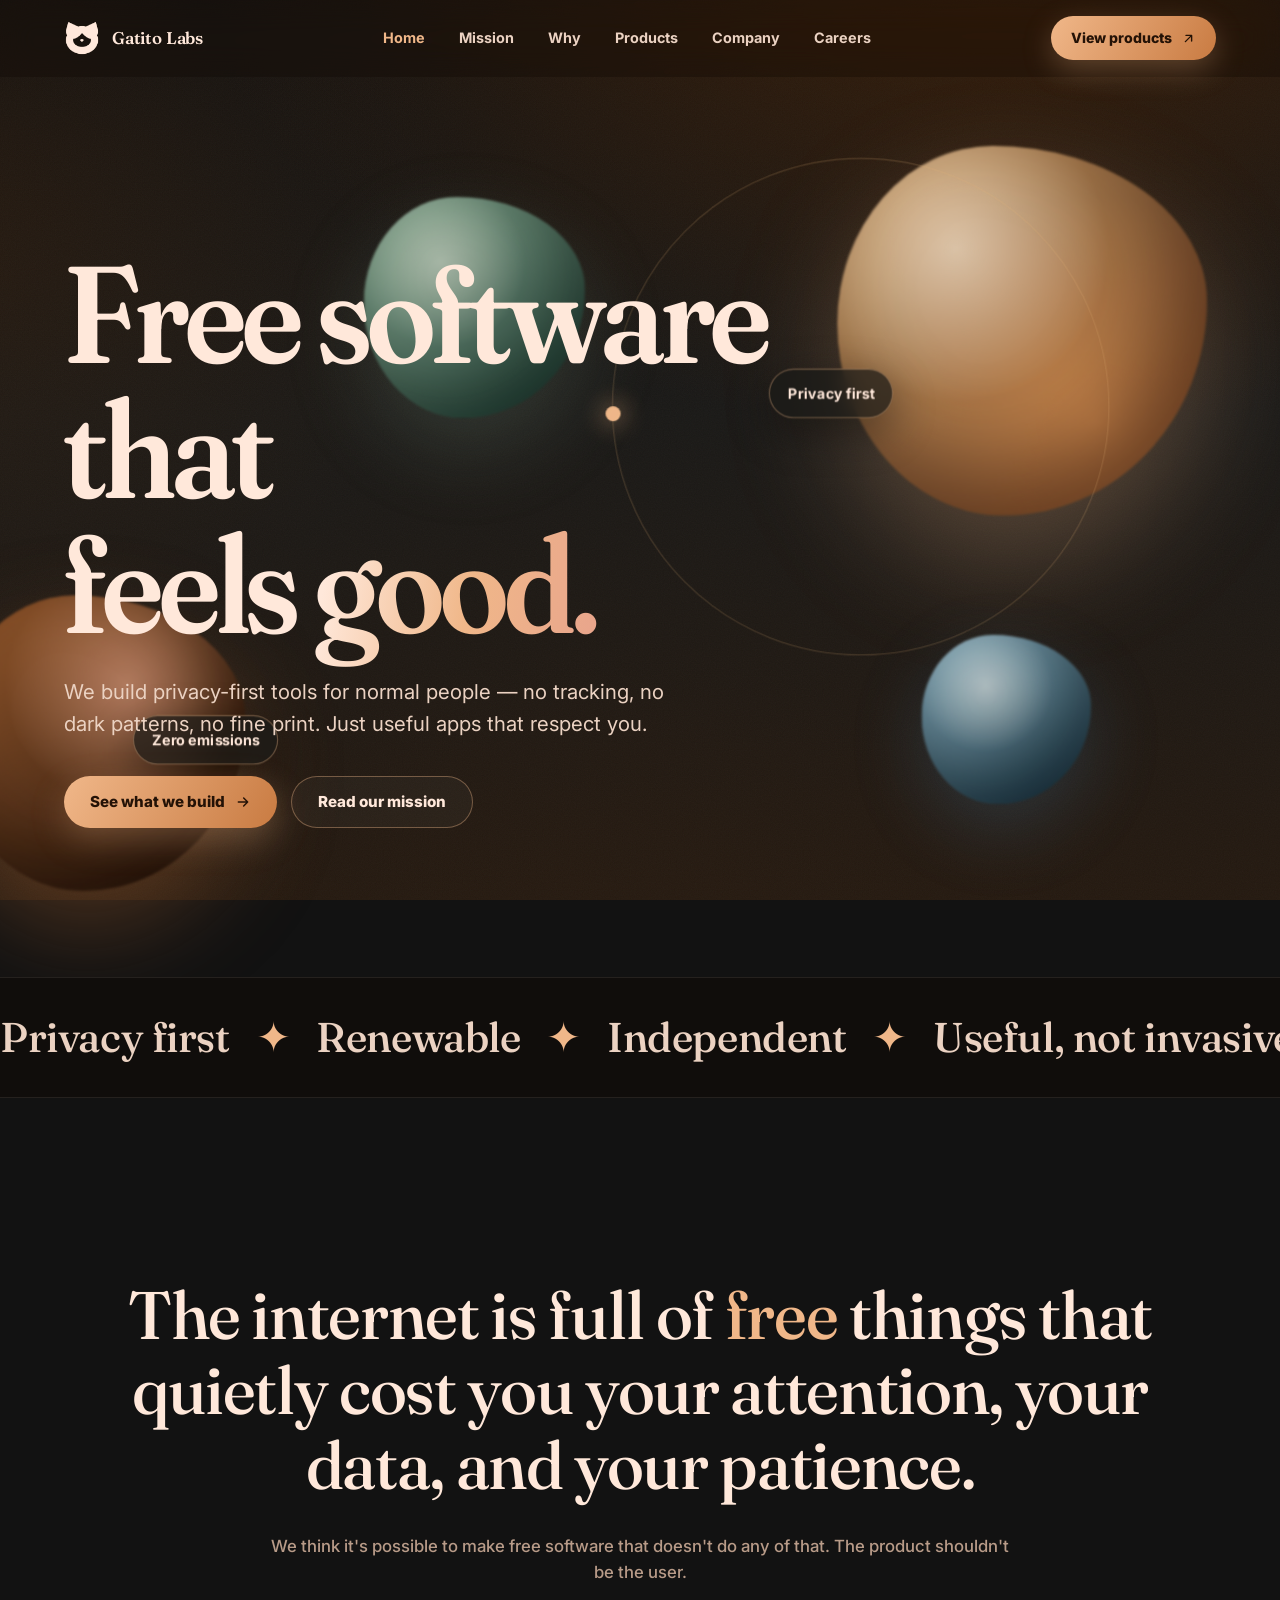
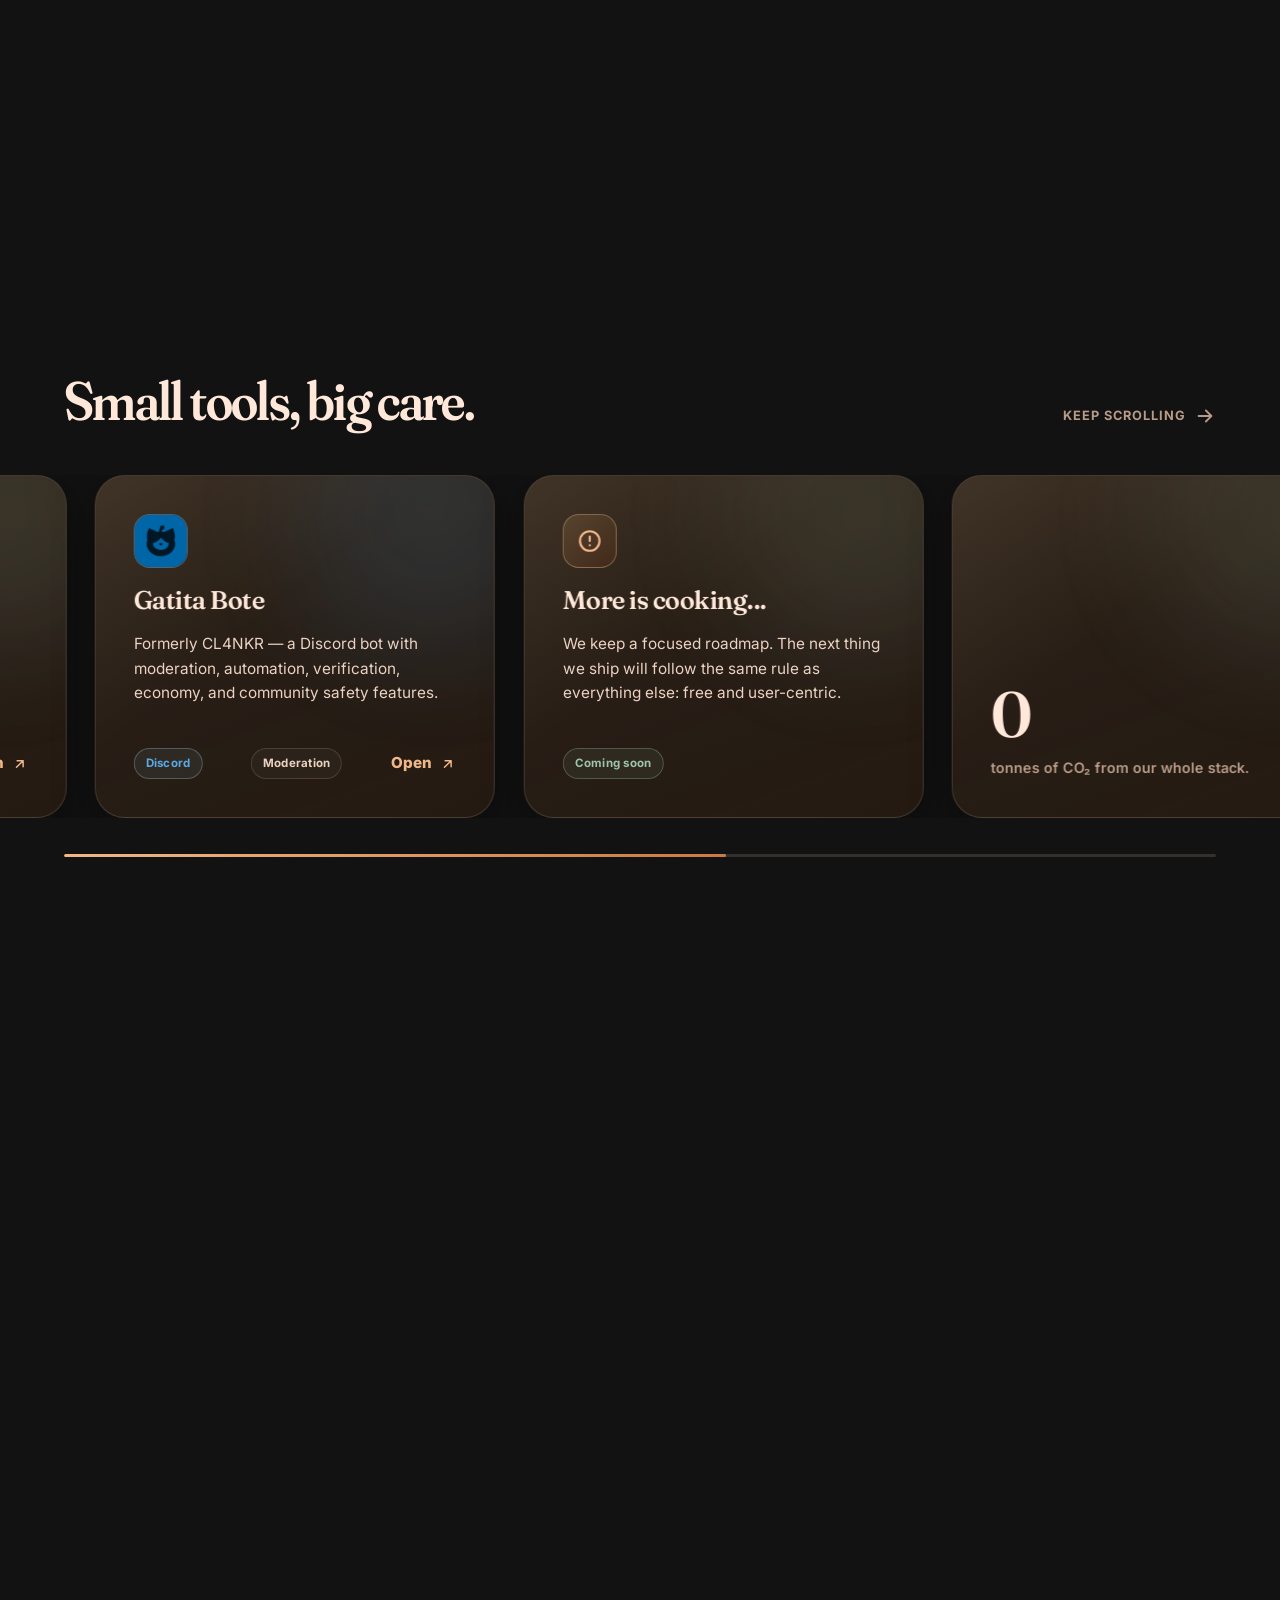
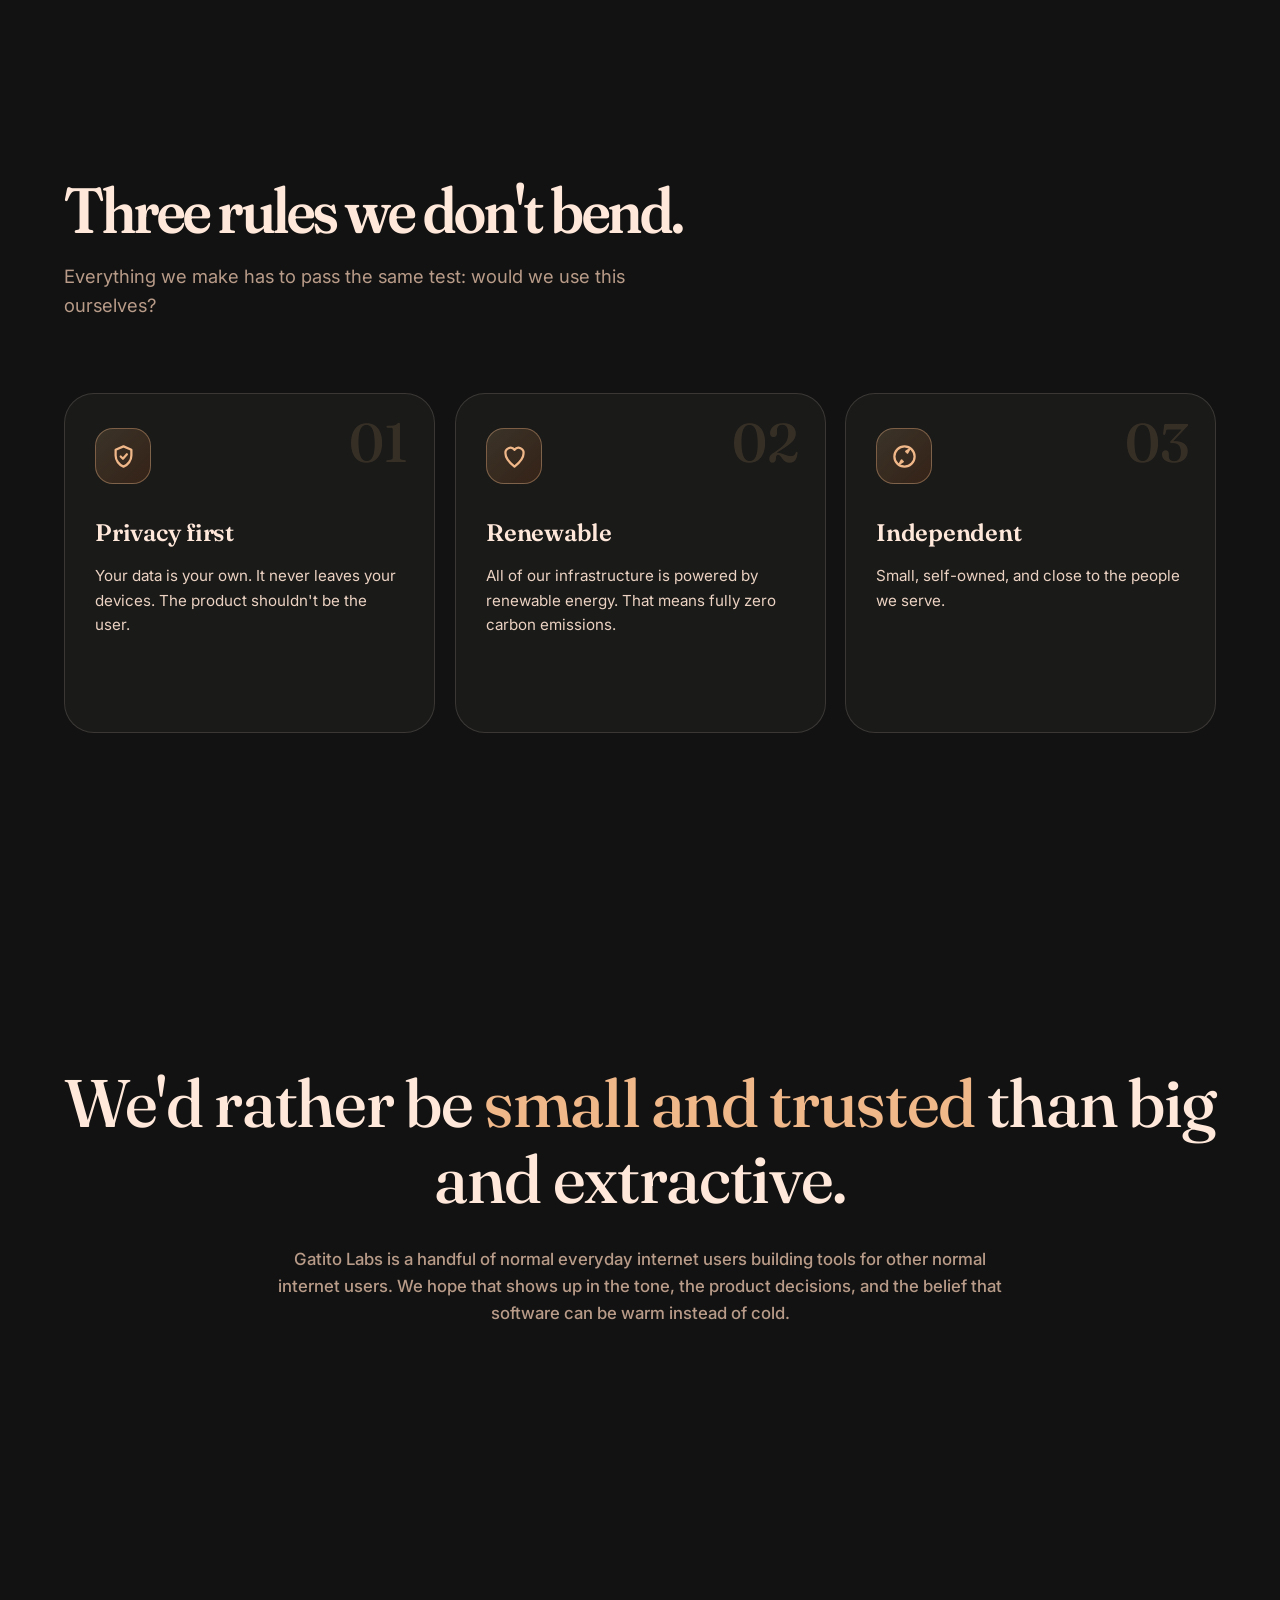
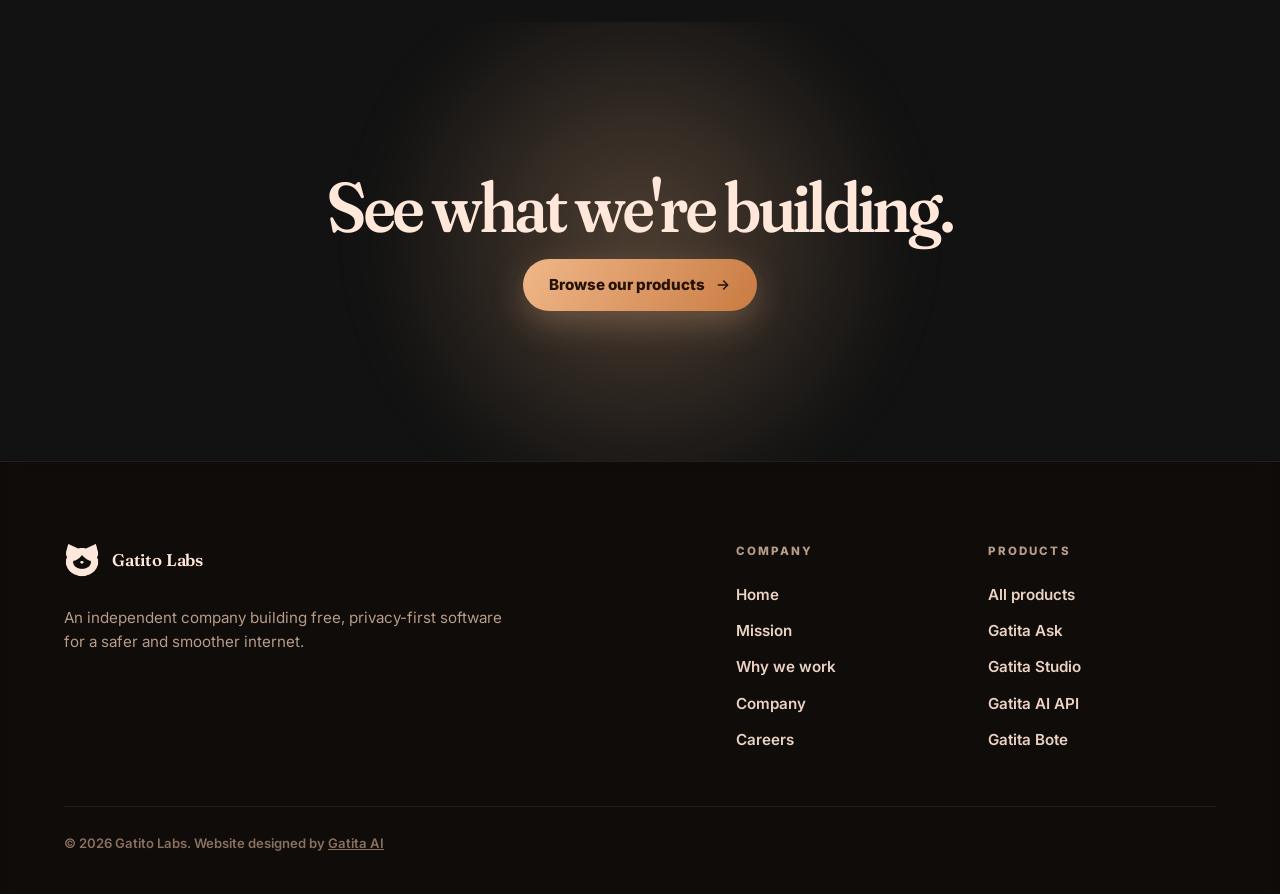
<file: index.html>
<!DOCTYPE html>
<html lang="en">
<head>
    <meta charset="UTF-8">
    <meta name="viewport" content="width=device-width, initial-scale=1.0">
    <title>Gatito Labs — Independent, privacy-first software</title>
    <meta name="description" content="Gatito Labs is the independent company behind Gatita AI, building free, privacy-first apps for a safer and smoother internet.">
    <meta name="theme-color" content="#1a1917">
    <link rel="icon" href="assets/logo.png" type="image/png">
    <link rel="preconnect" href="https://fonts.googleapis.com">
    <link rel="preconnect" href="https://fonts.gstatic.com" crossorigin>
    <link href="https://fonts.googleapis.com/css2?family=Fraunces:opsz,wght@9..144,300..700&family=Inter:wght@400;500;600;700;800&display=swap" rel="stylesheet">
    <link rel="stylesheet" href="styles.css">
</head>
<body>
    <div class="ambient" aria-hidden="true"></div>

    <a class="skip-link" href="#main">Skip to content</a>

    <header class="site-header">
        <nav class="site-nav container" aria-label="Gatito Labs navigation">
            <a class="brand" href="index.html" aria-label="Gatito Labs home">
                <span class="brand-mark"><img src="assets/logo_trans.webp" alt=""></span>
                <span class="brand-wordmark">
                    <strong>Gatito Labs</strong>
                </span>
            </a>
            <div class="nav-links" id="navMenu">
                <a class="active" href="index.html">Home</a>
                <a href="mission.html">Mission</a>
                <a href="why.html">Why</a>
                <a href="products.html">Products</a>
                <a href="company.html">Company</a>
                <a href="careers.html">Careers</a>
            </div>
            <a class="nav-cta" href="products.html">
                View products
                <svg viewBox="0 0 24 24" fill="none" stroke="currentColor" stroke-width="2.2" stroke-linecap="round" stroke-linejoin="round" aria-hidden="true"><path d="M7 17 17 7M8 7h9v9"/></svg>
            </a>
            <button class="nav-toggle" id="navToggle" aria-expanded="false" aria-controls="navMenu" aria-label="Open menu">
                <svg viewBox="0 0 24 24" fill="none" stroke="currentColor" stroke-width="2.2" stroke-linecap="round" aria-hidden="true"><path d="M4 7h16M4 12h16M4 17h16"/></svg>
            </button>
        </nav>
    </header>

    <div class="nav-scrim" id="navScrim" aria-hidden="true"></div>

    <main id="main">
        <!-- ============================ HERO ============================ -->
        <header class="labs-hero">
            <div class="hero-scene" aria-hidden="true">
                <div class="scene-depth" data-depth="back">
                    <span class="blob blob--gold"></span>
                    <span class="blob blob--ember"></span>
                </div>
                <div class="scene-depth" data-depth="mid">
                    <span class="orbit-ring"></span>
                    <span class="blob blob--sage"></span>
                </div>
                <div class="scene-depth" data-depth="front">
                    <span class="blob blob--sky"></span>
                    <span class="hero-float-chip chip-1">Privacy first</span>
                    <span class="hero-float-chip chip-2">Zero emissions</span>
                </div>
            </div>

            <div class="container hero-inner">
                <div class="hero-copy">
                    <h1 class="display">Free software that<br>feels <span class="grad-text">good.</span></h1>
                    <p class="lede">We build privacy-first tools for normal people — no tracking, no dark patterns, no fine print. Just useful apps that respect you.</p>
                    <div class="hero-actions">
                        <a class="btn btn--primary" href="products.html">
                            See what we build
                            <svg viewBox="0 0 24 24" fill="none" stroke="currentColor" stroke-width="2.2" stroke-linecap="round" stroke-linejoin="round" aria-hidden="true"><path d="M5 12h14M13 6l6 6-6 6"/></svg>
                        </a>
                        <a class="btn btn--ghost" href="mission.html">Read our mission</a>
                    </div>
                </div>
            </div>
        </header>

        <!-- ============================ MARQUEE ============================ -->
        <div class="marquee" aria-hidden="true">
            <div class="marquee-track">
                <span>Privacy first <i>✦</i></span><span>Renewable <i>✦</i></span><span>Independent <i>✦</i></span><span>Useful, not invasive <i>✦</i></span><span>Zero emissions <i>✦</i></span><span>Made by humans <i>✦</i></span><span>Quality over quantity <i>✦</i></span>
                <span>Privacy first <i>✦</i></span><span>Renewable <i>✦</i></span><span>Independent <i>✦</i></span><span>Useful, not invasive <i>✦</i></span><span>Zero emissions <i>✦</i></span><span>Made by humans <i>✦</i></span><span>Quality over quantity <i>✦</i></span>
            </div>
        </div>

        <!-- ============================ MANIFESTO ============================ -->
        <section class="statement" id="manifesto">
            <div class="container">
                <p data-reveal>The internet is full of <em>free</em> things that quietly cost you your attention, your data, and your patience.</p>
                <p class="sub" data-reveal>We think it's possible to make free software that doesn't do any of that. The product shouldn't be the user.</p>
            </div>
        </section>

        <!-- ============================ WHAT WE BUILD (horizontal) ============================ -->
        <section class="hscroll" id="build">
            <div class="hscroll-pin">
                <div class="container hscroll-head">
                    <div>
                        <h2 class="display">Small tools, big care.</h2>
                    </div>
                    <span class="hint">
                        Keep scrolling
                        <svg viewBox="0 0 24 24" fill="none" stroke="currentColor" stroke-width="2" stroke-linecap="round" stroke-linejoin="round" aria-hidden="true"><path d="M5 12h14M13 6l6 6-6 6"/></svg>
                    </span>
                </div>

                <div class="hscroll-viewport">
                    <div class="hscroll-track" data-reveal-group>
                        <article class="tilt-card" style="--glow:var(--gold-glow)">
                            <span class="card-glow"></span>
                            <span class="card-icon" aria-hidden="true">
                                <svg viewBox="0 0 24 24" fill="none" stroke="currentColor" stroke-width="2" stroke-linecap="round" stroke-linejoin="round"><path d="M12 4l1.7 4.3L18 10l-4.3 1.7L12 16l-1.7-4.3L6 10l4.3-1.7L12 4z"/><path d="M18.5 15l.8 2 2 .8-2 .8-.8 2-.8-2-2-.8 2-.8.8-2z"/></svg>
                            </span>
                            <h3>Gatita Ask</h3>
                            <p>A privacy-first AI chat experience with saved chats, temporary chats, file support, and research tools. Built for the toughest of tasks.</p>
                            <div class="card-foot">
                                <span class="tag tag--gold">AI chat</span>
                                <span class="tag">Notebook workspace</span>
                                <a class="text-link" href="https://gatita.tech" target="_blank" rel="noopener">Open <svg viewBox="0 0 24 24" fill="none" stroke="currentColor" stroke-width="2.2" stroke-linecap="round" stroke-linejoin="round" aria-hidden="true"><path d="M7 17 17 7M8 7h9v9"/></svg></a>
                            </div>
                        </article>

                        <article class="tilt-card" style="--glow:var(--gold-glow)">
                            <span class="card-glow"></span>
                            <span class="card-icon" aria-hidden="true">
                                <svg viewBox="0 0 24 24" fill="none" stroke="currentColor" stroke-width="2" stroke-linecap="round" stroke-linejoin="round"><polyline points="4 17 10 11 4 5"/><line x1="12" y1="19" x2="20" y2="19"/></svg>
                            </span>
                            <h3>Gatita Studio</h3>
                            <p>A full-screen terminal coding agent for Gatita — fast, local-first, and built to help you ship code right from your shell.</p>
                            <div class="card-foot">
                                <span class="tag tag--gold">Terminal</span>
                                <span class="tag tag--sage">Coding agent</span>
                                <a class="text-link" href="https://gatita.tech/studio" target="_blank" rel="noopener">Open <svg viewBox="0 0 24 24" fill="none" stroke="currentColor" stroke-width="2.2" stroke-linecap="round" stroke-linejoin="round" aria-hidden="true"><path d="M7 17 17 7M8 7h9v9"/></svg></a>
                            </div>
                        </article>

                        <article class="tilt-card" style="--glow:var(--sage-glow)">
                            <span class="card-glow"></span>
                            <span class="card-icon" aria-hidden="true">
                                <svg viewBox="0 0 24 24" fill="none" stroke="currentColor" stroke-width="2" stroke-linecap="round" stroke-linejoin="round"><polyline points="16 18 22 12 16 6"/><polyline points="8 6 2 12 8 18"/></svg>
                            </span>
                            <h3>Gatita AI API</h3>
                            <p>An OpenAI-compatible, privacy-first API running on our renewable, self-hosted infrastructure with zero training on your traffic.</p>
                            <div class="card-foot">
                                <span class="tag tag--gold">API</span>
                                <span class="tag tag--sage">Zero training</span>
                                <a class="text-link" href="https://gatita.tech/api.html" target="_blank" rel="noopener">Open <svg viewBox="0 0 24 24" fill="none" stroke="currentColor" stroke-width="2.2" stroke-linecap="round" stroke-linejoin="round" aria-hidden="true"><path d="M7 17 17 7M8 7h9v9"/></svg></a>
                            </div>
                        </article>

                        <article class="tilt-card" style="--glow:var(--sky-glow)">
                            <span class="card-glow"></span>
                            <span class="card-icon" style="padding:0;overflow:hidden;border-color:rgba(90,169,230,0.38)" aria-hidden="true">
                                <img src="assets/gatita-bote.png" alt="" style="width:100%;height:100%;object-fit:cover">
                            </span>
                            <h3>Gatita Bote</h3>
                            <p>Formerly CL4NKR — a Discord bot with moderation, automation, verification, economy, and community safety features.</p>
                            <div class="card-foot">
                                <span class="tag tag--sky">Discord</span>
                                <span class="tag">Moderation</span>
                                <a class="text-link" href="https://clankr.tech/" target="_blank" rel="noopener">Open <svg viewBox="0 0 24 24" fill="none" stroke="currentColor" stroke-width="2.2" stroke-linecap="round" stroke-linejoin="round" aria-hidden="true"><path d="M7 17 17 7M8 7h9v9"/></svg></a>
                            </div>
                        </article>

                        <article class="tilt-card" style="--glow:var(--sage-glow)">
                            <span class="card-glow"></span>
                            <span class="card-icon" aria-hidden="true">
                                <svg viewBox="0 0 24 24" fill="none" stroke="currentColor" stroke-width="2" stroke-linecap="round" stroke-linejoin="round"><circle cx="12" cy="12" r="9"/><path d="M12 8v4M12 16h.01"/></svg>
                            </span>
                            <h3>More is cooking...</h3>
                            <p>We keep a focused roadmap. The next thing we ship will follow the same rule as everything else: free and user-centric.</p>
                            <div class="card-foot">
                                <span class="tag tag--sage">Coming soon</span>
                            </div>
                        </article>

                        <article class="tilt-card" style="--glow:var(--sage-glow)">
                            <span class="card-glow"></span>
                            <div class="card-foot" style="flex-direction:column;align-items:flex-start;gap:10px">
                                <span class="stat-big"><span data-count="0">0</span></span>
                                <span>tonnes of CO₂ from our whole stack.</span>
                            </div>
                        </article>

                        <article class="tilt-card" style="--glow:var(--gold-glow)">
                            <span class="card-glow"></span>
                            <div class="card-foot" style="flex-direction:column;align-items:flex-start;gap:10px">
                                <span class="stat-big"><span data-count="100">0</span><sup style="font-size:0.4em;color:var(--gold)">%</sup></span>
                                <span>independent. No investors steering our goals.</span>
                            </div>
                        </article>

                        <article class="tilt-card" style="--glow:var(--sky-glow)">
                            <span class="card-glow"></span>
                            <div class="card-foot" style="flex-direction:column;align-items:flex-start;gap:10px">
                                <span class="stat-big"><span data-count="4">0</span></span>
                                <span>products shipped so far, each one free and privacy-focused.</span>
                            </div>
                        </article>
                    </div>
                </div>

                <div class="container hscroll-progress" aria-hidden="true"><i></i></div>
            </div>
        </section>

        <!-- ============================ VALUES ============================ -->
        <section class="section" id="values">
            <div class="container">
                <div class="section-head">
                    <h2 class="display">Three rules we don't bend.</h2>
                    <p>Everything we make has to pass the same test: would we use this ourselves?</p>
                </div>

                <div class="values-grid" data-reveal-group>
                    <article class="value-card" data-reveal>
                        <span class="num">01</span>
                        <span class="card-icon" aria-hidden="true">
                            <svg viewBox="0 0 24 24" fill="none" stroke="currentColor" stroke-width="2" stroke-linecap="round" stroke-linejoin="round"><path d="M12 3l7 3v5c0 4.5-3 8.5-7 10-4-1.5-7-5.5-7-10V6l7-3z"/><path d="M9.5 12l2 2 3.5-4"/></svg>
                        </span>
                        <h3>Privacy first</h3>
                        <p>Your data is your own. It never leaves your devices. The product shouldn't be the user.</p>
                    </article>

                    <article class="value-card" data-reveal>
                        <span class="num">02</span>
                        <span class="card-icon" aria-hidden="true">
                            <svg viewBox="0 0 24 24" fill="none" stroke="currentColor" stroke-width="2" stroke-linecap="round" stroke-linejoin="round"><path d="M12 21C7 17 4 13.5 4 9.5A4.5 4.5 0 0 1 12 6a4.5 4.5 0 0 1 8 3.5C20 13.5 17 17 12 21z"/></svg>
                        </span>
                        <h3>Renewable</h3>
                        <p>All of our infrastructure is powered by renewable energy. That means fully zero carbon emissions.</p>
                    </article>

                    <article class="value-card" data-reveal>
                        <span class="num">03</span>
                        <span class="card-icon" aria-hidden="true">
                            <svg viewBox="0 0 24 24" fill="none" stroke="currentColor" stroke-width="2" stroke-linecap="round" stroke-linejoin="round"><circle cx="12" cy="12" r="9"/><path d="M14.5 8.5 16 6l-2.5 1.5M9.5 15.5 8 18l2.5-1.5"/></svg>
                        </span>
                        <h3>Independent</h3>
                        <p>Small, self-owned, and close to the people we serve.</p>
                    </article>
                </div>
            </div>
        </section>

        <!-- ============================ ETHOS ============================ -->
        <section class="statement" id="ethos">
            <div class="container">
                <p data-reveal>We'd rather be <em>small and trusted</em> than big and extractive.</p>
                <p class="sub" data-reveal>Gatito Labs is a handful of normal everyday internet users building tools for other normal internet users. We hope that shows up in the tone, the product decisions, and the belief that software can be warm instead of cold.</p>
                <p style="margin-top:34px"><a class="btn btn--ghost" data-reveal href="company.html">Meet the company</a></p>
            </div>
        </section>

        <!-- ============================ CTA ============================ -->
        <section class="cta-band">
            <div class="container">
                <h2 class="display" data-reveal>See what we're building.</h2>
                <a class="btn btn--primary" data-reveal href="products.html">
                    Browse our products
                    <svg viewBox="0 0 24 24" fill="none" stroke="currentColor" stroke-width="2.2" stroke-linecap="round" stroke-linejoin="round" aria-hidden="true"><path d="M5 12h14M13 6l6 6-6 6"/></svg>
                </a>
            </div>
        </section>
    </main>

    <footer class="site-footer">
        <div class="container">
            <div class="footer-top">
                <div class="footer-brand">
                    <a class="brand" href="index.html" aria-label="Gatito Labs home">
                        <span class="brand-mark"><img src="assets/logo_trans.webp" alt=""></span>
                        <span class="brand-wordmark">
                            <strong>Gatito Labs</strong>
                        </span>
                    </a>
                    <p>An independent company building free, privacy-first software for a safer and smoother internet.</p>
                </div>
                <div class="footer-links">
                    <div class="footer-col">
                        <h4>Company</h4>
                        <a href="index.html">Home</a>
                        <a href="mission.html">Mission</a>
                        <a href="why.html">Why we work</a>
                        <a href="company.html">Company</a>
                        <a href="careers.html">Careers</a>
                    </div>
                    <div class="footer-col">
                        <h4>Products</h4>
                        <a href="products.html">All products</a>
                        <a href="https://gatita.tech" target="_blank" rel="noopener">Gatita Ask</a>
                        <a href="https://gatita.tech/studio" target="_blank" rel="noopener">Gatita Studio</a>
                        <a href="https://gatita.tech/api.html" target="_blank" rel="noopener">Gatita AI API</a>
                        <a href="https://clankr.tech/" target="_blank" rel="noopener">Gatita Bote</a>
                    </div>
                </div>
            </div>
            <div class="footer-bottom">
                <span>© 2026 Gatito Labs. Website designed by <a href="https://gatita.tech" target="_blank" rel="noopener">Gatita AI</a></span>
            </div>
        </div>
    </footer>

    <script src="script.js"></script>
</body>
</html>
</file>
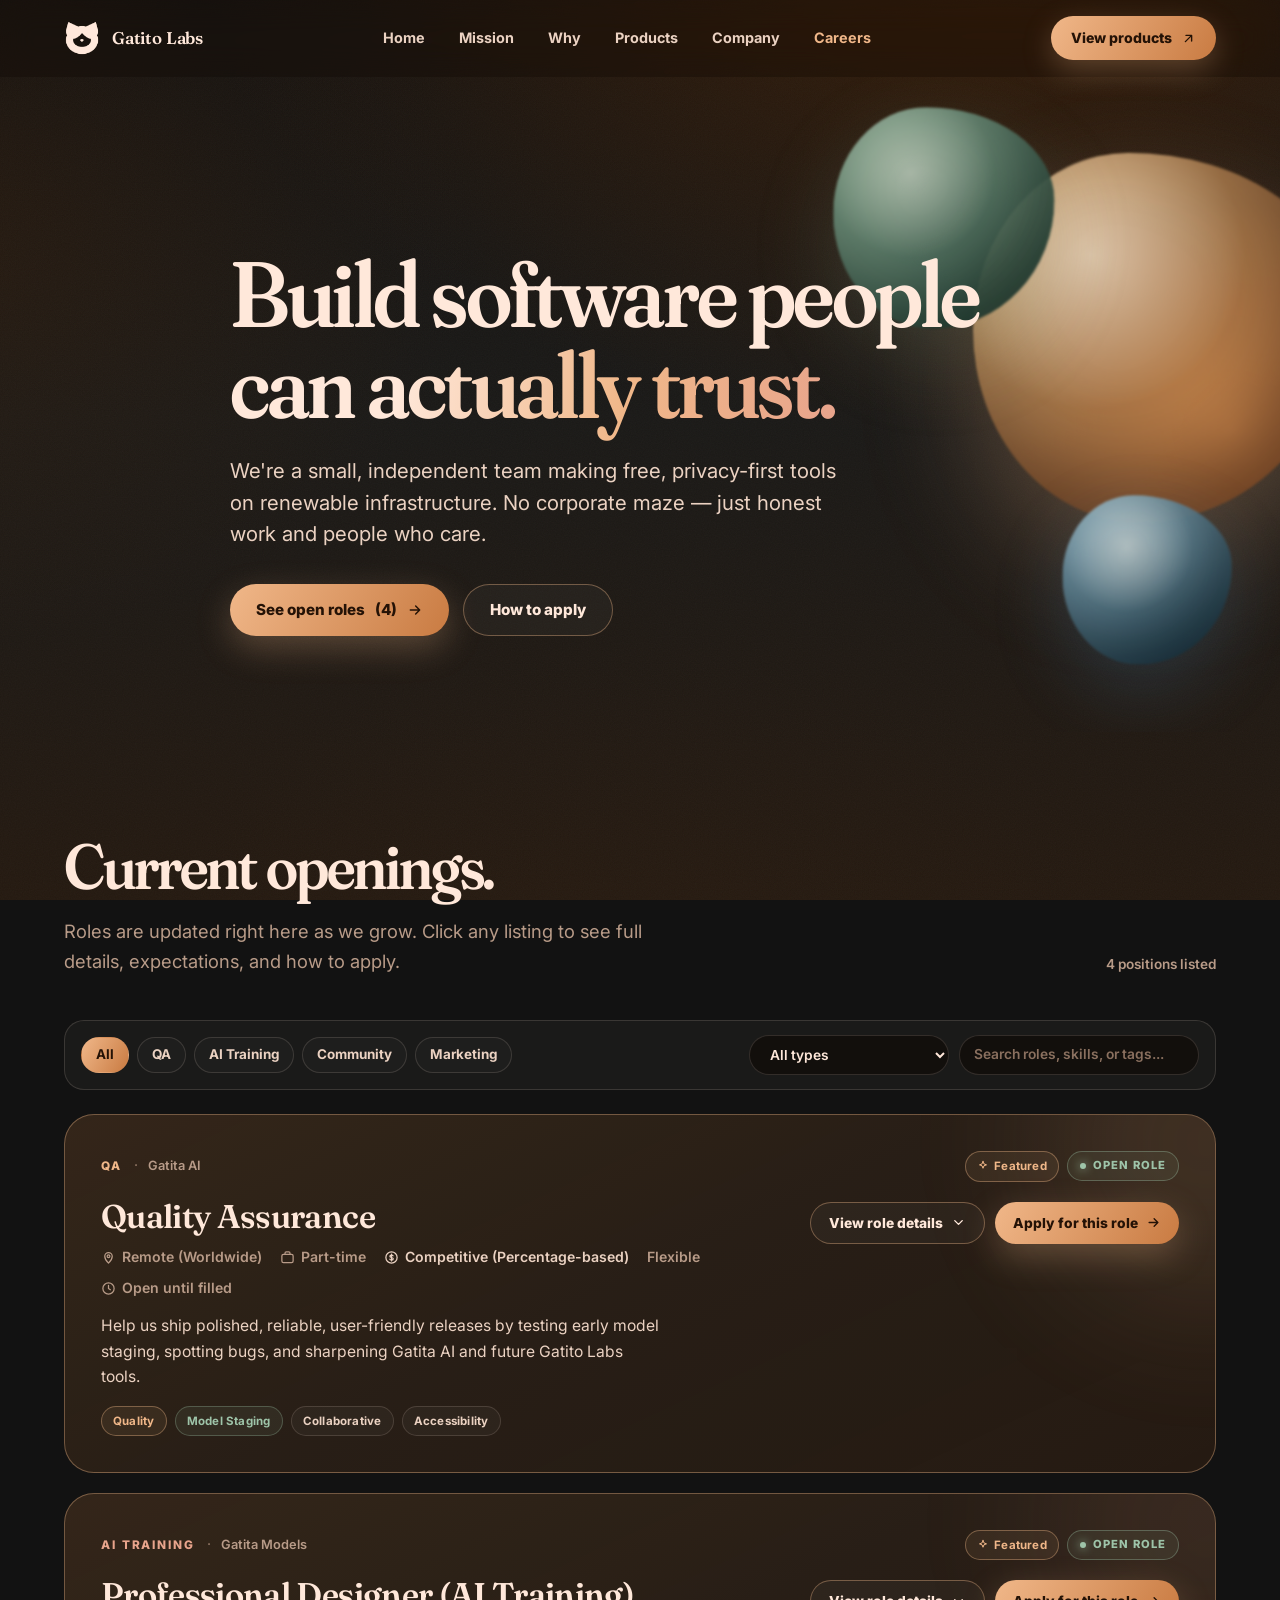
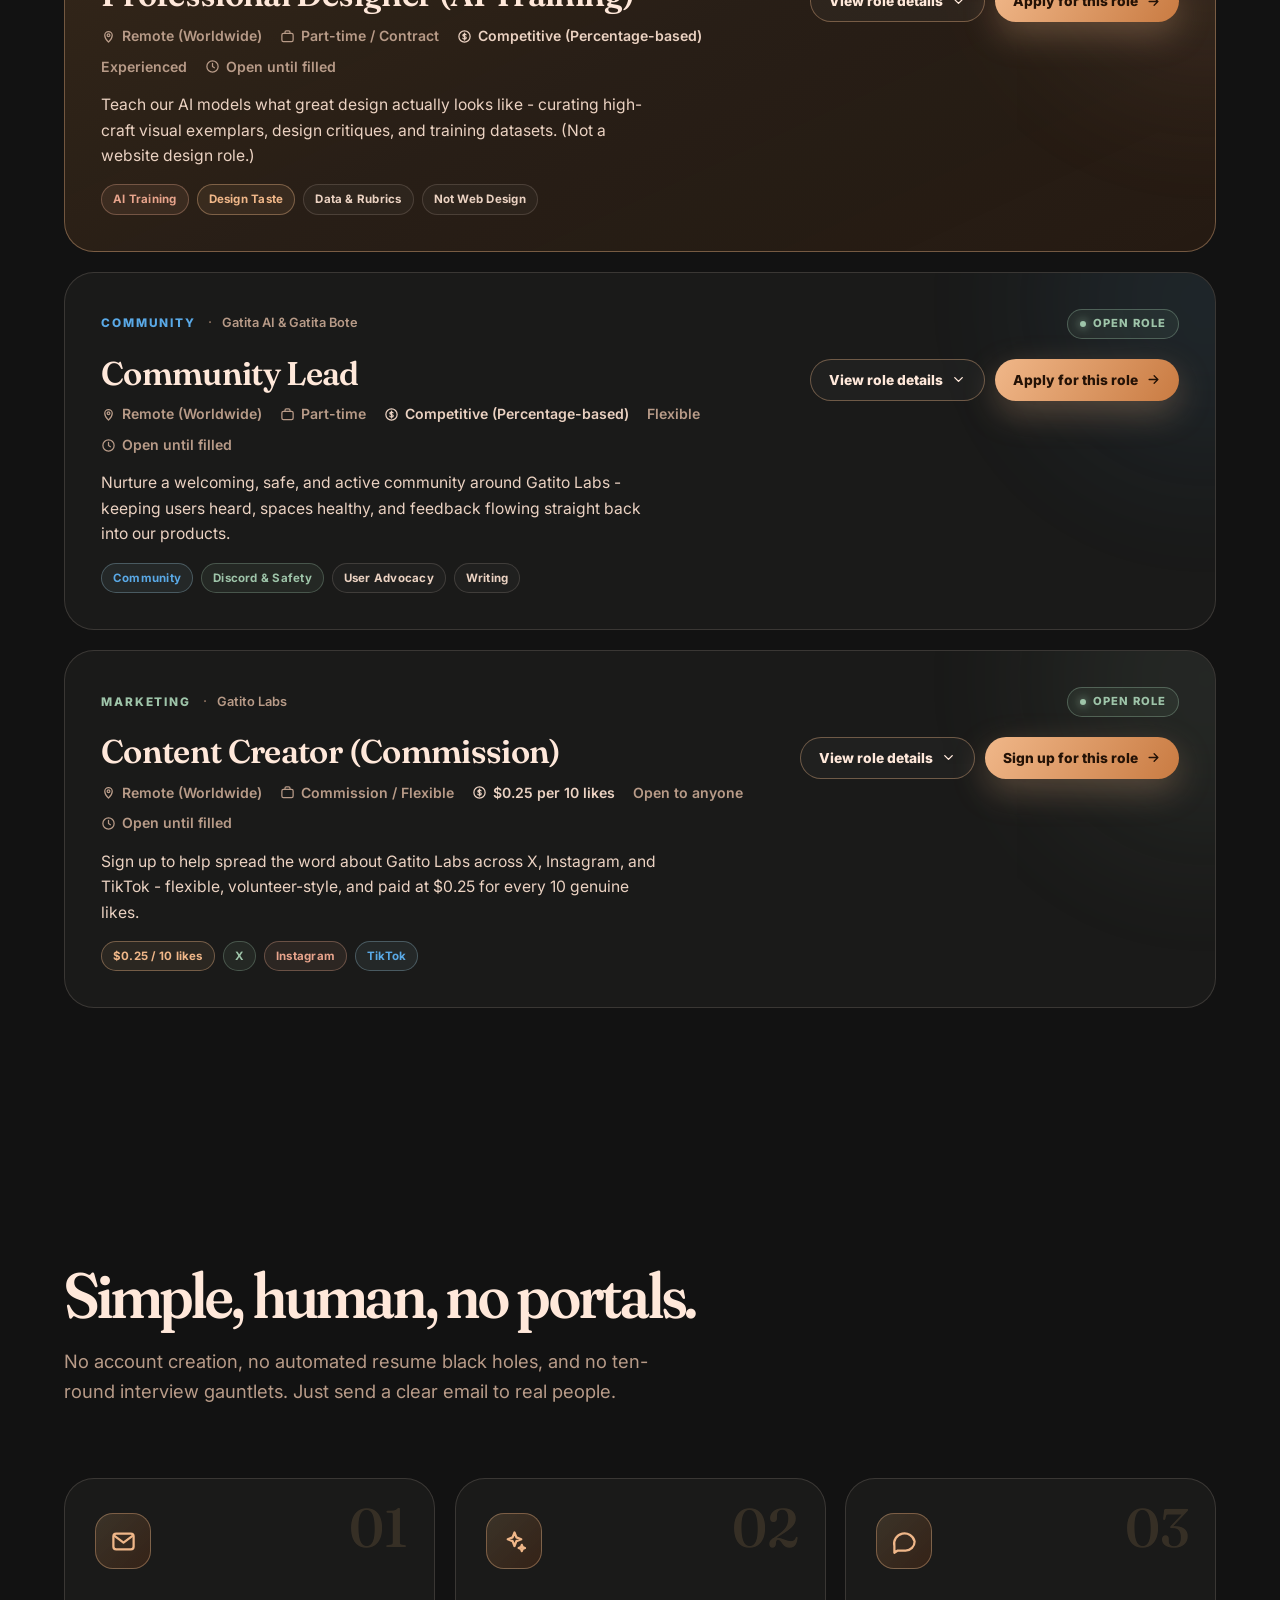
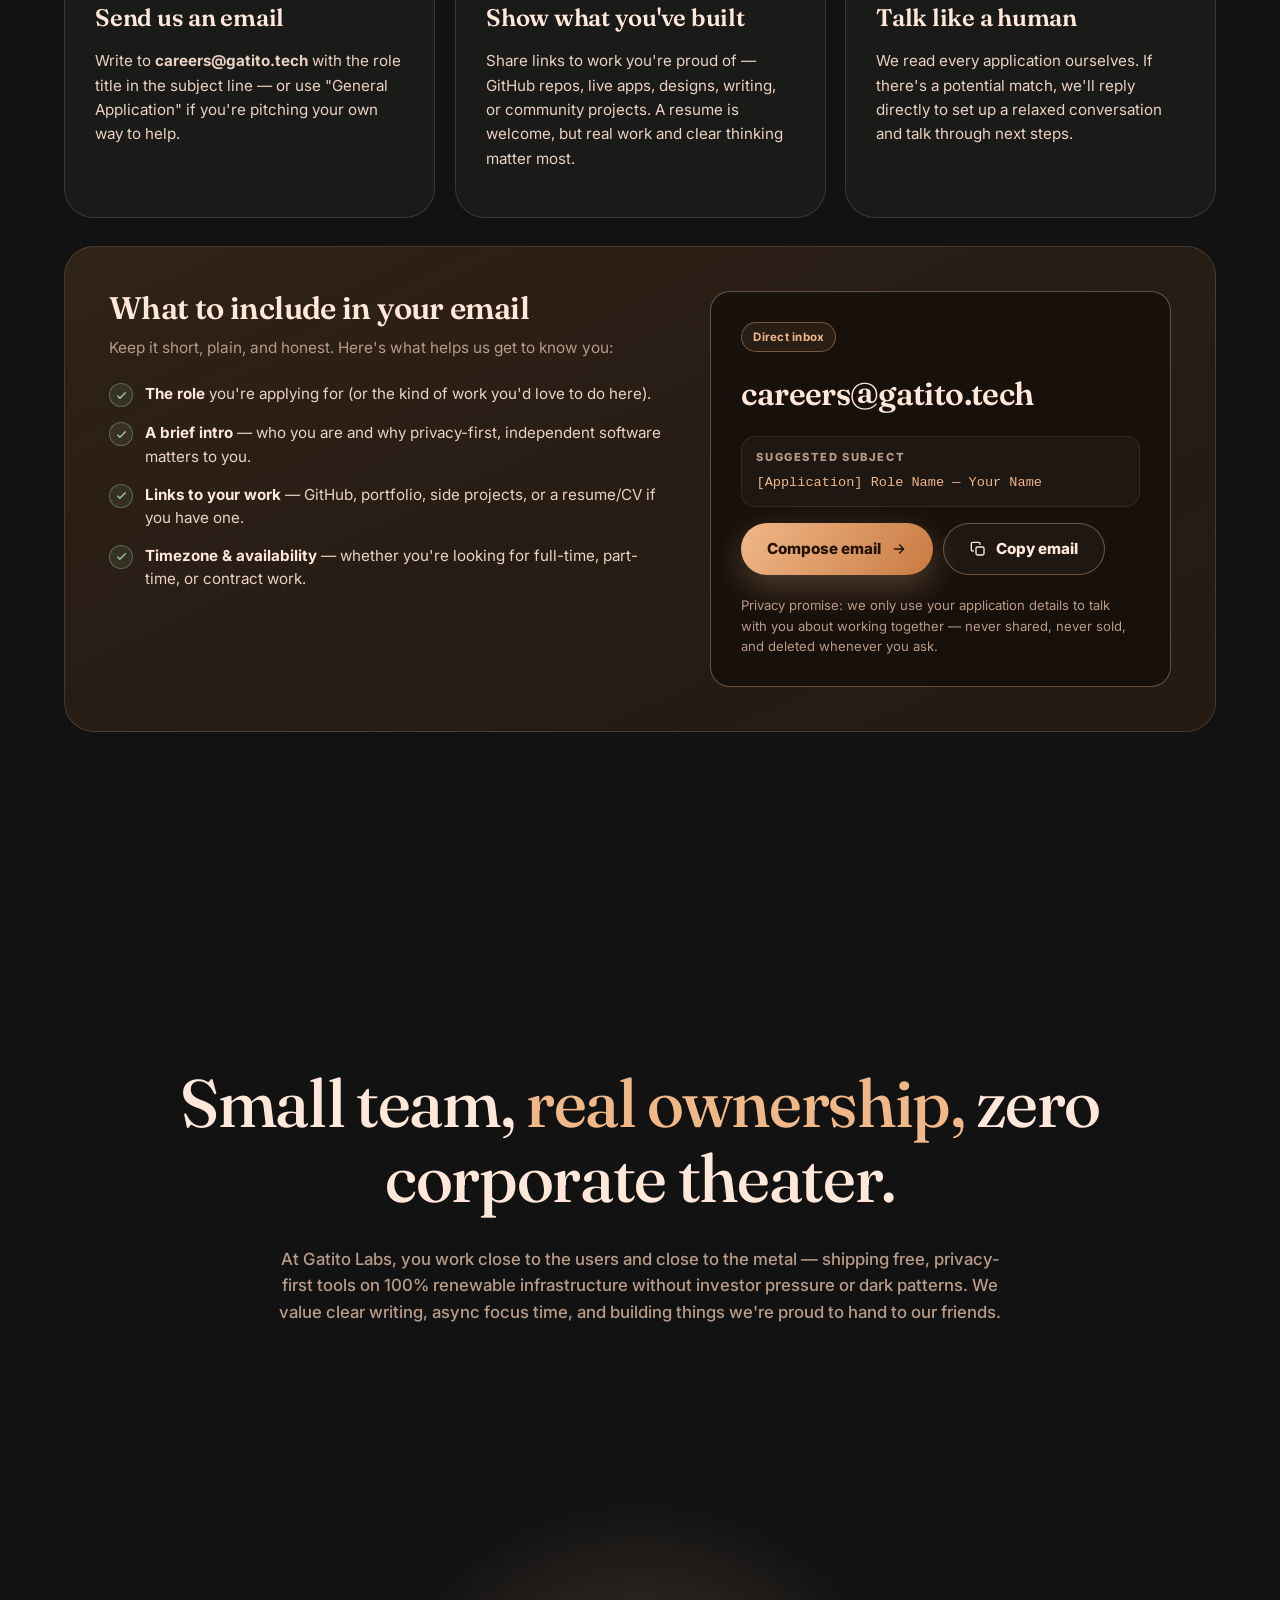
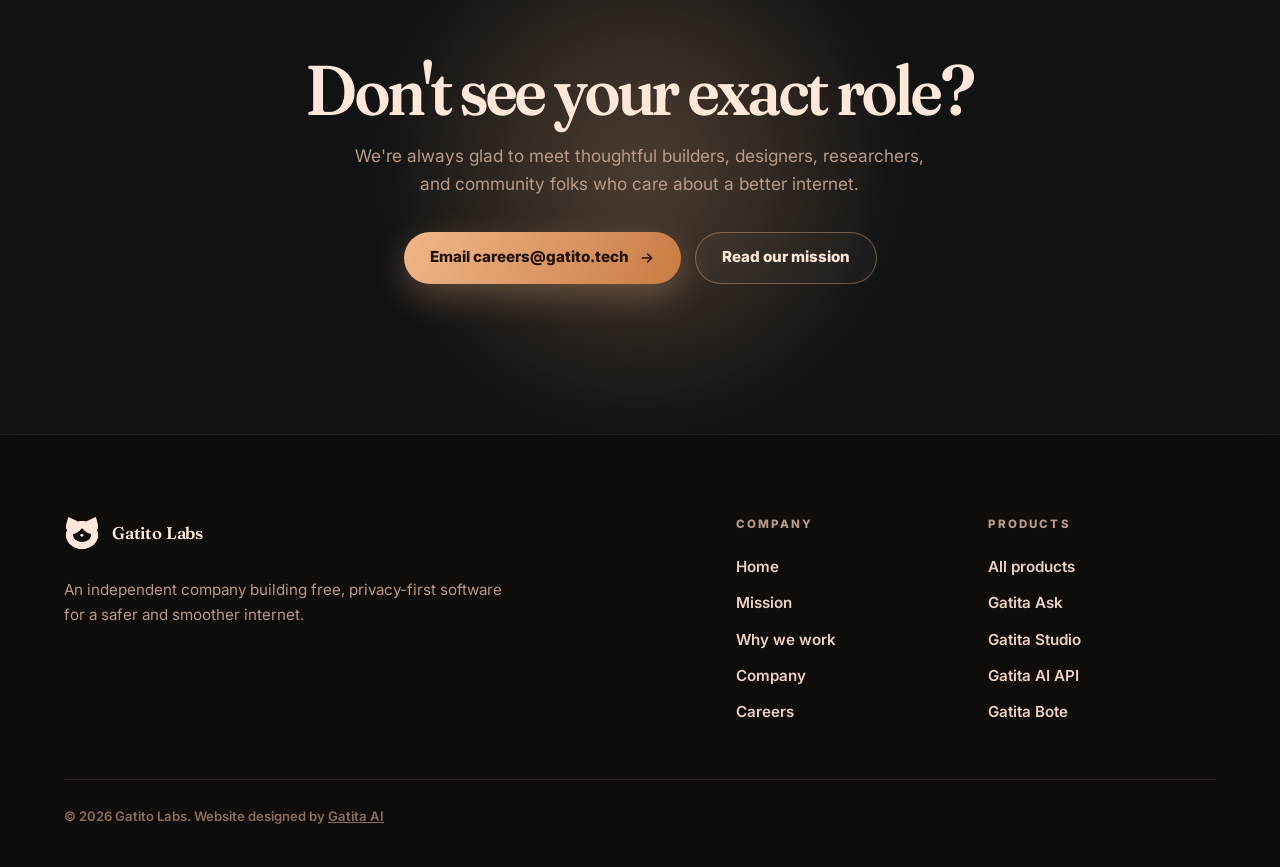
<file: careers.html>
<!DOCTYPE html>
<html lang="en">
<head>
    <meta charset="UTF-8">
    <meta name="viewport" content="width=device-width, initial-scale=1.0">
    <title>Careers | Gatito Labs</title>
    <meta name="description" content="Join Gatito Labs — an independent company building free, privacy-first software on renewable infrastructure. See open roles and learn how to apply.">
    <meta name="theme-color" content="#1a1917">
    <link rel="icon" href="assets/logo.png" type="image/png">
    <link rel="preconnect" href="https://fonts.googleapis.com">
    <link rel="preconnect" href="https://fonts.gstatic.com" crossorigin>
    <link href="https://fonts.googleapis.com/css2?family=Fraunces:opsz,wght@9..144,300..700&family=Inter:wght@400;500;600;700;800&display=swap" rel="stylesheet">
    <link rel="stylesheet" href="styles.css">
</head>
<body>
    <div class="ambient" aria-hidden="true"></div>

    <a class="skip-link" href="#main">Skip to content</a>

    <header class="site-header">
        <nav class="site-nav container" aria-label="Gatito Labs navigation">
            <a class="brand" href="index.html" aria-label="Gatito Labs home">
                <span class="brand-mark"><img src="assets/logo_trans.webp" alt=""></span>
                <span class="brand-wordmark">
                    <strong>Gatito Labs</strong>
                </span>
            </a>
            <div class="nav-links" id="navMenu">
                <a href="index.html">Home</a>
                <a href="mission.html">Mission</a>
                <a href="why.html">Why</a>
                <a href="products.html">Products</a>
                <a href="company.html">Company</a>
                <a class="active" href="careers.html">Careers</a>
            </div>
            <a class="nav-cta" href="products.html">
                View products
                <svg viewBox="0 0 24 24" fill="none" stroke="currentColor" stroke-width="2.2" stroke-linecap="round" stroke-linejoin="round" aria-hidden="true"><path d="M7 17 17 7M8 7h9v9"/></svg>
            </a>
            <button class="nav-toggle" id="navToggle" aria-expanded="false" aria-controls="navMenu" aria-label="Open menu">
                <svg viewBox="0 0 24 24" fill="none" stroke="currentColor" stroke-width="2.2" stroke-linecap="round" stroke-linejoin="round" aria-hidden="true"><path d="M4 7h16M4 12h16M4 17h16"/></svg>
            </button>
        </nav>
    </header>

    <div class="nav-scrim" id="navScrim" aria-hidden="true"></div>

    <main id="main">
        <!-- ============================ HERO ============================ -->
        <header class="page-hero">
            <div class="hero-scene" aria-hidden="true">
                <div class="scene-depth" data-depth="back">
                    <span class="blob blob--gold" style="top:10%;right:-7%"></span>
                </div>
                <div class="scene-depth" data-depth="mid">
                    <span class="blob blob--sage" style="top:8%;left:auto;right:20%"></span>
                </div>
                <div class="scene-depth" data-depth="front">
                    <span class="blob blob--sky" style="bottom:14%;right:8%"></span>
                </div>
            </div>
            <div class="container hero-inner">
                <h1 class="display" data-reveal>Build software people can <span class="grad-text">actually trust.</span></h1>
                <p class="lede" data-reveal>We're a small, independent team making free, privacy-first tools on renewable infrastructure. No corporate maze — just honest work and people who care.</p>
                <div class="hero-actions" style="margin-top:34px" data-reveal>
                    <a class="btn btn--primary" href="#open-roles">
                        See open roles<span id="heroRoleCount"></span>
                        <svg viewBox="0 0 24 24" fill="none" stroke="currentColor" stroke-width="2.2" stroke-linecap="round" stroke-linejoin="round" aria-hidden="true"><path d="M5 12h14M13 6l6 6-6 6"/></svg>
                    </a>
                    <a class="btn btn--ghost" href="#how-to-apply">How to apply</a>
                </div>
            </div>
        </header>

        <!-- ============================ OPEN ROLES ============================ -->
        <section class="section section--tight" id="open-roles">
            <div class="container">
                <div id="demoPreviewSlot"></div>

                <div class="careers-head">
                    <div class="section-head" style="margin-bottom:0">
                        <h2 class="display">Current openings.</h2>
                        <p>Roles are updated right here as we grow. Click any listing to see full details, expectations, and how to apply.</p>
                    </div>
                    <div class="careers-head-meta">
                        <span class="careers-results-count" id="jobsResultsSummary" aria-live="polite"></span>
                    </div>
                </div>

                <div id="jobsFilters" class="jobs-filters" hidden></div>

                <div id="jobsList" class="jobs-list">
                    <noscript>
                        <div class="jobs-empty">
                            <span class="status-badge">Direct applications</span>
                            <h3 class="display">Apply directly by email.</h3>
                            <p>JavaScript is disabled, so interactive listings are hidden. You can always reach our team directly at <a class="text-link" href="mailto:careers@gatito.tech">careers@gatito.tech</a>.</p>
                        </div>
                    </noscript>
                </div>
            </div>
        </section>

        <!-- ============================ HOW TO APPLY ============================ -->
        <section class="section" id="how-to-apply">
            <div class="container">
                <div class="section-head">
                    <h2 class="display" data-reveal>Simple, human, no portals.</h2>
                    <p data-reveal>No account creation, no automated resume black holes, and no ten-round interview gauntlets. Just send a clear email to real people.</p>
                </div>

                <div class="values-grid" data-reveal-group>
                    <article class="value-card" data-reveal>
                        <span class="num">01</span>
                        <span class="card-icon" aria-hidden="true">
                            <svg viewBox="0 0 24 24" fill="none" stroke="currentColor" stroke-width="2" stroke-linecap="round" stroke-linejoin="round"><rect x="3" y="5" width="18" height="14" rx="2.5"/><path d="m4 7 8 6 8-6"/></svg>
                        </span>
                        <h3>Send us an email</h3>
                        <p>Write to <strong data-careers-email-text>careers@gatito.tech</strong> with the role title in the subject line — or use "General Application" if you're pitching your own way to help.</p>
                    </article>

                    <article class="value-card" data-reveal>
                        <span class="num">02</span>
                        <span class="card-icon" aria-hidden="true">
                            <svg viewBox="0 0 24 24" fill="none" stroke="currentColor" stroke-width="2" stroke-linecap="round" stroke-linejoin="round"><path d="M12 4l1.7 4.3L18 10l-4.3 1.7L12 16l-1.7-4.3L6 10l4.3-1.7L12 4z"/><path d="M18.5 15l.8 2 2 .8-2 .8-.8 2-.8-2-2-.8 2-.8.8-2z"/></svg>
                        </span>
                        <h3>Show what you've built</h3>
                        <p>Share links to work you're proud of — GitHub repos, live apps, designs, writing, or community projects. A resume is welcome, but real work and clear thinking matter most.</p>
                    </article>

                    <article class="value-card" data-reveal>
                        <span class="num">03</span>
                        <span class="card-icon" aria-hidden="true">
                            <svg viewBox="0 0 24 24" fill="none" stroke="currentColor" stroke-width="2" stroke-linecap="round" stroke-linejoin="round"><path d="M21 12a8 8 0 0 1-8 8H6l-3 2v-6a8 8 0 1 1 18-4z"/></svg>
                        </span>
                        <h3>Talk like a human</h3>
                        <p>We read every application ourselves. If there's a potential match, we'll reply directly to set up a relaxed conversation and talk through next steps.</p>
                    </article>
                </div>

                <!-- Direct email & application checklist card -->
                <div class="apply-panel" data-reveal>
                    <div class="apply-checklist">
                        <h3>What to include in your email</h3>
                        <p class="apply-sub">Keep it short, plain, and honest. Here's what helps us get to know you:</p>
                        <ul class="careers-checklist">
                            <li>
                                <span class="check-dot" aria-hidden="true">
                                    <svg viewBox="0 0 24 24" fill="none" stroke="currentColor" stroke-width="2.5" stroke-linecap="round" stroke-linejoin="round"><path d="m5 13 4 4L19 7"/></svg>
                                </span>
                                <span><strong>The role</strong> you're applying for (or the kind of work you'd love to do here).</span>
                            </li>
                            <li>
                                <span class="check-dot" aria-hidden="true">
                                    <svg viewBox="0 0 24 24" fill="none" stroke="currentColor" stroke-width="2.5" stroke-linecap="round" stroke-linejoin="round"><path d="m5 13 4 4L19 7"/></svg>
                                </span>
                                <span><strong>A brief intro</strong> — who you are and why privacy-first, independent software matters to you.</span>
                            </li>
                            <li>
                                <span class="check-dot" aria-hidden="true">
                                    <svg viewBox="0 0 24 24" fill="none" stroke="currentColor" stroke-width="2.5" stroke-linecap="round" stroke-linejoin="round"><path d="m5 13 4 4L19 7"/></svg>
                                </span>
                                <span><strong>Links to your work</strong> — GitHub, portfolio, side projects, or a resume/CV if you have one.</span>
                            </li>
                            <li>
                                <span class="check-dot" aria-hidden="true">
                                    <svg viewBox="0 0 24 24" fill="none" stroke="currentColor" stroke-width="2.5" stroke-linecap="round" stroke-linejoin="round"><path d="m5 13 4 4L19 7"/></svg>
                                </span>
                                <span><strong>Timezone &amp; availability</strong> — whether you're looking for full-time, part-time, or contract work.</span>
                            </li>
                        </ul>
                    </div>

                    <div class="apply-inbox">
                        <span class="tag tag--gold">Direct inbox</span>
                        <a class="apply-email-address" href="mailto:careers@gatito.tech" data-careers-mailto data-careers-email-text>careers@gatito.tech</a>
                        <div class="apply-subject-hint">
                            <span>Suggested subject</span>
                            <code>[Application] Role Name — Your Name</code>
                        </div>
                        <div class="apply-inbox-actions">
                            <a class="btn btn--primary" href="mailto:careers@gatito.tech" data-careers-mailto>
                                Compose email
                                <svg viewBox="0 0 24 24" fill="none" stroke="currentColor" stroke-width="2.2" stroke-linecap="round" stroke-linejoin="round" aria-hidden="true"><path d="M5 12h14M13 6l6 6-6 6"/></svg>
                            </a>
                            <button class="btn btn--ghost" type="button" data-copy-email>
                                <svg viewBox="0 0 24 24" fill="none" stroke="currentColor" stroke-width="2" stroke-linecap="round" stroke-linejoin="round" aria-hidden="true"><rect x="9" y="9" width="12" height="12" rx="2.2"/><path d="M5 15H4a2 2 0 0 1-2-2V4a2 2 0 0 1 2-2h9a2 2 0 0 1 2 2v1"/></svg>
                                <span class="copy-label">Copy email</span>
                            </button>
                        </div>
                        <p class="apply-privacy-note">Privacy promise: we only use your application details to talk with you about working together — never shared, never sold, and deleted whenever you ask.</p>
                    </div>
                </div>
            </div>
        </section>

        <!-- ============================ HOW WE WORK ============================ -->
        <section class="statement">
            <div class="container">
                <p data-reveal>Small team, <em>real ownership,</em> zero corporate theater.</p>
                <p class="sub" data-reveal>At Gatito Labs, you work close to the users and close to the metal — shipping free, privacy-first tools on 100% renewable infrastructure without investor pressure or dark patterns. We value clear writing, async focus time, and building things we're proud to hand to our friends.</p>
            </div>
        </section>

        <!-- ============================ CTA ============================ -->
        <section class="cta-band">
            <div class="container">
                <h2 class="display" data-reveal>Don't see your exact role?</h2>
                <p data-reveal>We're always glad to meet thoughtful builders, designers, researchers, and community folks who care about a better internet.</p>
                <div class="cta-actions" data-reveal>
                    <a class="btn btn--primary" href="mailto:careers@gatito.tech" data-careers-mailto>
                        Email careers@gatito.tech
                        <svg viewBox="0 0 24 24" fill="none" stroke="currentColor" stroke-width="2.2" stroke-linecap="round" stroke-linejoin="round" aria-hidden="true"><path d="M5 12h14M13 6l6 6-6 6"/></svg>
                    </a>
                    <a class="btn btn--ghost" href="mission.html">Read our mission</a>
                </div>
            </div>
        </section>
    </main>

    <div id="careersLiveRegion" class="sr-only" aria-live="polite" aria-atomic="true"></div>

    <footer class="site-footer">
        <div class="container">
            <div class="footer-top">
                <div class="footer-brand">
                    <a class="brand" href="index.html" aria-label="Gatito Labs home">
                        <span class="brand-mark"><img src="assets/logo_trans.webp" alt=""></span>
                        <span class="brand-wordmark">
                            <strong>Gatito Labs</strong>
                        </span>
                    </a>
                    <p>An independent company building free, privacy-first software for a safer and smoother internet.</p>
                </div>
                <div class="footer-links">
                    <div class="footer-col">
                        <h4>Company</h4>
                        <a href="index.html">Home</a>
                        <a href="mission.html">Mission</a>
                        <a href="why.html">Why we work</a>
                        <a href="company.html">Company</a>
                        <a href="careers.html">Careers</a>
                    </div>
                    <div class="footer-col">
                        <h4>Products</h4>
                        <a href="products.html">All products</a>
                        <a href="https://gatita.tech" target="_blank" rel="noopener">Gatita Ask</a>
                        <a href="https://gatita.tech/studio" target="_blank" rel="noopener">Gatita Studio</a>
                        <a href="https://gatita.tech/api.html" target="_blank" rel="noopener">Gatita AI API</a>
                        <a href="https://clankr.tech/" target="_blank" rel="noopener">Gatita Bote</a>
                    </div>
                </div>
            </div>
            <div class="footer-bottom">
                <span>© 2026 Gatito Labs. Website designed by <a href="https://gatita.tech" target="_blank" rel="noopener">Gatita AI</a></span>
            </div>
        </div>
    </footer>

    <script src="script.js"></script>
    <script src="jobs.js"></script>
    <script src="careers.js"></script>
</body>
</html>
</file>
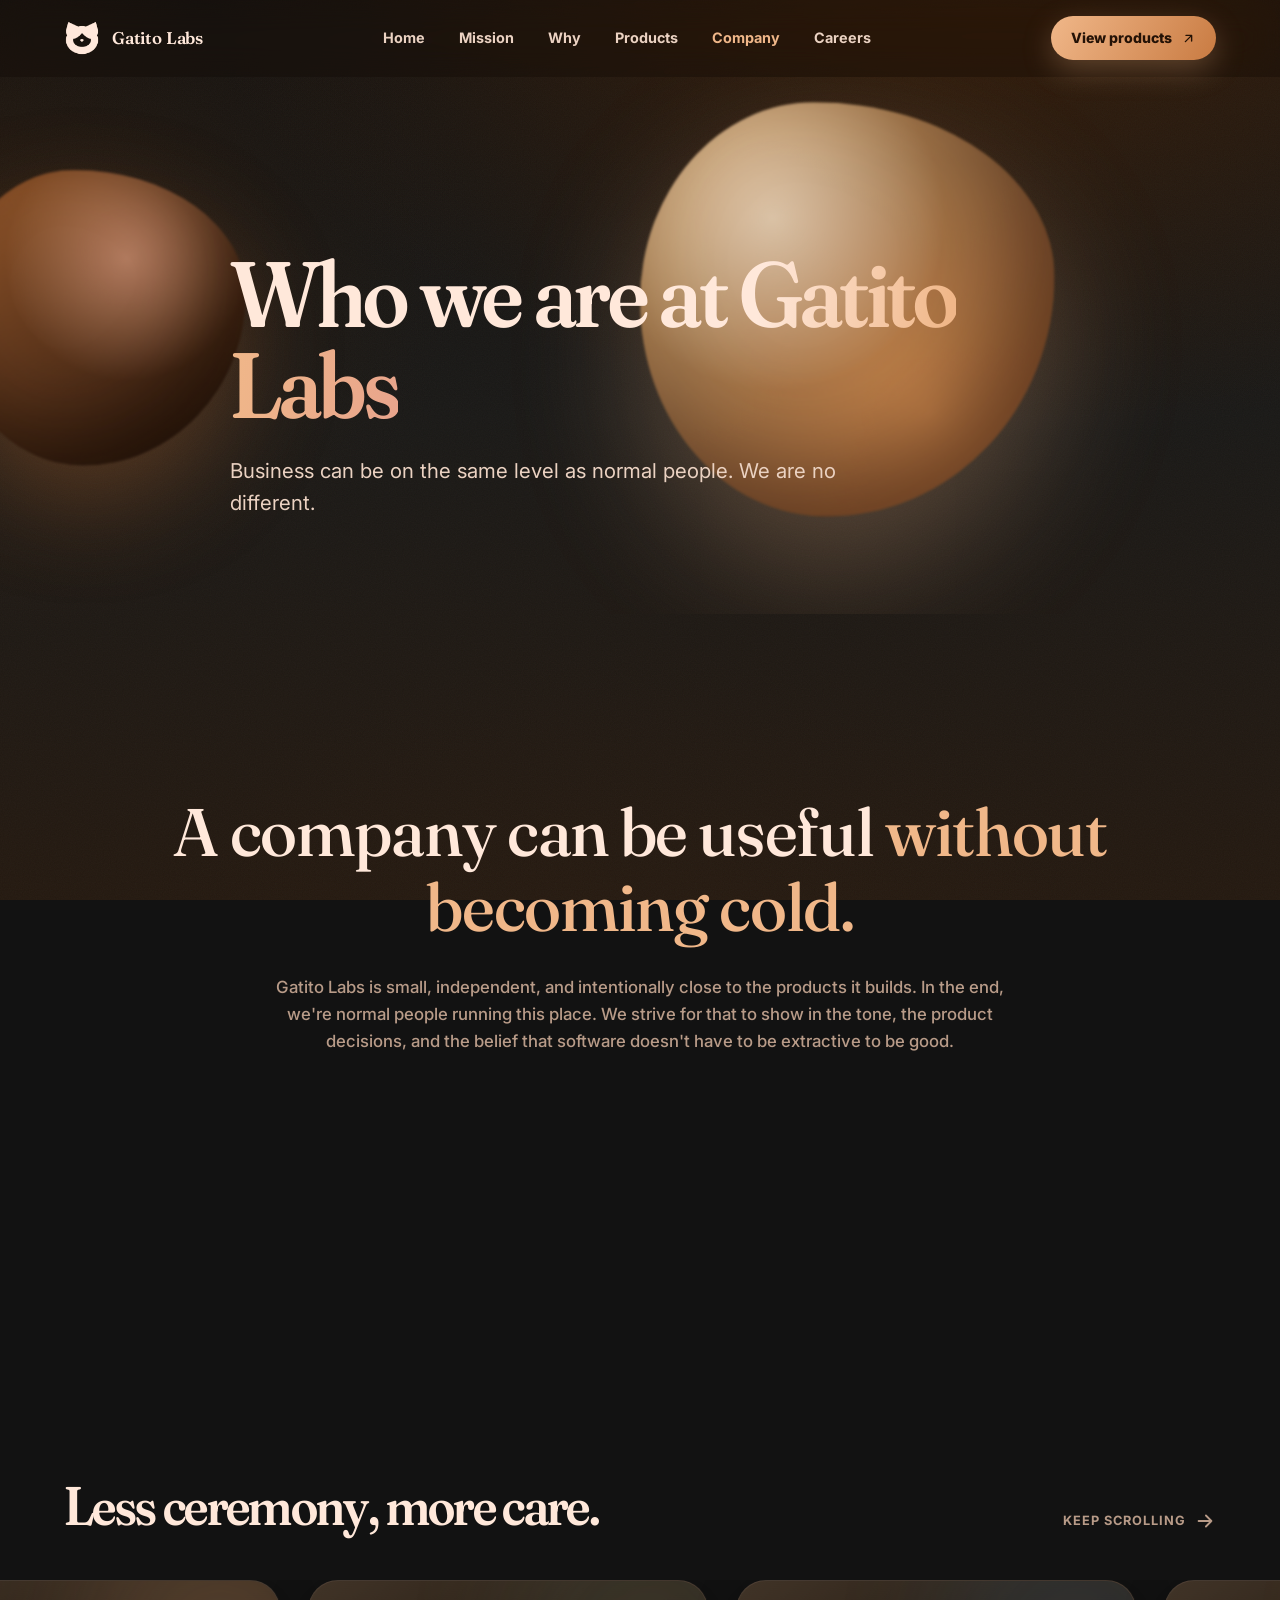
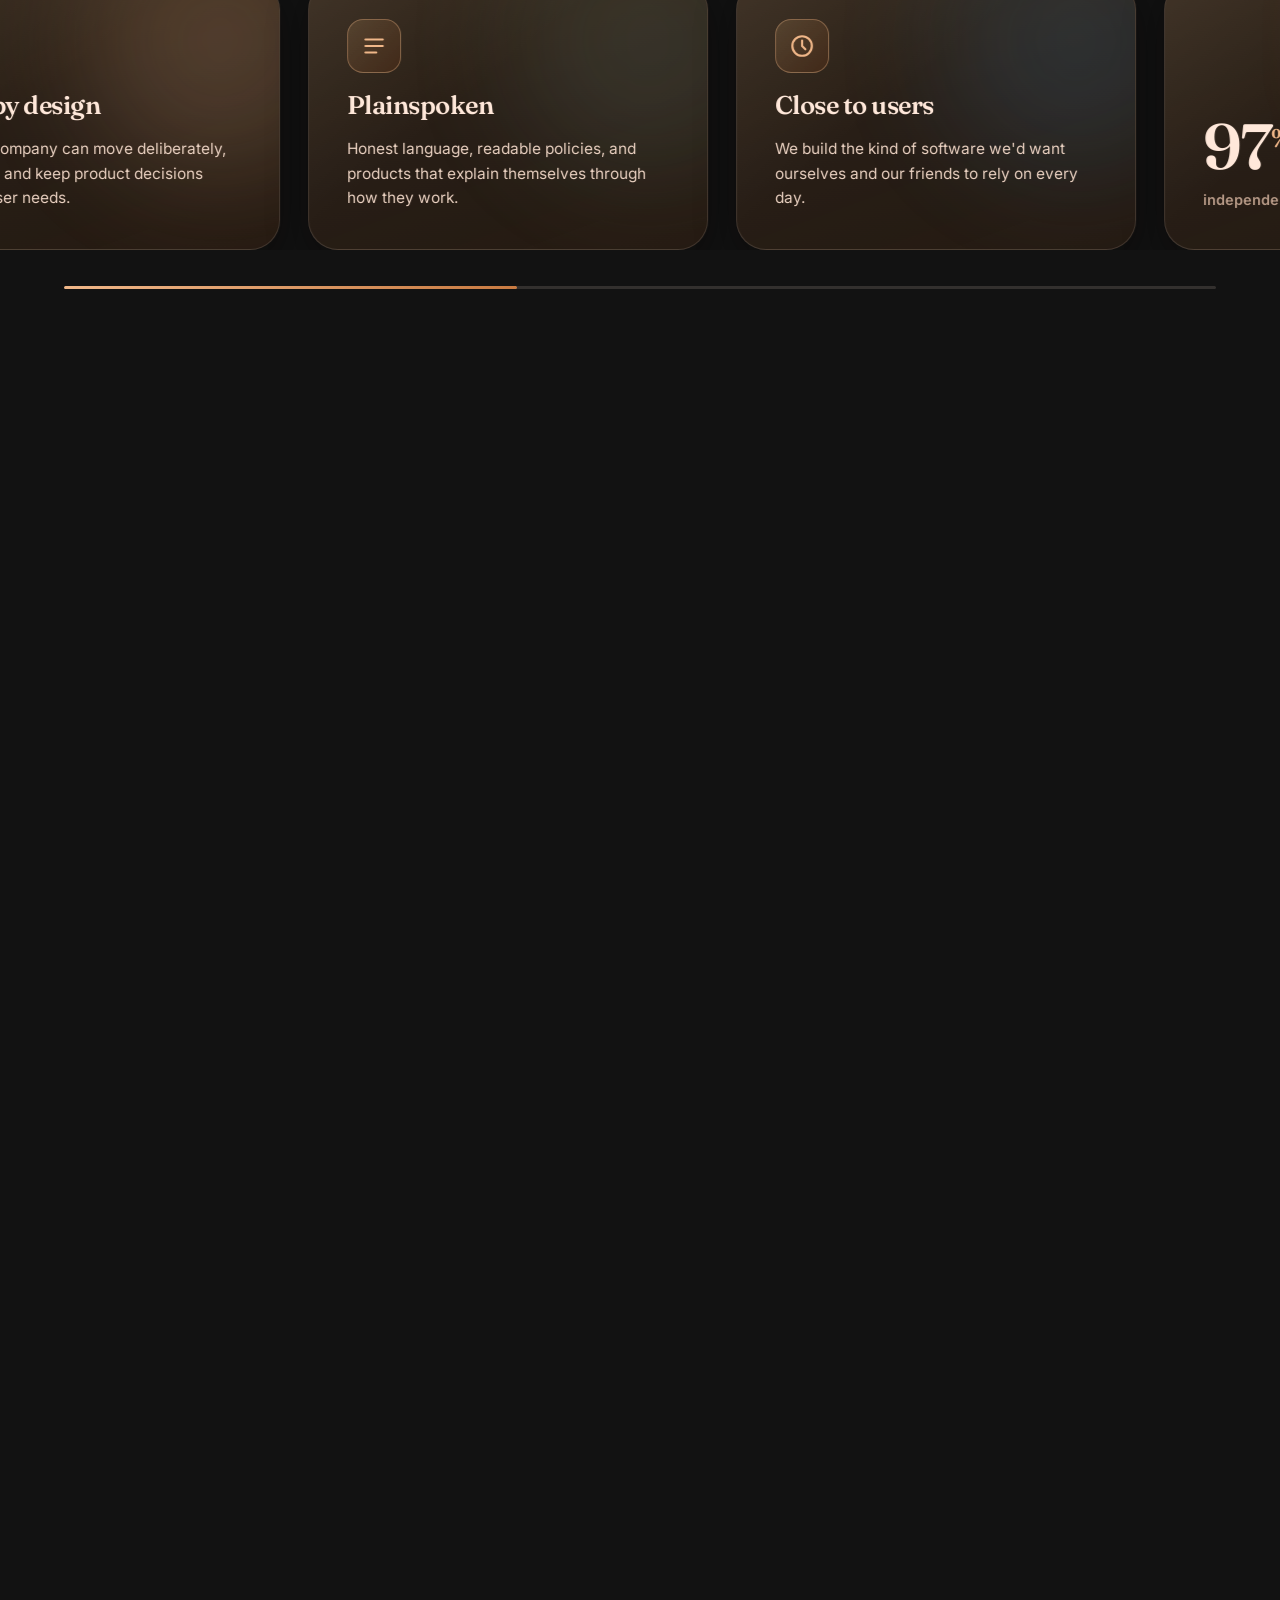
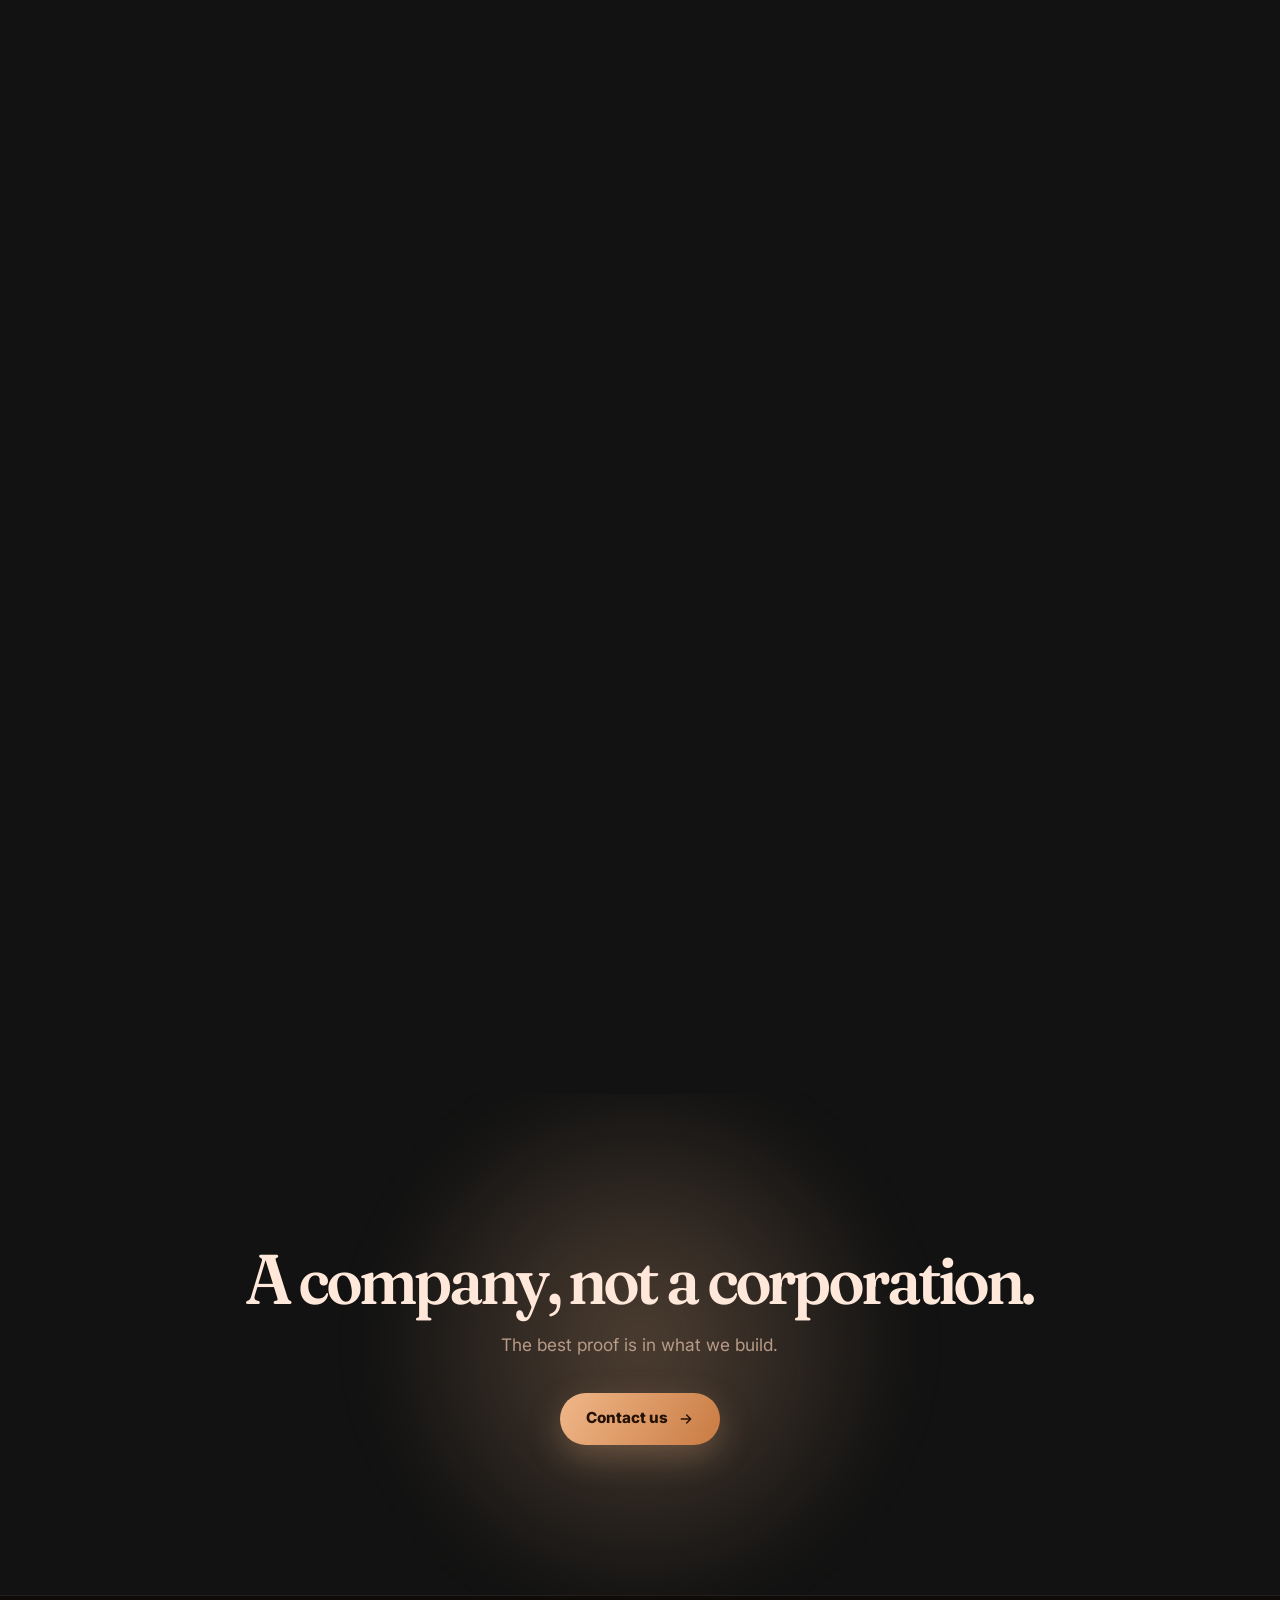
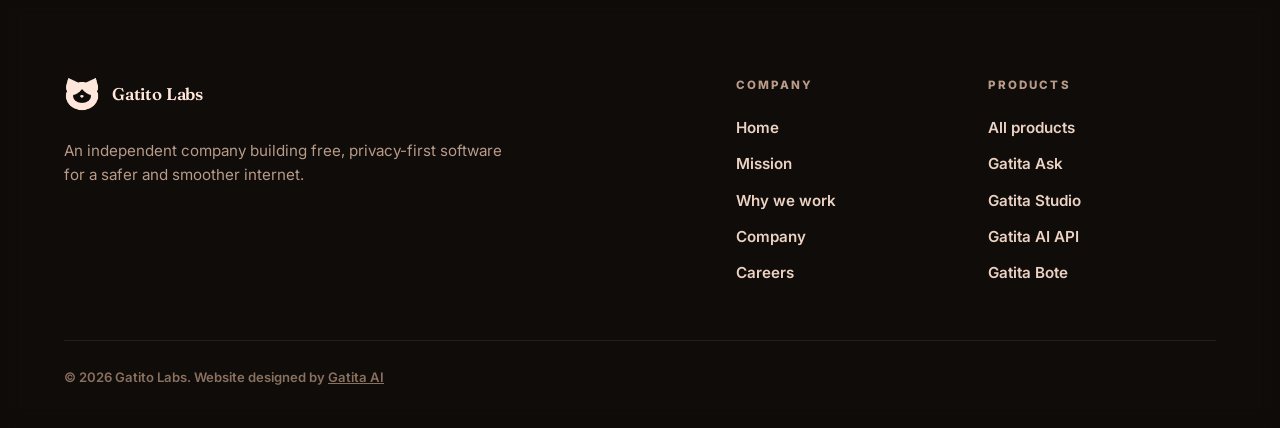
<file: company.html>
<!DOCTYPE html>
<html lang="en">
<head>
    <meta charset="UTF-8">
    <meta name="viewport" content="width=device-width, initial-scale=1.0">
    <title>Company | Gatito Labs</title>
    <meta name="description" content="Gatito Labs' company page. We are a small, independent team building free, privacy-first software for a safer and smoother internet.">
    <meta name="theme-color" content="#1a1917">
    <link rel="icon" href="assets/logo.png" type="image/png">
    <link rel="preconnect" href="https://fonts.googleapis.com">
    <link rel="preconnect" href="https://fonts.gstatic.com" crossorigin>
    <link href="https://fonts.googleapis.com/css2?family=Fraunces:opsz,wght@9..144,300..700&family=Inter:wght@400;500;600;700;800&display=swap" rel="stylesheet">
    <link rel="stylesheet" href="styles.css">
</head>
<body>
    <div class="ambient" aria-hidden="true"></div>

    <a class="skip-link" href="#main">Skip to content</a>

    <header class="site-header">
        <nav class="site-nav container" aria-label="Gatito Labs navigation">
            <a class="brand" href="index.html" aria-label="Gatito Labs home">
                <span class="brand-mark"><img src="assets/logo_trans.webp" alt=""></span>
                <span class="brand-wordmark">
                    <strong>Gatito Labs</strong>
                </span>
            </a>
            <div class="nav-links" id="navMenu">
                <a href="index.html">Home</a>
                <a href="mission.html">Mission</a>
                <a href="why.html">Why</a>
                <a href="products.html">Products</a>
                <a class="active" href="company.html">Company</a>
                <a href="careers.html">Careers</a>
            </div>
            <a class="nav-cta" href="products.html">
                View products
                <svg viewBox="0 0 24 24" fill="none" stroke="currentColor" stroke-width="2.2" stroke-linecap="round" stroke-linejoin="round" aria-hidden="true"><path d="M7 17 17 7M8 7h9v9"/></svg>
            </a>
            <button class="nav-toggle" id="navToggle" aria-expanded="false" aria-controls="navMenu" aria-label="Open menu">
                <svg viewBox="0 0 24 24" fill="none" stroke="currentColor" stroke-width="2.2" stroke-linecap="round" aria-hidden="true"><path d="M4 7h16M4 12h16M4 17h16"/></svg>
            </button>
        </nav>
    </header>

    <div class="nav-scrim" id="navScrim" aria-hidden="true"></div>

    <main id="main">
        <header class="page-hero">
            <div class="hero-scene" aria-hidden="true">
                <div class="scene-depth" data-depth="back">
                    <span class="blob blob--ember" style="top:16%;right:-8%"></span>
                </div>
                <div class="scene-depth" data-depth="mid">
                    <span class="blob blob--gold" style="top:8%;right:20%"></span>
                </div>
            </div>
            <div class="container hero-inner">
                <h1 class="display" data-reveal>Who we are at <span class="grad-text">Gatito Labs</span></h1>
                <p class="lede" data-reveal>Business can be on the same level as normal people. We are no different.</p>
            </div>
        </header>

        <section class="statement">
            <div class="container">
                <p data-reveal>A company can be useful <em>without becoming cold.</em></p>
                <p class="sub" data-reveal>Gatito Labs is small, independent, and intentionally close to the products it builds. In the end, we're normal people running this place. We strive for that to show in the tone, the product decisions, and the belief that software doesn't have to be extractive to be good.</p>
            </div>
        </section>

        <section class="hscroll" id="operating">
            <div class="hscroll-pin">
                <div class="container hscroll-head">
                    <div>
                        <h2 class="display">Less ceremony, more care.</h2>
                    </div>
                    <span class="hint">
                        Keep scrolling
                        <svg viewBox="0 0 24 24" fill="none" stroke="currentColor" stroke-width="2" stroke-linecap="round" stroke-linejoin="round" aria-hidden="true"><path d="M5 12h14M13 6l6 6-6 6"/></svg>
                    </span>
                </div>

                <div class="hscroll-viewport">
                    <div class="hscroll-track" data-reveal-group>
                        <article class="tilt-card" style="--glow:var(--gold-glow)">
                            <span class="card-glow"></span>
                            <span class="card-icon" aria-hidden="true">
                                <svg viewBox="0 0 24 24" fill="none" stroke="currentColor" stroke-width="2" stroke-linecap="round" stroke-linejoin="round"><circle cx="12" cy="12" r="3"/><circle cx="12" cy="12" r="9" stroke-dasharray="2 4"/></svg>
                            </span>
                            <h3>Small by design</h3>
                            <p>A smaller company can move deliberately, talk plainly, and keep product decisions closer to user needs.</p>
                        </article>

                        <article class="tilt-card" style="--glow:var(--sage-glow)">
                            <span class="card-glow"></span>
                            <span class="card-icon" aria-hidden="true">
                                <svg viewBox="0 0 24 24" fill="none" stroke="currentColor" stroke-width="2" stroke-linecap="round" stroke-linejoin="round"><path d="M4 6h16M4 12h16M4 18h10"/></svg>
                            </span>
                            <h3>Plainspoken</h3>
                            <p>Honest language, readable policies, and products that explain themselves through how they work.</p>
                        </article>

                        <article class="tilt-card" style="--glow:var(--sky-glow)">
                            <span class="card-glow"></span>
                            <span class="card-icon" aria-hidden="true">
                                <svg viewBox="0 0 24 24" fill="none" stroke="currentColor" stroke-width="2" stroke-linecap="round" stroke-linejoin="round"><circle cx="12" cy="12" r="9"/><path d="M12 7v5l3 3"/></svg>
                            </span>
                            <h3>Close to users</h3>
                            <p>We build the kind of software we'd want ourselves and our friends to rely on every day.</p>
                        </article>

                        <article class="tilt-card" style="--glow:var(--gold-glow)">
                            <span class="card-glow"></span>
                            <div class="card-foot" style="flex-direction:column;align-items:flex-start;gap:10px">
                                <span class="stat-big"><span data-count="100">0</span><sup style="font-size:0.4em;color:var(--gold)">%</sup></span>
                                <span>independent.</span>
                            </div>
                        </article>
                    </div>
                </div>

                <div class="container hscroll-progress" aria-hidden="true"><i></i></div>
            </div>
        </section>

        <section class="cta-band">
            <div class="container">
                <h2 class="display" data-reveal>A company, not a corporation.</h2>
                <p data-reveal>The best proof is in what we build.</p>
                <a class="btn btn--primary" data-reveal href="mailto:company@gatita.tech">
                    Contact us
                    <svg viewBox="0 0 24 24" fill="none" stroke="currentColor" stroke-width="2.2" stroke-linecap="round" stroke-linejoin="round" aria-hidden="true"><path d="M5 12h14M13 6l6 6-6 6"/></svg>
                </a>
            </div>
        </section>
    </main>

    <footer class="site-footer">
        <div class="container">
            <div class="footer-top">
                <div class="footer-brand">
                    <a class="brand" href="index.html" aria-label="Gatito Labs home">
                        <span class="brand-mark"><img src="assets/logo_trans.webp" alt=""></span>
                        <span class="brand-wordmark">
                            <strong>Gatito Labs</strong>
                        </span>
                    </a>
                    <p>An independent company building free, privacy-first software for a safer and smoother internet.</p>
                </div>
                <div class="footer-links">
                    <div class="footer-col">
                        <h4>Company</h4>
                        <a href="index.html">Home</a>
                        <a href="mission.html">Mission</a>
                        <a href="why.html">Why we work</a>
                        <a href="company.html">Company</a>
                        <a href="careers.html">Careers</a>
                    </div>
                    <div class="footer-col">
                        <h4>Products</h4>
                        <a href="products.html">All products</a>
                        <a href="https://gatita.tech" target="_blank" rel="noopener">Gatita Ask</a>
                        <a href="https://gatita.tech/studio" target="_blank" rel="noopener">Gatita Studio</a>
                        <a href="https://gatita.tech/api.html" target="_blank" rel="noopener">Gatita AI API</a>
                        <a href="https://clankr.tech/" target="_blank" rel="noopener">Gatita Bote</a>
                    </div>
                </div>
            </div>
            <div class="footer-bottom">
                <span>© 2026 Gatito Labs. Website designed by <a href="https://gatita.tech" target="_blank" rel="noopener">Gatita AI</a></span>
            </div>
        </div>
    </footer>

    <script src="script.js"></script>
</body>
</html>
</file>
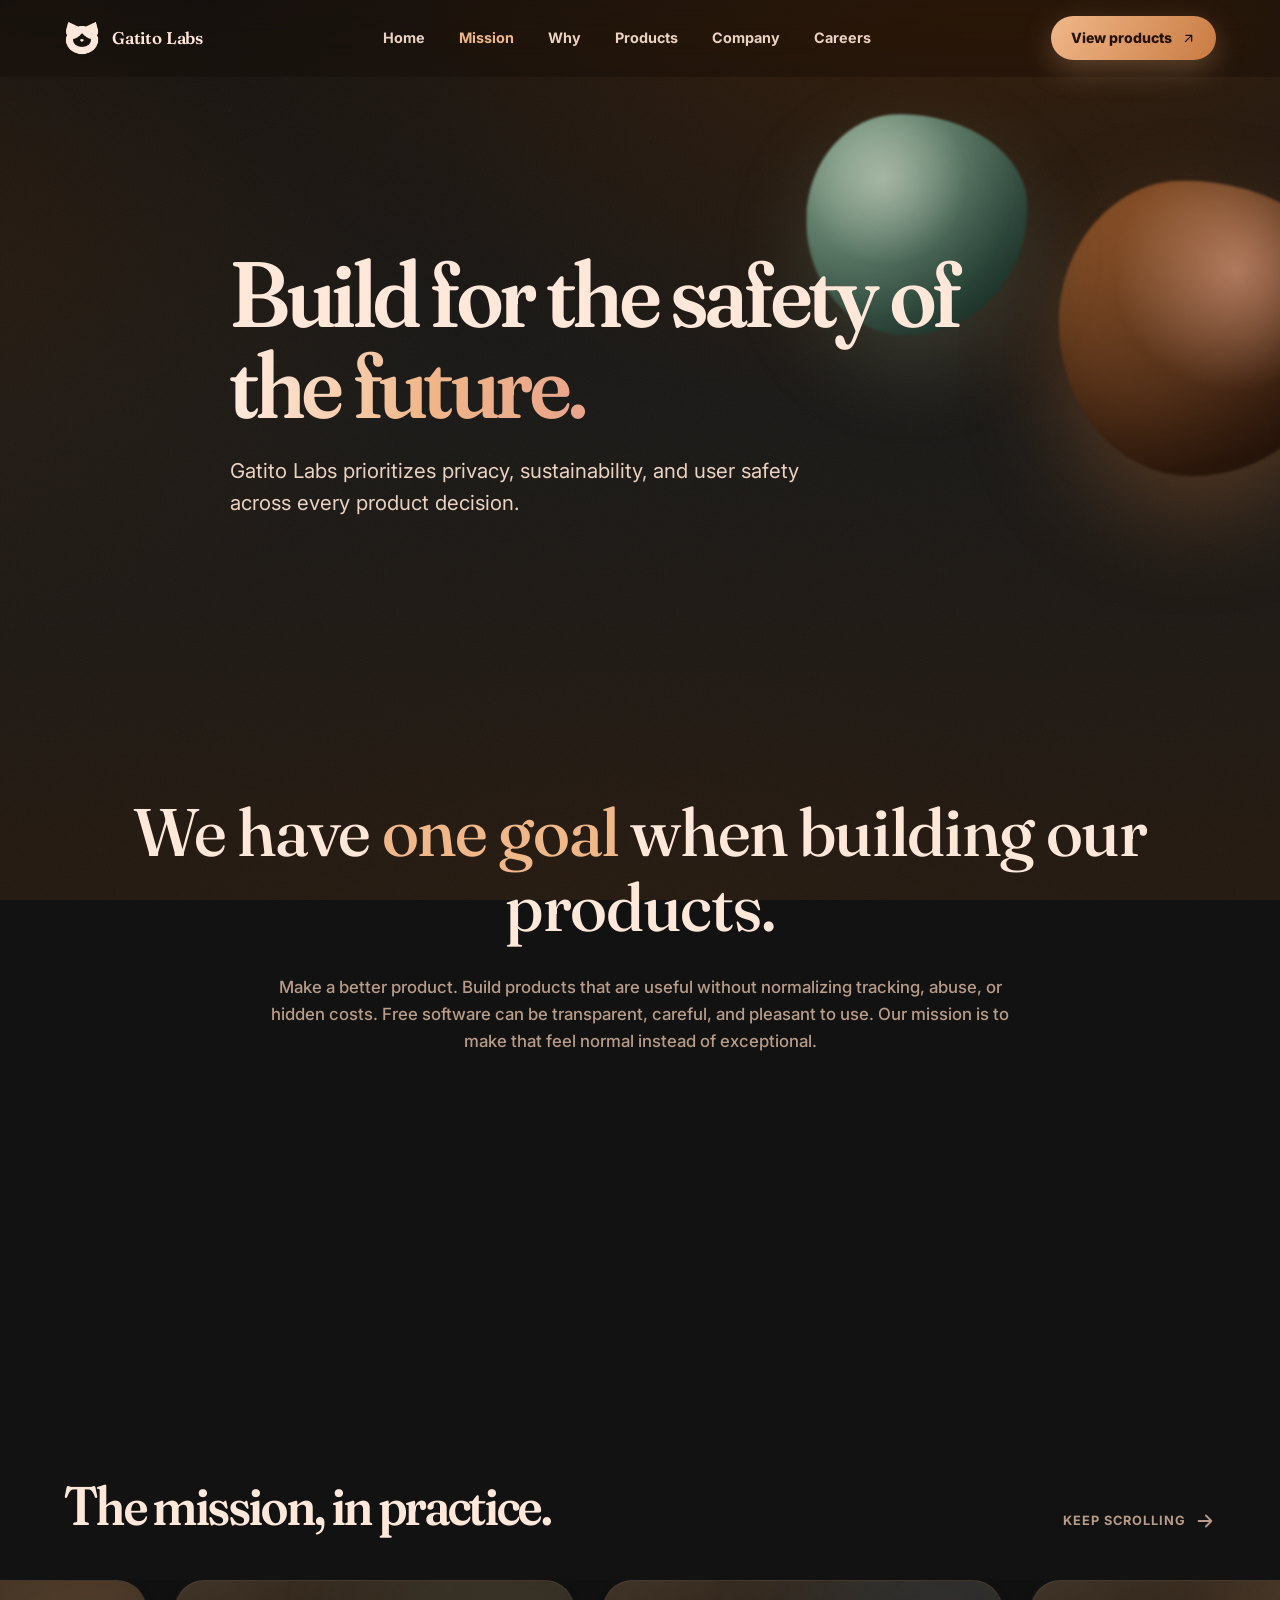
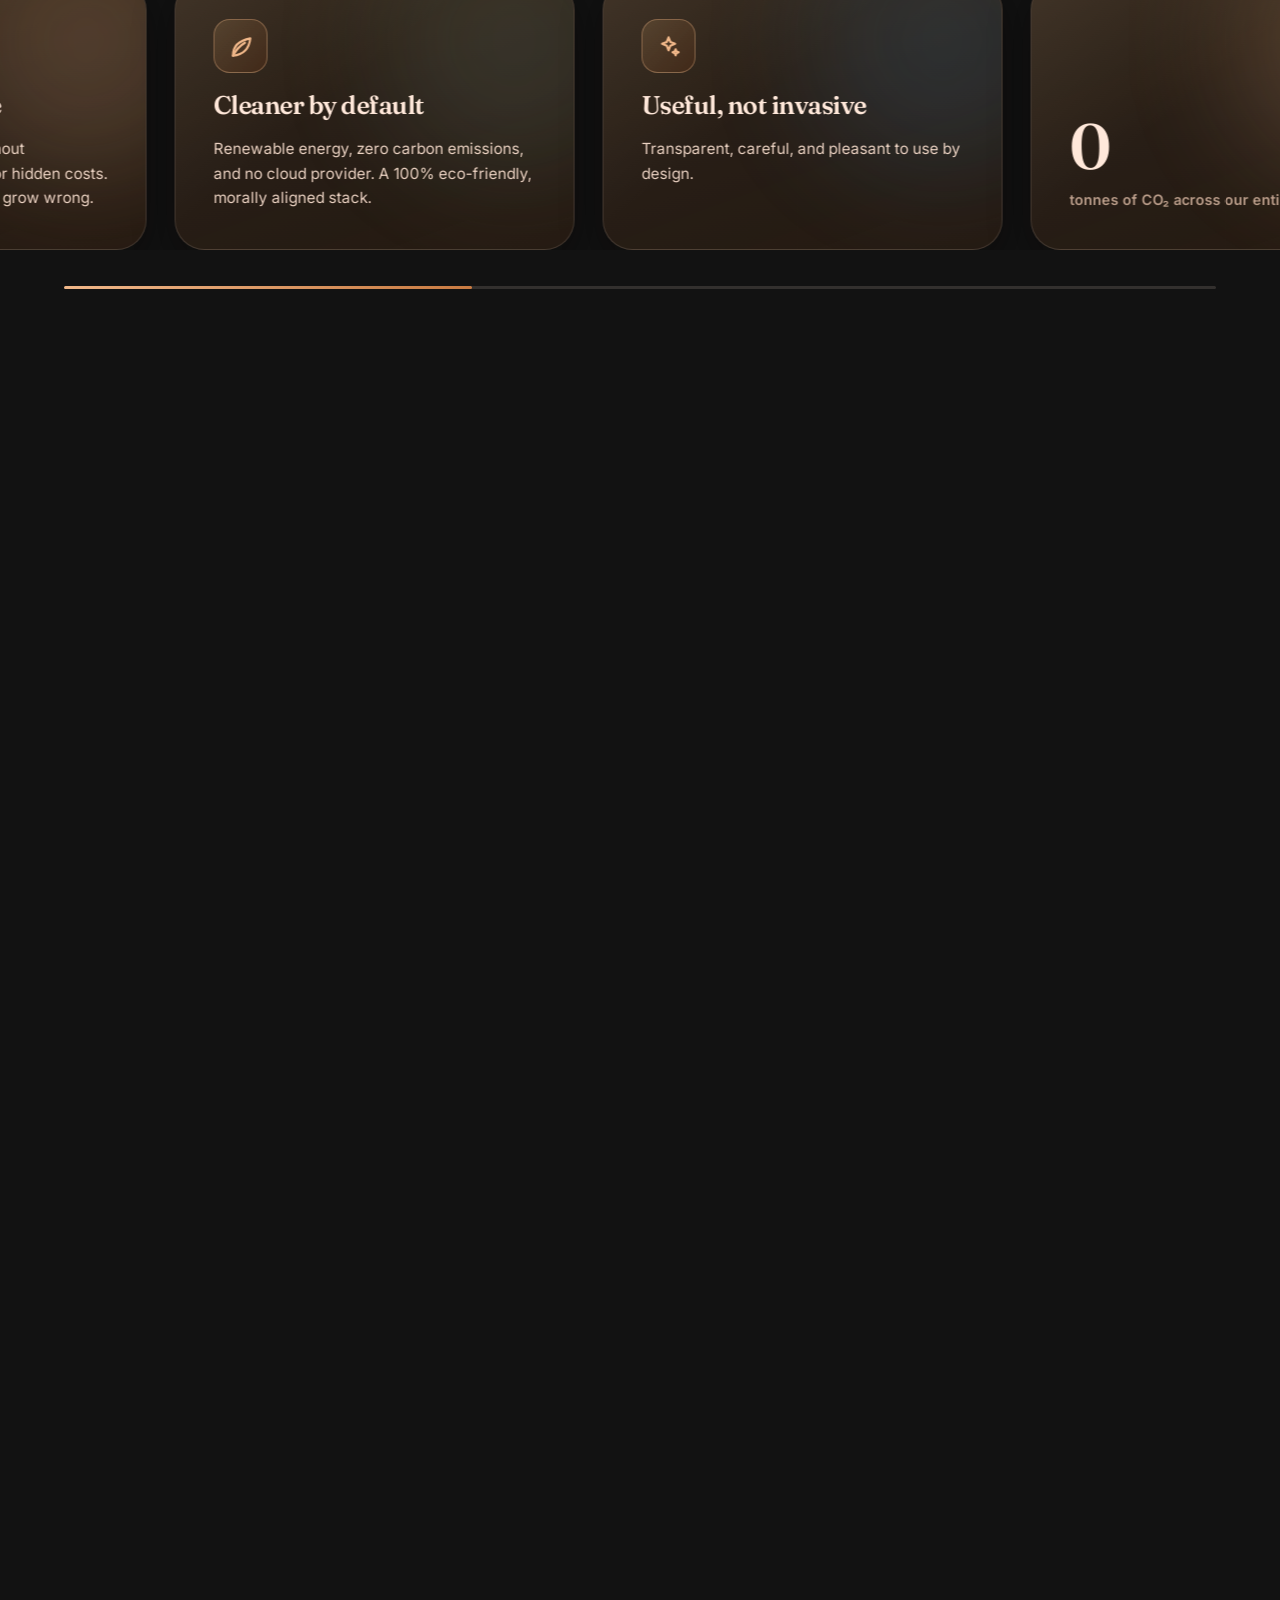
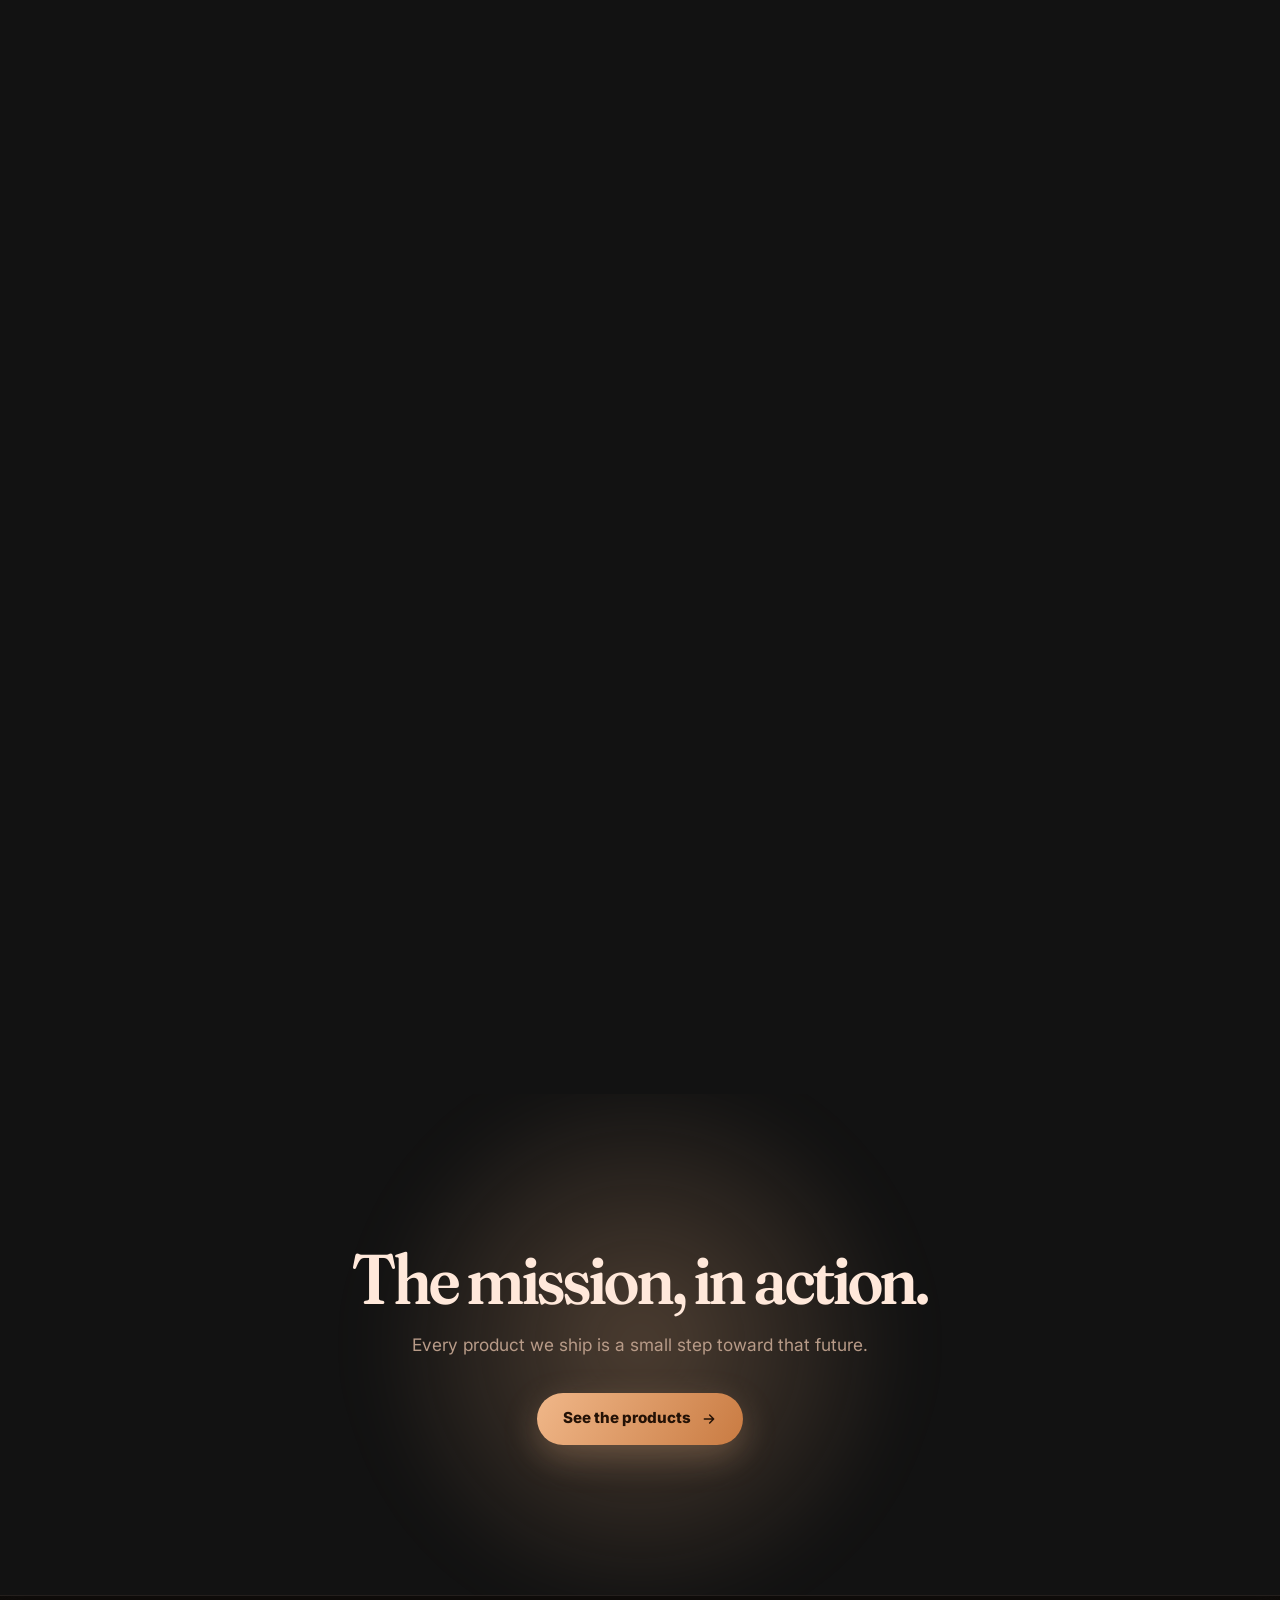
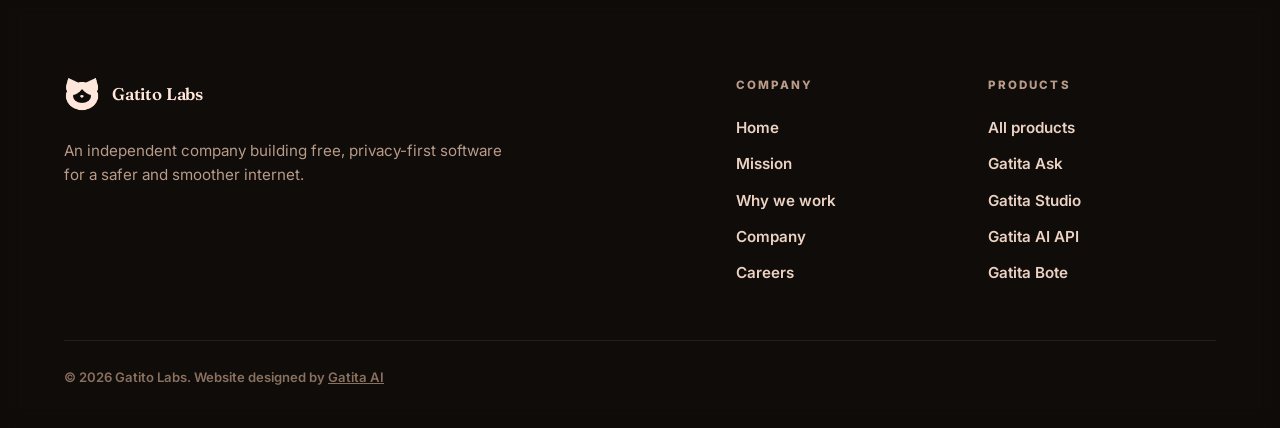
<file: mission.html>
<!DOCTYPE html>
<html lang="en">
<head>
    <meta charset="UTF-8">
    <meta name="viewport" content="width=device-width, initial-scale=1.0">
    <title>Mission | Gatito Labs</title>
    <meta name="description" content="The Gatito Labs mission: safer, smoother, privacy-first software powered by renewable infrastructure.">
    <meta name="theme-color" content="#1a1917">
    <link rel="icon" href="assets/logo.png" type="image/png">
    <link rel="preconnect" href="https://fonts.googleapis.com">
    <link rel="preconnect" href="https://fonts.gstatic.com" crossorigin>
    <link href="https://fonts.googleapis.com/css2?family=Fraunces:opsz,wght@9..144,300..700&family=Inter:wght@400;500;600;700;800&display=swap" rel="stylesheet">
    <link rel="stylesheet" href="styles.css">
</head>
<body>
    <div class="ambient" aria-hidden="true"></div>

    <a class="skip-link" href="#main">Skip to content</a>

    <header class="site-header">
        <nav class="site-nav container" aria-label="Gatito Labs navigation">
            <a class="brand" href="index.html" aria-label="Gatito Labs home">
                <span class="brand-mark"><img src="assets/logo_trans.webp" alt=""></span>
                <span class="brand-wordmark">
                    <strong>Gatito Labs</strong>
                </span>
            </a>
            <div class="nav-links" id="navMenu">
                <a href="index.html">Home</a>
                <a class="active" href="mission.html">Mission</a>
                <a href="why.html">Why</a>
                <a href="products.html">Products</a>
                <a href="company.html">Company</a>
                <a href="careers.html">Careers</a>
            </div>
            <a class="nav-cta" href="products.html">
                View products
                <svg viewBox="0 0 24 24" fill="none" stroke="currentColor" stroke-width="2.2" stroke-linecap="round" stroke-linejoin="round" aria-hidden="true"><path d="M7 17 17 7M8 7h9v9"/></svg>
            </a>
            <button class="nav-toggle" id="navToggle" aria-expanded="false" aria-controls="navMenu" aria-label="Open menu">
                <svg viewBox="0 0 24 24" fill="none" stroke="currentColor" stroke-width="2.2" stroke-linecap="round" aria-hidden="true"><path d="M4 7h16M4 12h16M4 17h16"/></svg>
            </button>
        </nav>
    </header>

    <div class="nav-scrim" id="navScrim" aria-hidden="true"></div>

    <main id="main">
        <header class="page-hero">
            <div class="hero-scene" aria-hidden="true">
                <div class="scene-depth" data-depth="back">
                    <span class="blob blob--ember" style="top:18%;left:auto;right:-8%"></span>
                </div>
                <div class="scene-depth" data-depth="mid">
                    <span class="blob blob--sage" style="top:10%;left:auto;right:22%"></span>
                </div>
            </div>
            <div class="container hero-inner">
                <h1 class="display" data-reveal>Build for the safety of <span class="grad-text">the future.</span></h1>
                <p class="lede" data-reveal>Gatito Labs prioritizes privacy, sustainability, and user safety across every product decision.</p>
            </div>
        </header>

        <section class="statement">
            <div class="container">
                <p data-reveal>We have <em>one goal</em> when building our products.</p>
                <p class="sub" data-reveal>Make a better product. Build products that are useful without normalizing tracking, abuse, or hidden costs. Free software can be transparent, careful, and pleasant to use. Our mission is to make that feel normal instead of exceptional.</p>
            </div>
        </section>

        <section class="hscroll" id="principles">
            <div class="hscroll-pin">
                <div class="container hscroll-head">
                    <div>
                        <h2 class="display">The mission, in practice.</h2>
                    </div>
                    <span class="hint">
                        Keep scrolling
                        <svg viewBox="0 0 24 24" fill="none" stroke="currentColor" stroke-width="2" stroke-linecap="round" stroke-linejoin="round" aria-hidden="true"><path d="M5 12h14M13 6l6 6-6 6"/></svg>
                    </span>
                </div>

                <div class="hscroll-viewport">
                    <div class="hscroll-track" data-reveal-group>
                        <article class="tilt-card" style="--glow:var(--gold-glow)">
                            <span class="card-glow"></span>
                            <span class="card-icon" aria-hidden="true">
                                <svg viewBox="0 0 24 24" fill="none" stroke="currentColor" stroke-width="2" stroke-linecap="round" stroke-linejoin="round"><path d="M12 3l7 3v5c0 4.5-3 8.5-7 10-4-1.5-7-5.5-7-10V6l7-3z"/></svg>
                            </span>
                            <h3>Safety before scale</h3>
                            <p>Products that stay useful without normalizing tracking, abuse, or hidden costs. We'd rather grow slowly than grow wrong.</p>
                        </article>

                        <article class="tilt-card" style="--glow:var(--sage-glow)">
                            <span class="card-glow"></span>
                            <span class="card-icon" aria-hidden="true">
                                <svg viewBox="0 0 24 24" fill="none" stroke="currentColor" stroke-width="2" stroke-linecap="round" stroke-linejoin="round"><path d="M5 21c0-8 5-14 16-16-1 9-6 15-16 16z"/><path d="M5 21c3-6 6-9 11-12"/></svg>
                            </span>
                            <h3>Cleaner by default</h3>
                            <p>Renewable energy, zero carbon emissions, and no cloud provider. A 100% eco-friendly, morally aligned stack.</p>
                        </article>

                        <article class="tilt-card" style="--glow:var(--sky-glow)">
                            <span class="card-glow"></span>
                            <span class="card-icon" aria-hidden="true">
                                <svg viewBox="0 0 24 24" fill="none" stroke="currentColor" stroke-width="2" stroke-linecap="round" stroke-linejoin="round"><path d="M12 4l1.7 4.3L18 10l-4.3 1.7L12 16l-1.7-4.3L6 10l4.3-1.7L12 4z"/><path d="M18.5 15l.8 2 2 .8-2 .8-.8 2-.8-2-2-.8 2-.8.8-2z"/></svg>
                            </span>
                            <h3>Useful, not invasive</h3>
                            <p>Transparent, careful, and pleasant to use by design.</p>
                        </article>

                        <article class="tilt-card" style="--glow:var(--gold-glow)">
                            <span class="card-glow"></span>
                            <div class="card-foot" style="flex-direction:column;align-items:flex-start;gap:10px">
                                <span class="stat-big"><span data-count="0">0</span></span>
                                <span>tonnes of CO₂ across our entire operation.</span>
                            </div>
                        </article>

                        <article class="tilt-card" style="--glow:var(--sage-glow)">
                            <span class="card-glow"></span>
                            <div class="card-foot" style="flex-direction:column;align-items:flex-start;gap:10px">
                                <span class="stat-big"><span data-count="100">0</span><sup style="font-size:0.4em;color:var(--gold)">%</sup></span>
                                <span>renewable energy powering what we run.</span>
                            </div>
                        </article>
                    </div>
                </div>

                <div class="container hscroll-progress" aria-hidden="true"><i></i></div>
            </div>
        </section>

        <section class="cta-band">
            <div class="container">
                <h2 class="display" data-reveal>The mission, in action.</h2>
                <p data-reveal>Every product we ship is a small step toward that future.</p>
                <a class="btn btn--primary" data-reveal href="products.html">
                    See the products
                    <svg viewBox="0 0 24 24" fill="none" stroke="currentColor" stroke-width="2.2" stroke-linecap="round" stroke-linejoin="round" aria-hidden="true"><path d="M5 12h14M13 6l6 6-6 6"/></svg>
                </a>
            </div>
        </section>
    </main>

    <footer class="site-footer">
        <div class="container">
            <div class="footer-top">
                <div class="footer-brand">
                    <a class="brand" href="index.html" aria-label="Gatito Labs home">
                        <span class="brand-mark"><img src="assets/logo_trans.webp" alt=""></span>
                        <span class="brand-wordmark">
                            <strong>Gatito Labs</strong>
                        </span>
                    </a>
                    <p>An independent company building free, privacy-first software for a safer and smoother internet.</p>
                </div>
                <div class="footer-links">
                    <div class="footer-col">
                        <h4>Company</h4>
                        <a href="index.html">Home</a>
                        <a href="mission.html">Mission</a>
                        <a href="why.html">Why we work</a>
                        <a href="company.html">Company</a>
                        <a href="careers.html">Careers</a>
                    </div>
                    <div class="footer-col">
                        <h4>Products</h4>
                        <a href="products.html">All products</a>
                        <a href="https://gatita.tech" target="_blank" rel="noopener">Gatita Ask</a>
                        <a href="https://gatita.tech/studio" target="_blank" rel="noopener">Gatita Studio</a>
                        <a href="https://gatita.tech/api.html" target="_blank" rel="noopener">Gatita AI API</a>
                        <a href="https://clankr.tech/" target="_blank" rel="noopener">Gatita Bote</a>
                    </div>
                </div>
            </div>
            <div class="footer-bottom">
                <span>© 2026 Gatito Labs. Website designed by <a href="https://gatita.tech" target="_blank" rel="noopener">Gatita AI</a></span>
            </div>
        </div>
    </footer>

    <script src="script.js"></script>
</body>
</html>
</file>
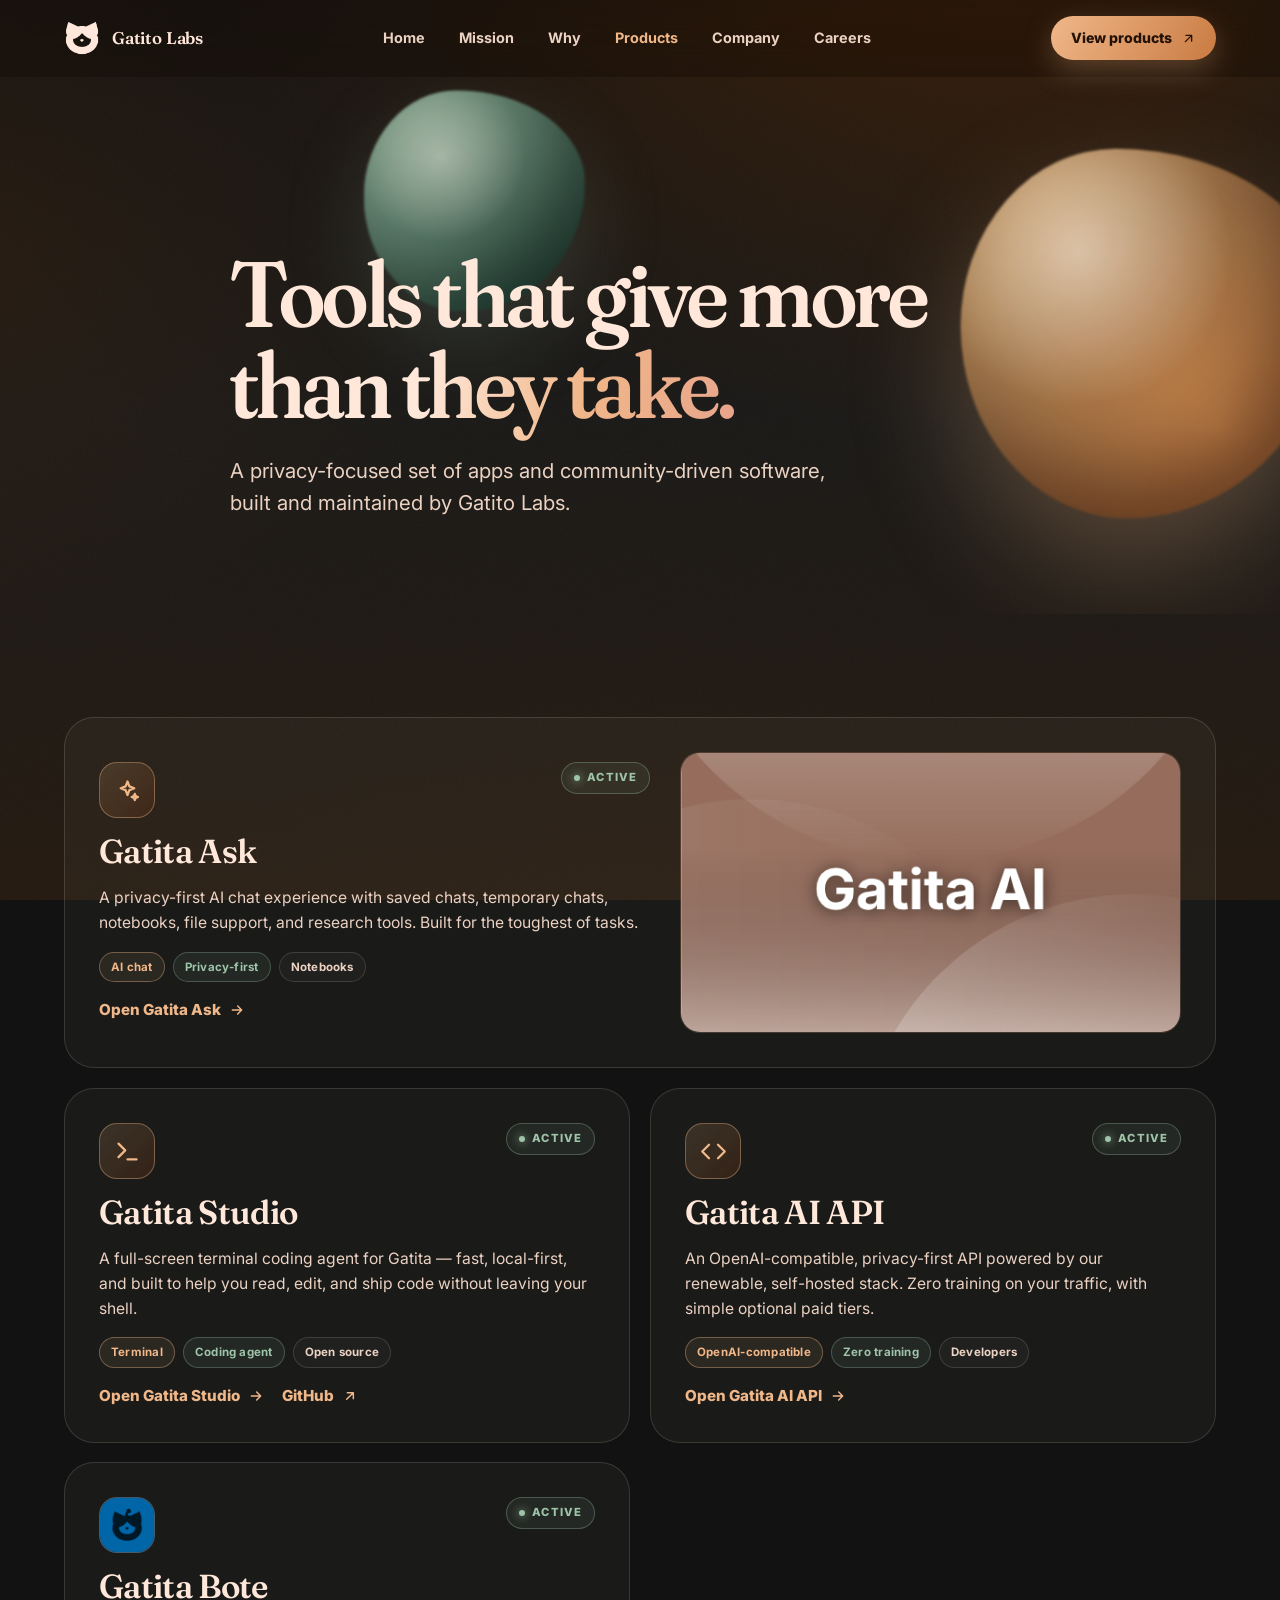
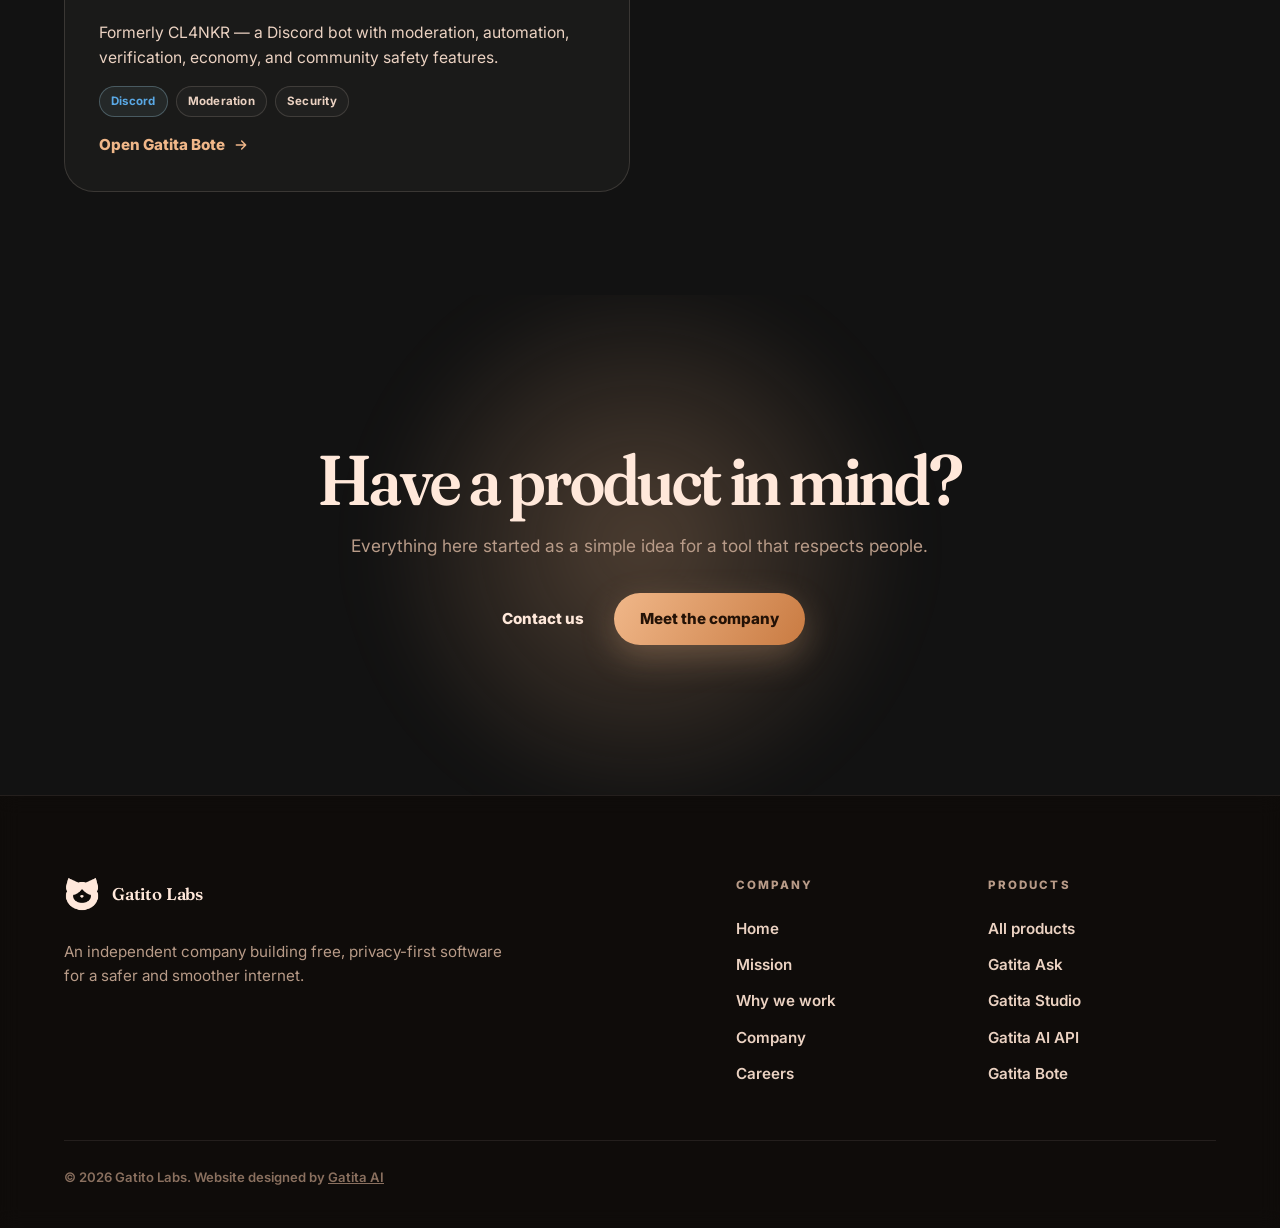
<file: products.html>
<!DOCTYPE html>
<html lang="en">
<head>
    <meta charset="UTF-8">
    <meta name="viewport" content="width=device-width, initial-scale=1.0">
    <title>Products | Gatito Labs</title>
    <meta name="description" content="Gatito Labs is the independent company behind Gatita AI, building free, privacy-first apps for a safer and smoother internet.">
    <meta name="theme-color" content="#1a1917">
    <link rel="icon" href="assets/logo.png" type="image/png">
    <link rel="preconnect" href="https://fonts.googleapis.com">
    <link rel="preconnect" href="https://fonts.gstatic.com" crossorigin>
    <link href="https://fonts.googleapis.com/css2?family=Fraunces:opsz,wght@9..144,300..700&family=Inter:wght@400;500;600;700;800&display=swap" rel="stylesheet">
    <link rel="stylesheet" href="styles.css">
</head>
<body>
    <div class="ambient" aria-hidden="true"></div>

    <a class="skip-link" href="#main">Skip to content</a>

    <header class="site-header">
        <nav class="site-nav container" aria-label="Gatito Labs navigation">
            <a class="brand" href="index.html" aria-label="Gatito Labs home">
                <span class="brand-mark"><img src="assets/logo_trans.webp" alt=""></span>
                <span class="brand-wordmark">
                    <strong>Gatito Labs</strong>
                </span>
            </a>
            <div class="nav-links" id="navMenu">
                <a href="index.html">Home</a>
                <a href="mission.html">Mission</a>
                <a href="why.html">Why</a>
                <a class="active" href="products.html">Products</a>
                <a href="company.html">Company</a>
                <a href="careers.html">Careers</a>
            </div>
            <a class="nav-cta" href="products.html">
                View products
                <svg viewBox="0 0 24 24" fill="none" stroke="currentColor" stroke-width="2.2" stroke-linecap="round" stroke-linejoin="round" aria-hidden="true"><path d="M7 17 17 7M8 7h9v9"/></svg>
            </a>
            <button class="nav-toggle" id="navToggle" aria-expanded="false" aria-controls="navMenu" aria-label="Open menu">
                <svg viewBox="0 0 24 24" fill="none" stroke="currentColor" stroke-width="2.2" stroke-linecap="round" aria-hidden="true"><path d="M4 7h16M4 12h16M4 17h16"/></svg>
            </button>
        </nav>
    </header>

    <div class="nav-scrim" id="navScrim" aria-hidden="true"></div>

    <main id="main">
        <header class="page-hero">
            <div class="hero-scene" aria-hidden="true">
                <div class="scene-depth" data-depth="back">
                    <span class="blob blob--gold" style="top:12%;right:-6%"></span>
                </div>
                <div class="scene-depth" data-depth="mid">
                    <span class="blob blob--sage" style="top:6%;right:22%"></span>
                </div>
            </div>
            <div class="container hero-inner">
                <h1 class="display" data-reveal>Tools that give more than <span class="grad-text">they take.</span></h1>
                <p class="lede" data-reveal>A privacy-focused set of apps and community-driven software, built and maintained by Gatito Labs.</p>
            </div>
        </header>

        <section class="section section--tight">
            <div class="container">
                <div class="product-grid" data-reveal-group>

                    <!-- ============================================================
                         FEATURED PRODUCT CARD — Gatita Ask
                         ============================================================ -->
                    <article class="product-card product-card--featured" data-reveal>
                        <div class="featured-copy" style="display:flex;flex-direction:column;gap:16px">
                            <div class="card-top">
                                <span class="product-icon" aria-hidden="true">
                                    <svg viewBox="0 0 24 24" fill="none" stroke="currentColor" stroke-width="2" stroke-linecap="round" stroke-linejoin="round"><path d="M12 4l1.7 4.3L18 10l-4.3 1.7L12 16l-1.7-4.3L6 10l4.3-1.7L12 4z"/><path d="M18.5 15l.8 2 2 .8-2 .8-.8 2-.8-2-2-.8 2-.8.8-2z"/></svg>
                                </span>
                                <span class="status-badge">Active</span>
                            </div>
                            <h3>Gatita Ask</h3>
                            <p>A privacy-first AI chat experience with saved chats, temporary chats, notebooks, file support, and research tools. Built for the toughest of tasks.</p>
                            <div class="product-tags">
                                <span class="tag tag--gold">AI chat</span>
                                <span class="tag tag--sage">Privacy-first</span>
                                <span class="tag">Notebooks</span>
                            </div>
                            <a class="text-link" href="https://gatita.tech" target="_blank" rel="noopener">Open Gatita Ask <svg viewBox="0 0 24 24" fill="none" stroke="currentColor" stroke-width="2.2" stroke-linecap="round" stroke-linejoin="round" aria-hidden="true"><path d="M5 12h14M13 6l6 6-6 6"/></svg></a>
                        </div>
                        <div class="product-visual">
                            <img src="assets/aibanner.png" alt="Gatita Ask interface preview" loading="lazy">
                        </div>
                    </article>

                    <!-- ============================================================
                         Gatita Studio
                         ============================================================ -->
                    <article class="product-card" data-reveal>
                        <div class="card-top">
                            <span class="product-icon" aria-hidden="true">
                                <svg viewBox="0 0 24 24" fill="none" stroke="currentColor" stroke-width="2" stroke-linecap="round" stroke-linejoin="round"><polyline points="4 17 10 11 4 5"/><line x1="12" y1="19" x2="20" y2="19"/></svg>
                            </span>
                            <span class="status-badge">Active</span>
                        </div>
                        <h3>Gatita Studio</h3>
                        <p>A full-screen terminal coding agent for Gatita — fast, local-first, and built to help you read, edit, and ship code without leaving your shell.</p>
                        <div class="product-tags">
                            <span class="tag tag--gold">Terminal</span>
                            <span class="tag tag--sage">Coding agent</span>
                            <span class="tag">Open source</span>
                        </div>
                        <div style="display:flex;flex-wrap:wrap;gap:18px;align-items:center">
                            <a class="text-link" href="https://gatita.tech/studio" target="_blank" rel="noopener">Open Gatita Studio <svg viewBox="0 0 24 24" fill="none" stroke="currentColor" stroke-width="2.2" stroke-linecap="round" stroke-linejoin="round" aria-hidden="true"><path d="M5 12h14M13 6l6 6-6 6"/></svg></a>
                            <a class="text-link" href="https://github.com/gatitotech/studio" target="_blank" rel="noopener">GitHub <svg viewBox="0 0 24 24" fill="none" stroke="currentColor" stroke-width="2.2" stroke-linecap="round" stroke-linejoin="round" aria-hidden="true"><path d="M7 17 17 7M8 7h9v9"/></svg></a>
                        </div>
                    </article>

                    <!-- ============================================================
                         Gatita AI API
                         ============================================================ -->
                    <article class="product-card" data-reveal>
                        <div class="card-top">
                            <span class="product-icon" aria-hidden="true">
                                <svg viewBox="0 0 24 24" fill="none" stroke="currentColor" stroke-width="2" stroke-linecap="round" stroke-linejoin="round"><polyline points="16 18 22 12 16 6"/><polyline points="8 6 2 12 8 18"/></svg>
                            </span>
                            <span class="status-badge">Active</span>
                        </div>
                        <h3>Gatita AI API</h3>
                        <p>An OpenAI-compatible, privacy-first API powered by our renewable, self-hosted stack. Zero training on your traffic, with simple optional paid tiers.</p>
                        <div class="product-tags">
                            <span class="tag tag--gold">OpenAI-compatible</span>
                            <span class="tag tag--sage">Zero training</span>
                            <span class="tag">Developers</span>
                        </div>
                        <a class="text-link" href="https://gatita.tech/api.html" target="_blank" rel="noopener">Open Gatita AI API <svg viewBox="0 0 24 24" fill="none" stroke="currentColor" stroke-width="2.2" stroke-linecap="round" stroke-linejoin="round" aria-hidden="true"><path d="M5 12h14M13 6l6 6-6 6"/></svg></a>
                    </article>

                    <!-- ============================================================
                         Gatita Bote (formerly CL4NKR)
                         ============================================================ -->
                    <article class="product-card" data-reveal>
                        <div class="card-top">
                            <span class="product-icon" style="padding:0;overflow:hidden;border-color:rgba(90,169,230,0.38)" aria-hidden="true">
                                <img src="assets/gatita-bote.png" alt="" style="width:100%;height:100%;object-fit:cover">
                            </span>
                            <span class="status-badge">Active</span>
                        </div>
                        <h3>Gatita Bote</h3>
                        <p>Formerly CL4NKR — a Discord bot with moderation, automation, verification, economy, and community safety features.</p>
                        <div class="product-tags">
                            <span class="tag tag--sky">Discord</span>
                            <span class="tag">Moderation</span>
                            <span class="tag">Security</span>
                        </div>
                        <a class="text-link" href="https://clankr.tech/" target="_blank" rel="noopener">Open Gatita Bote <svg viewBox="0 0 24 24" fill="none" stroke="currentColor" stroke-width="2.2" stroke-linecap="round" stroke-linejoin="round" aria-hidden="true"><path d="M5 12h14M13 6l6 6-6 6"/></svg></a>
                    </article>

                </div>
            </div>
        </section>

        <section class="cta-band">
            <div class="container">
                <h2 class="display" data-reveal>Have a product in mind?</h2>
                <p data-reveal>Everything here started as a simple idea for a tool that respects people.</p>
                <a class="btn btn--secondary" data-reveal href="mailto:company@gatita.tech">Contact us</a>
                <a class="btn btn--primary" data-reveal href="company.html">Meet the company</a>
            </div>
        </section>
    </main>

    <footer class="site-footer">
        <div class="container">
            <div class="footer-top">
                <div class="footer-brand">
                    <a class="brand" href="index.html" aria-label="Gatito Labs home">
                        <span class="brand-mark"><img src="assets/logo_trans.webp" alt=""></span>
                        <span class="brand-wordmark">
                            <strong>Gatito Labs</strong>
                        </span>
                    </a>
                    <p>An independent company building free, privacy-first software for a safer and smoother internet.</p>
                </div>
                <div class="footer-links">
                    <div class="footer-col">
                        <h4>Company</h4>
                        <a href="index.html">Home</a>
                        <a href="mission.html">Mission</a>
                        <a href="why.html">Why we work</a>
                        <a href="company.html">Company</a>
                        <a href="careers.html">Careers</a>
                    </div>
                    <div class="footer-col">
                        <h4>Products</h4>
                        <a href="products.html">All products</a>
                        <a href="https://gatita.tech" target="_blank" rel="noopener">Gatita Ask</a>
                        <a href="https://gatita.tech/studio" target="_blank" rel="noopener">Gatita Studio</a>
                        <a href="https://gatita.tech/api.html" target="_blank" rel="noopener">Gatita AI API</a>
                        <a href="https://clankr.tech/" target="_blank" rel="noopener">Gatita Bote</a>
                    </div>
                </div>
            </div>
            <div class="footer-bottom">
                <span>© 2026 Gatito Labs. Website designed by <a href="https://gatita.tech" target="_blank" rel="noopener">Gatita AI</a></span>
            </div>
        </div>
    </footer>

    <script src="script.js"></script>
</body>
</html>
</file>
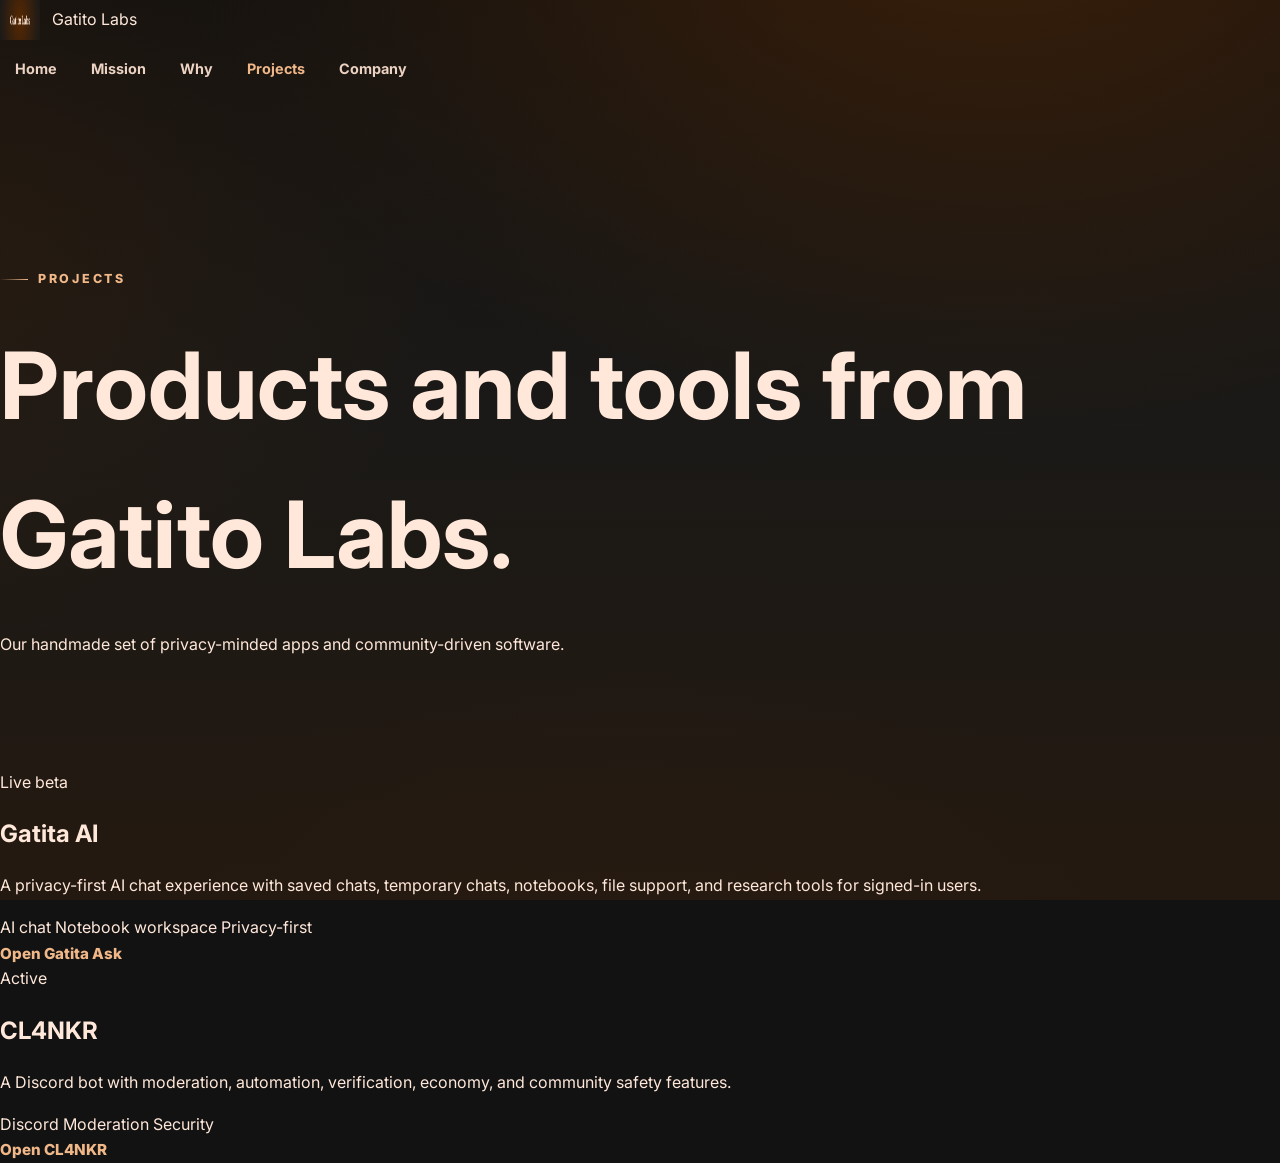
<file: projects.html>
<!DOCTYPE html>
<html lang="en">
<head>
    <meta charset="UTF-8">
    <meta name="viewport" content="width=device-width, initial-scale=1.0">
    <title>Projects | Gatito Labs</title>
    <meta name="description" content="A grid of Gatito Labs projects, including Gatita Ask, COOPR, and safety-focused web tools.">
    <meta name="theme-color" content="#542d14">
    <link rel="icon" href="assets/banner.png" type="image/png">
    <link rel="preconnect" href="https://fonts.googleapis.com">
    <link rel="preconnect" href="https://fonts.gstatic.com" crossorigin>
    <link href="https://fonts.googleapis.com/css2?family=Inter:wght@400;500;600;700;800;900&display=swap" rel="stylesheet">
    <link rel="stylesheet" href="styles.css">
</head>
<body>
    <div class="smoke-layer" aria-hidden="true"></div>

    <main class="labs-shell">
        <nav class="labs-nav" aria-label="Gatito Labs navigation">
            <a class="brand" href="index.html" aria-label="Gatito Labs home">
                <img src="assets/banner.png" alt="" width="40" height="40">
                <span>Gatito Labs</span>
            </a>
            <div class="nav-links">
                <a href="index.html">Home</a>
                <a href="mission.html">Mission</a>
                <a href="why.html">Why</a>
                <a class="active" href="projects.html">Projects</a>
                <a href="company.html">Company</a>
            </div>
        </nav>

        <header class="page-hero reveal">
            <p class="eyebrow">Projects</p>
            <h1>Products and tools from Gatito Labs.</h1>
            <p>Our handmade set of privacy-minded apps and community-driven software.</p>
        </header>

        <section class="project-grid" aria-label="Gatito Labs project grid">
            <article class="project-card reveal featured-project">
                <span class="project-status">Live beta</span>
                <h2>Gatita AI</h2>
                <p>A privacy-first AI chat experience with saved chats, temporary chats, notebooks, file support, and research tools for signed-in users.</p>
                <div class="project-tags">
                    <span>AI chat</span>
                    <span>Notebook workspace</span>
                    <span>Privacy-first</span>
                </div>
                <a class="text-link" href="https://gatita.tech">Open Gatita Ask</a>
            </article>

            <article class="project-card reveal">
                <span class="project-status">Active</span>
                <h2>CL4NKR</h2>
                <p>A Discord bot with moderation, automation, verification, economy, and community safety features.</p>
                <div class="project-tags">
                    <span>Discord</span>
                    <span>Moderation</span>
                    <span>Security</span>
                </div>
                <a class="text-link" href="https://clankr.tech/">Open CL4NKR</a>
            </article>
        </section>
    </main>

    <script src="script.js"></script>
</body>
</html>
</file>
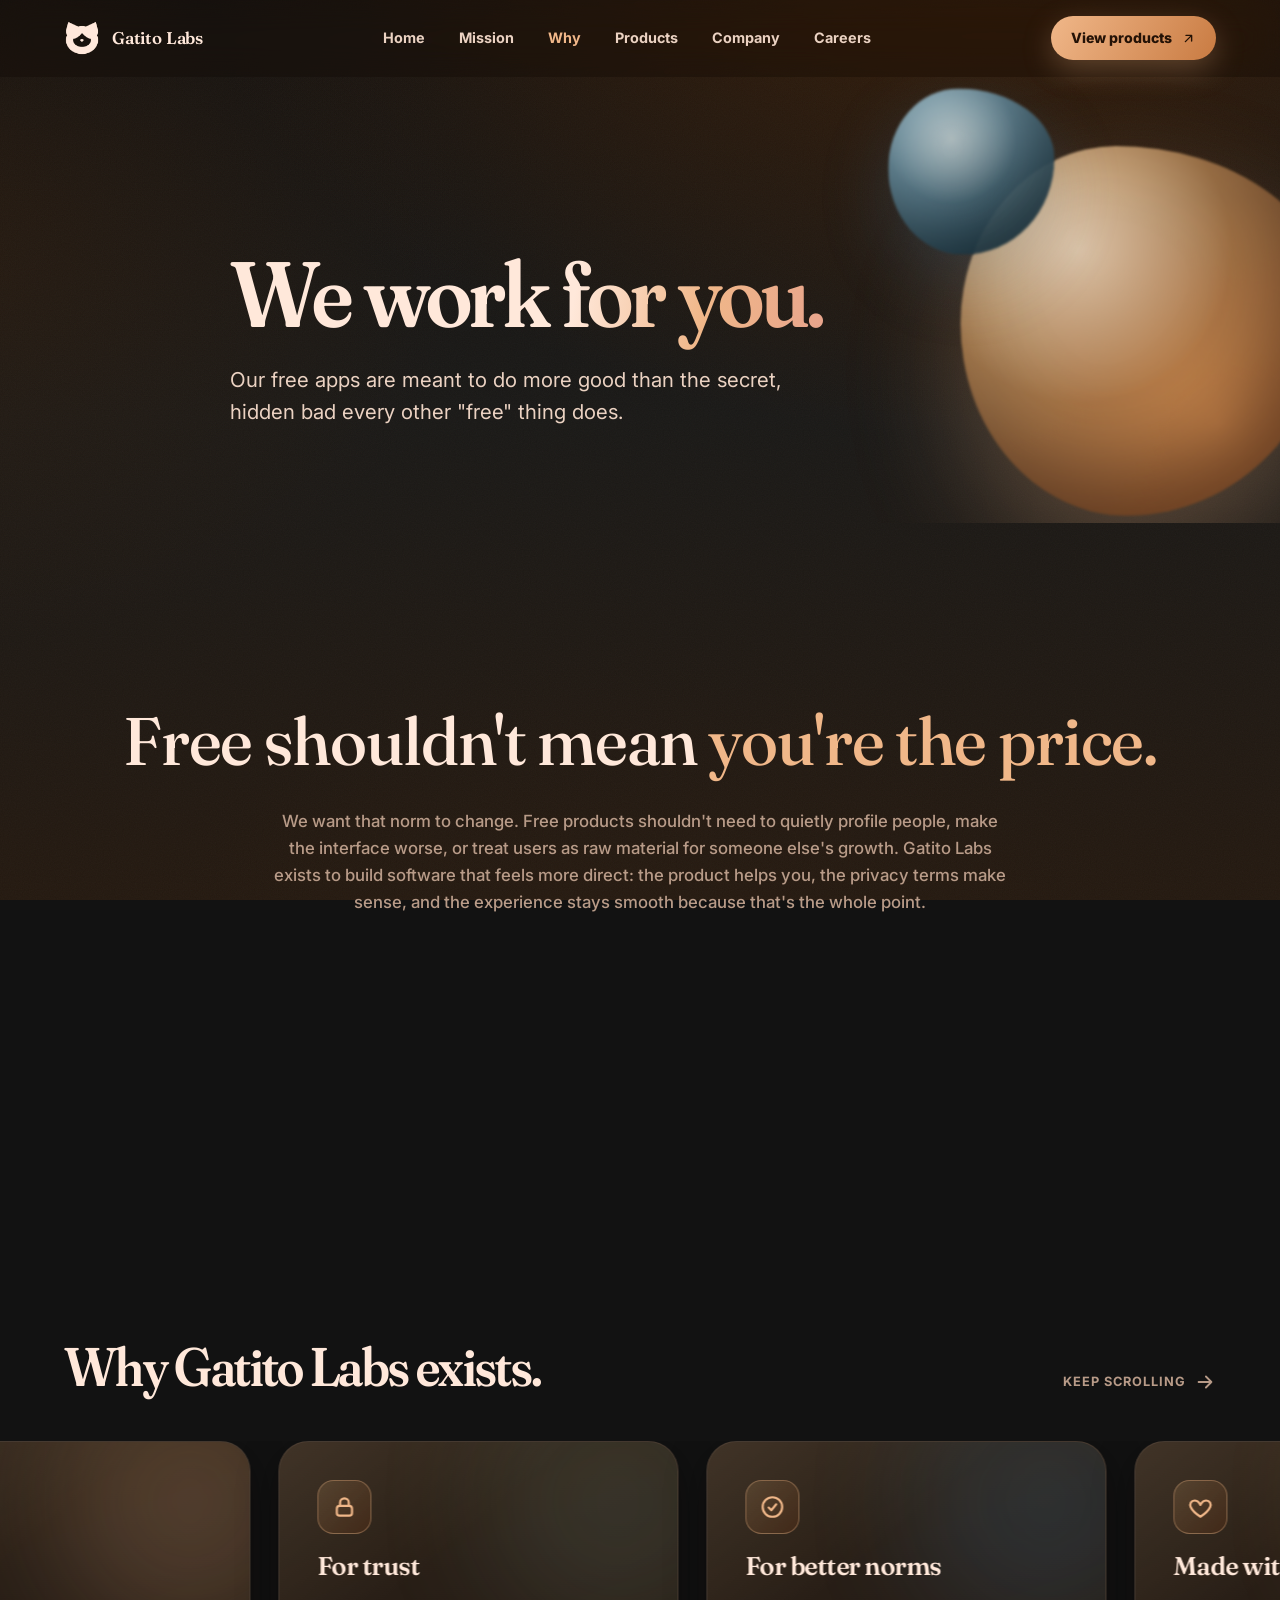
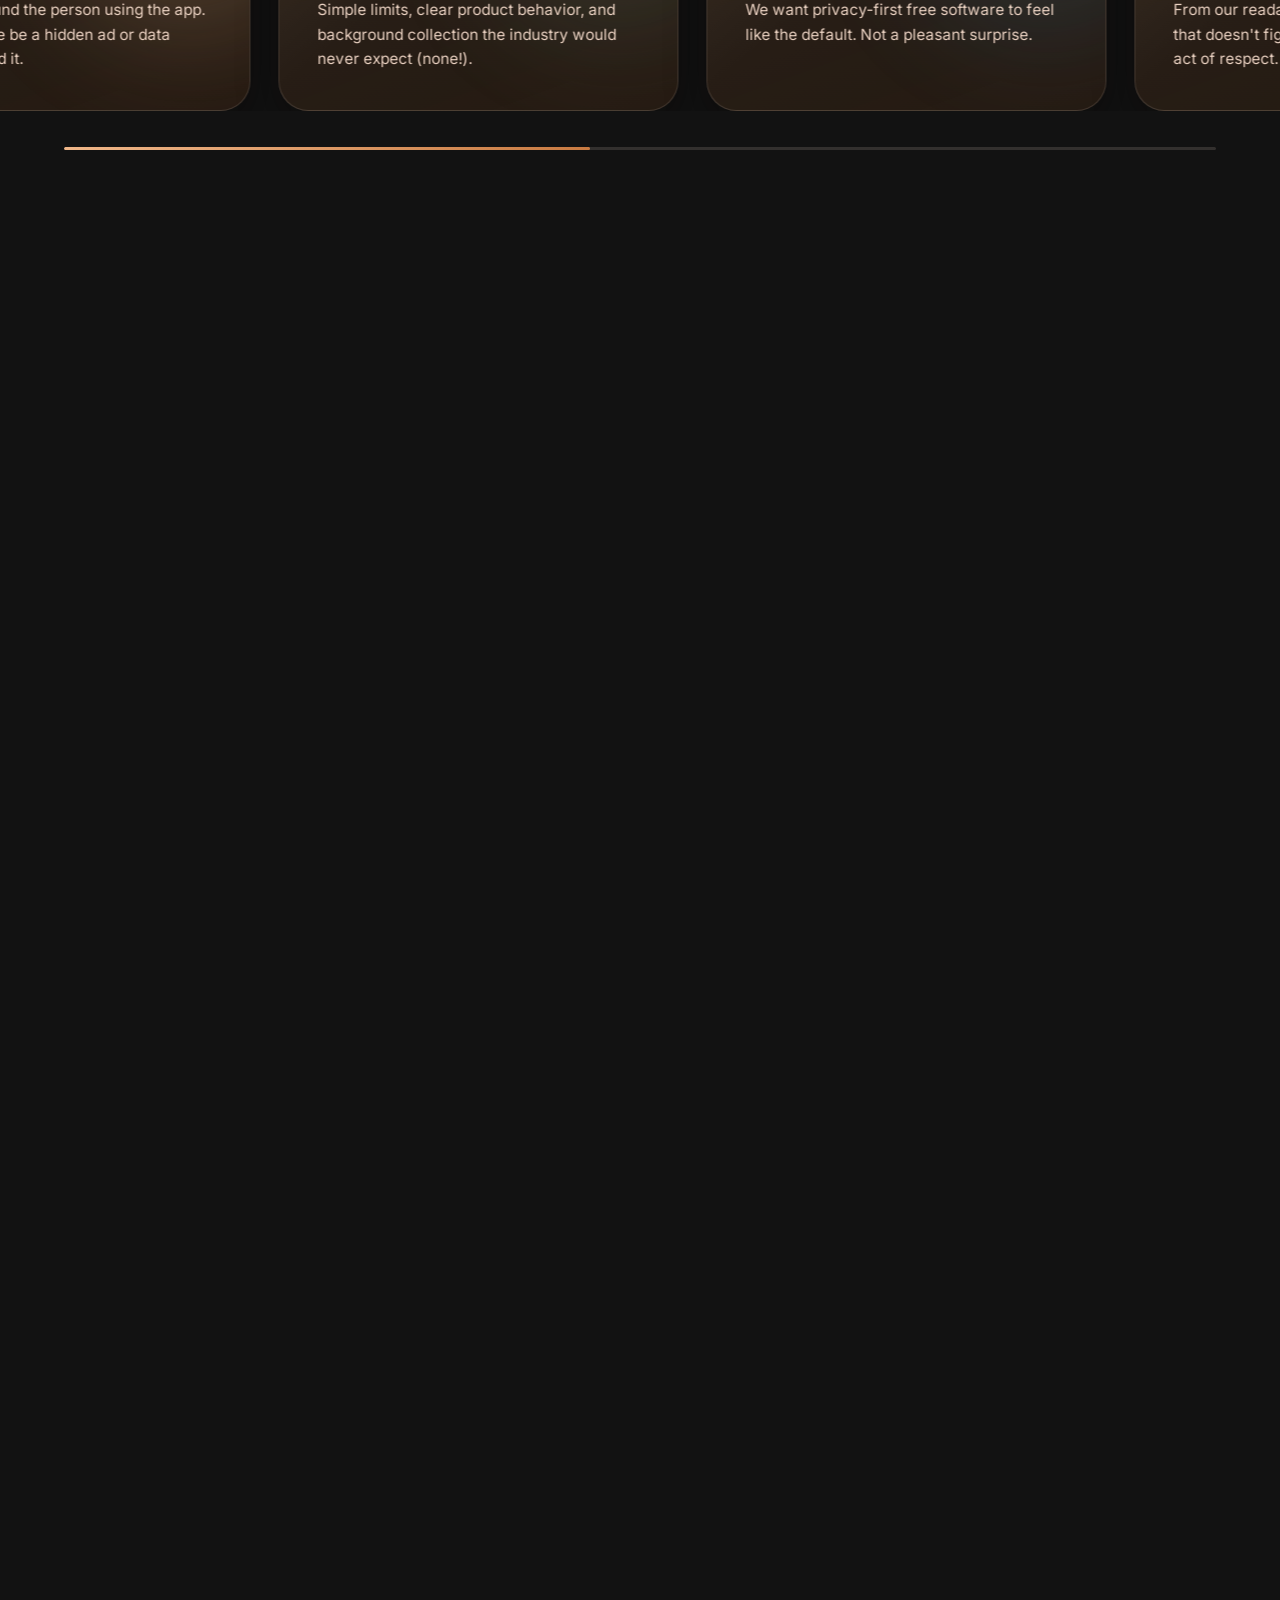
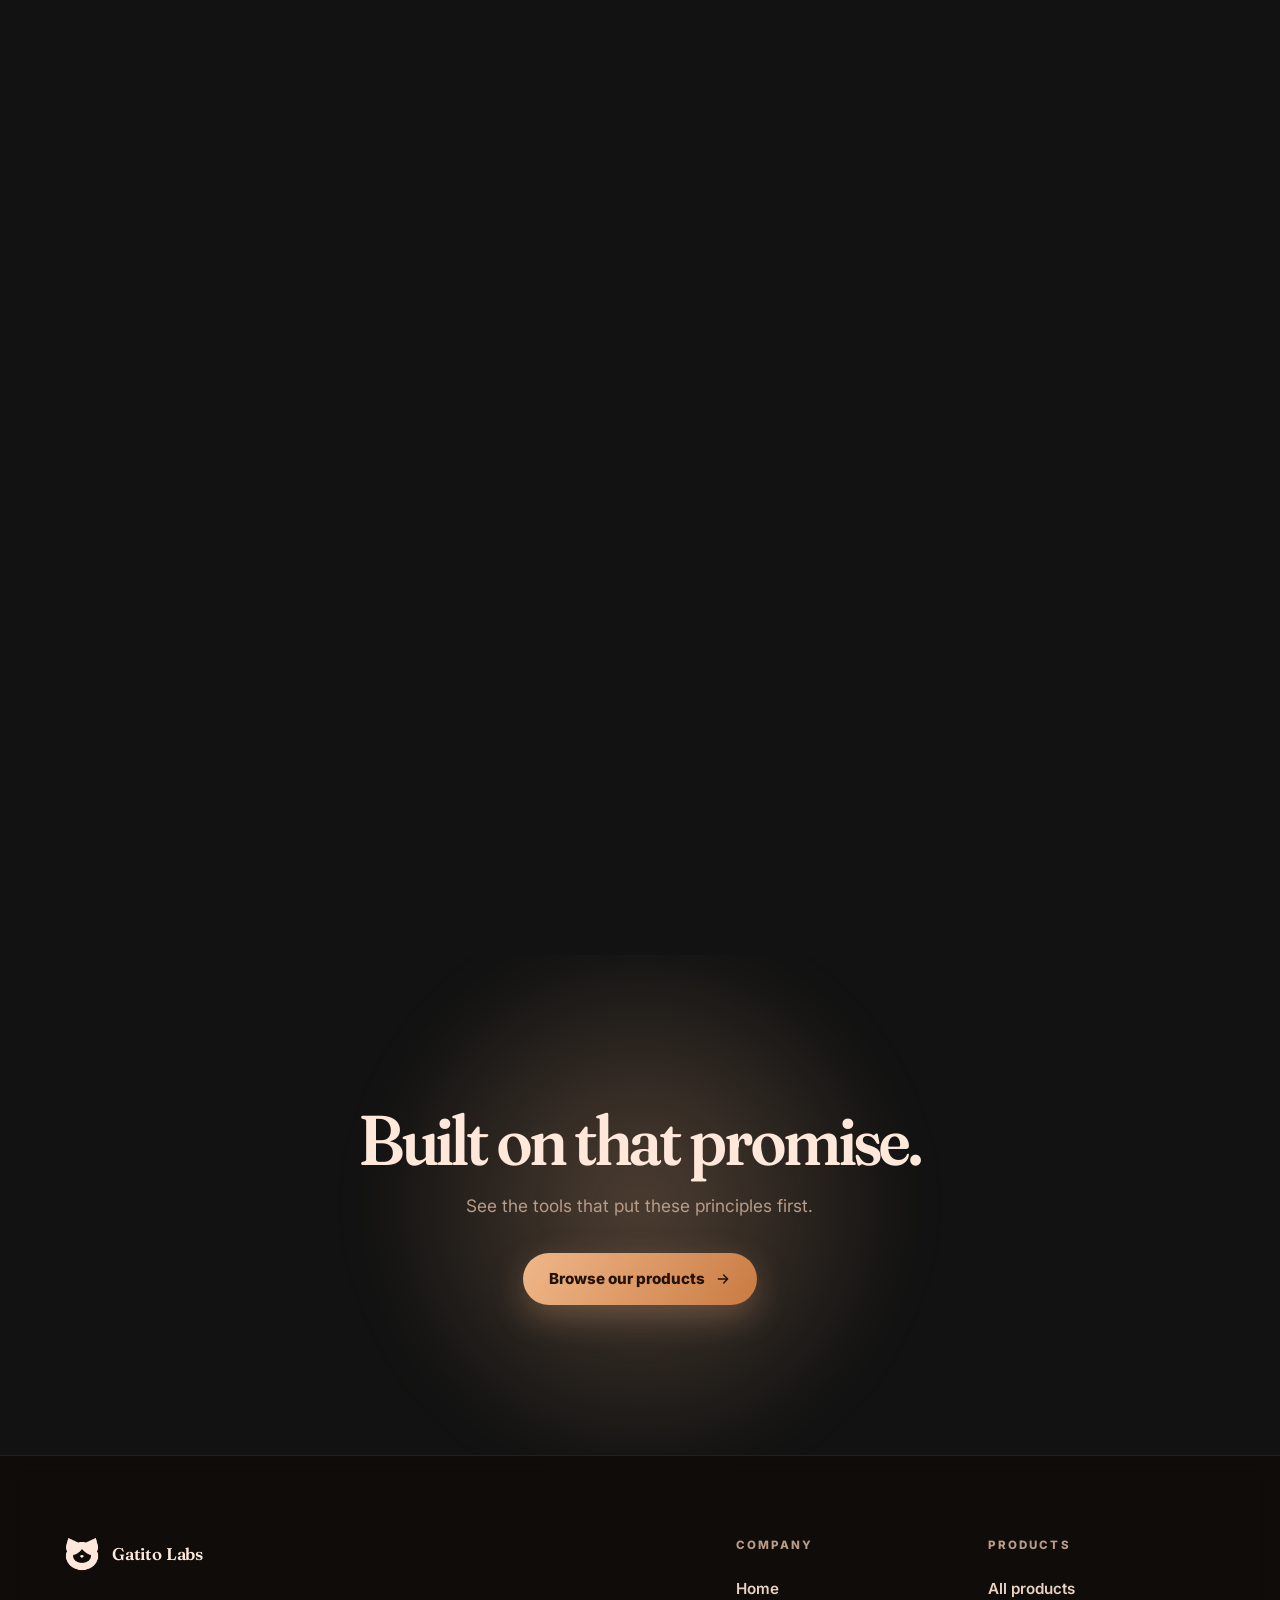
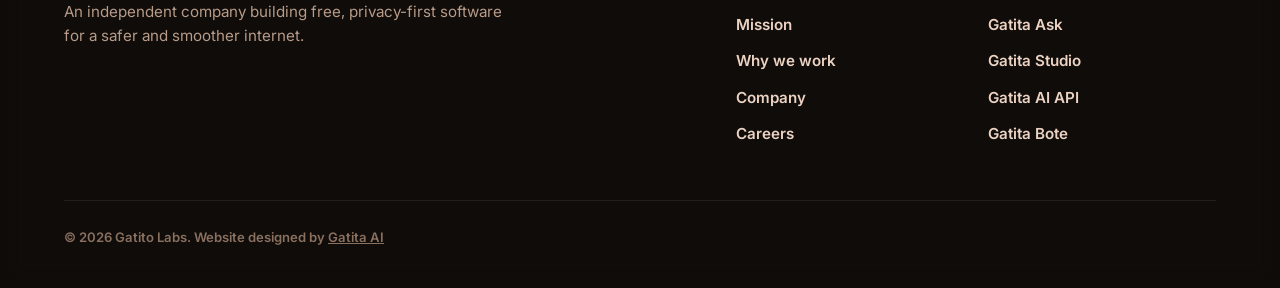
<file: why.html>
<!DOCTYPE html>
<html lang="en">
<head>
    <meta charset="UTF-8">
    <meta name="viewport" content="width=device-width, initial-scale=1.0">
    <title>Why We Work | Gatito Labs</title>
    <meta name="description" content="Why the everyday internet users of Gatito Labs build free, privacy-first software for everyday internet users.">
    <meta name="theme-color" content="#1a1917">
    <link rel="icon" href="assets/logo.png" type="image/png">
    <link rel="preconnect" href="https://fonts.googleapis.com">
    <link rel="preconnect" href="https://fonts.gstatic.com" crossorigin>
    <link href="https://fonts.googleapis.com/css2?family=Fraunces:opsz,wght@9..144,300..700&family=Inter:wght@400;500;600;700;800&display=swap" rel="stylesheet">
    <link rel="stylesheet" href="styles.css">
</head>
<body>
    <div class="ambient" aria-hidden="true"></div>

    <a class="skip-link" href="#main">Skip to content</a>

    <header class="site-header">
        <nav class="site-nav container" aria-label="Gatito Labs navigation">
            <a class="brand" href="index.html" aria-label="Gatito Labs home">
                <span class="brand-mark"><img src="assets/logo_trans.webp" alt=""></span>
                <span class="brand-wordmark">
                    <strong>Gatito Labs</strong>
                </span>
            </a>
            <div class="nav-links" id="navMenu">
                <a href="index.html">Home</a>
                <a href="mission.html">Mission</a>
                <a class="active" href="why.html">Why</a>
                <a href="products.html">Products</a>
                <a href="company.html">Company</a>
                <a href="careers.html">Careers</a>
            </div>
            <a class="nav-cta" href="products.html">
                View products
                <svg viewBox="0 0 24 24" fill="none" stroke="currentColor" stroke-width="2.2" stroke-linecap="round" stroke-linejoin="round" aria-hidden="true"><path d="M7 17 17 7M8 7h9v9"/></svg>
            </a>
            <button class="nav-toggle" id="navToggle" aria-expanded="false" aria-controls="navMenu" aria-label="Open menu">
                <svg viewBox="0 0 24 24" fill="none" stroke="currentColor" stroke-width="2.2" stroke-linecap="round" aria-hidden="true"><path d="M4 7h16M4 12h16M4 17h16"/></svg>
            </button>
        </nav>
    </header>

    <div class="nav-scrim" id="navScrim" aria-hidden="true"></div>

    <main id="main">
        <header class="page-hero">
            <div class="hero-scene" aria-hidden="true">
                <div class="scene-depth" data-depth="back">
                    <span class="blob blob--gold" style="top:14%;right:-6%"></span>
                </div>
                <div class="scene-depth" data-depth="mid">
                    <span class="blob blob--sky" style="top:6%;right:20%"></span>
                </div>
            </div>
            <div class="container hero-inner">
                <h1 class="display" data-reveal>We work <span class="grad-text">for you.</span></h1>
                <p class="lede" data-reveal>Our free apps are meant to do more good than the secret, hidden bad every other "free" thing does.</p>
            </div>
        </header>

        <section class="statement">
            <div class="container">
                <p data-reveal>Free shouldn't mean <em>you're the price.</em></p>
                <p class="sub" data-reveal>We want that norm to change. Free products shouldn't need to quietly profile people, make the interface worse, or treat users as raw material for someone else's growth. Gatito Labs exists to build software that feels more direct: the product helps you, the privacy terms make sense, and the experience stays smooth because that's the whole point.</p>
            </div>
        </section>

        <section class="hscroll" id="reasons">
            <div class="hscroll-pin">
                <div class="container hscroll-head">
                    <div>
                        <h2 class="display">Why Gatito Labs exists.</h2>
                    </div>
                    <span class="hint">
                        Keep scrolling
                        <svg viewBox="0 0 24 24" fill="none" stroke="currentColor" stroke-width="2" stroke-linecap="round" stroke-linejoin="round" aria-hidden="true"><path d="M5 12h14M13 6l6 6-6 6"/></svg>
                    </span>
                </div>

                <div class="hscroll-viewport">
                    <div class="hscroll-track" data-reveal-group>
                        <article class="tilt-card" style="--glow:var(--gold-glow)">
                            <span class="card-glow"></span>
                            <span class="card-icon" aria-hidden="true">
                                <svg viewBox="0 0 24 24" fill="none" stroke="currentColor" stroke-width="2" stroke-linecap="round" stroke-linejoin="round"><circle cx="9" cy="8" r="3.2"/><path d="M3 20c0-3.2 2.7-5 6-5s6 1.8 6 5"/><circle cx="17.5" cy="9" r="2.4"/><path d="M15.5 15.4c2.3.4 4.5 2 4.5 4.6"/></svg>
                            </span>
                            <h3>For users</h3>
                            <p>We design around the person using the app. Never will there be a hidden ad or data business behind it.</p>
                        </article>

                        <article class="tilt-card" style="--glow:var(--sage-glow)">
                            <span class="card-glow"></span>
                            <span class="card-icon" aria-hidden="true">
                                <svg viewBox="0 0 24 24" fill="none" stroke="currentColor" stroke-width="2" stroke-linecap="round" stroke-linejoin="round"><rect x="5" y="11" width="14" height="9" rx="2.5"/><path d="M8 11V8a4 4 0 0 1 8 0v3"/></svg>
                            </span>
                            <h3>For trust</h3>
                            <p>Simple limits, clear product behavior, and background collection the industry would never expect (none!).</p>
                        </article>

                        <article class="tilt-card" style="--glow:var(--sky-glow)">
                            <span class="card-glow"></span>
                            <span class="card-icon" aria-hidden="true">
                                <svg viewBox="0 0 24 24" fill="none" stroke="currentColor" stroke-width="2" stroke-linecap="round" stroke-linejoin="round"><circle cx="12" cy="12" r="9"/><path d="M8.5 12.5l2.5 2.5 4.5-5.5"/></svg>
                            </span>
                            <h3>For better norms</h3>
                            <p>We want privacy-first free software to feel like the default. Not a pleasant surprise.</p>
                        </article>

                        <article class="tilt-card" style="--glow:var(--gold-glow)">
                            <span class="card-glow"></span>
                            <span class="card-icon" aria-hidden="true">
                                <svg viewBox="0 0 24 24" fill="none" stroke="currentColor" stroke-width="2" stroke-linecap="round" stroke-linejoin="round"><path d="M12 21s-7-4.5-9-9c-1.2-2.8.4-6 3.5-6 2 0 3.5 1 4.5 2.5.3.5.7 1 1 1.5.3-.5.7-1 1-1.5 1-1.5 2.5-2.5 4.5-2.5 3.1 0 4.7 3.2 3.5 6-2 4.5-9 9-9 9z"/></svg>
                            </span>
                            <h3>Made with care</h3>
                            <p>From our readable policies to an interface that doesn't fight you, every detail is a small act of respect.</p>
                        </article>
                    </div>
                </div>

                <div class="container hscroll-progress" aria-hidden="true"><i></i></div>
            </div>
        </section>

        <section class="cta-band">
            <div class="container">
                <h2 class="display" data-reveal>Built on that promise.</h2>
                <p data-reveal>See the tools that put these principles first.</p>
                <a class="btn btn--primary" data-reveal href="products.html">
                    Browse our products
                    <svg viewBox="0 0 24 24" fill="none" stroke="currentColor" stroke-width="2.2" stroke-linecap="round" stroke-linejoin="round" aria-hidden="true"><path d="M5 12h14M13 6l6 6-6 6"/></svg>
                </a>
            </div>
        </section>
    </main>

    <footer class="site-footer">
        <div class="container">
            <div class="footer-top">
                <div class="footer-brand">
                    <a class="brand" href="index.html" aria-label="Gatito Labs home">
                        <span class="brand-mark"><img src="assets/logo_trans.webp" alt=""></span>
                        <span class="brand-wordmark">
                            <strong>Gatito Labs</strong>
                        </span>
                    </a>
                    <p>An independent company building free, privacy-first software for a safer and smoother internet.</p>
                </div>
                <div class="footer-links">
                    <div class="footer-col">
                        <h4>Company</h4>
                        <a href="index.html">Home</a>
                        <a href="mission.html">Mission</a>
                        <a href="why.html">Why we work</a>
                        <a href="company.html">Company</a>
                        <a href="careers.html">Careers</a>
                    </div>
                    <div class="footer-col">
                        <h4>Products</h4>
                        <a href="products.html">All products</a>
                        <a href="https://gatita.tech" target="_blank" rel="noopener">Gatita Ask</a>
                        <a href="https://gatita.tech/studio" target="_blank" rel="noopener">Gatita Studio</a>
                        <a href="https://gatita.tech/api.html" target="_blank" rel="noopener">Gatita AI API</a>
                        <a href="https://clankr.tech/" target="_blank" rel="noopener">Gatita Bote</a>
                    </div>
                </div>
            </div>
            <div class="footer-bottom">
                <span>© 2026 Gatito Labs. Website designed by <a href="https://gatita.tech" target="_blank" rel="noopener">Gatita AI</a></span>
            </div>
        </div>
    </footer>

    <script src="script.js"></script>
</body>
</html>
</file>
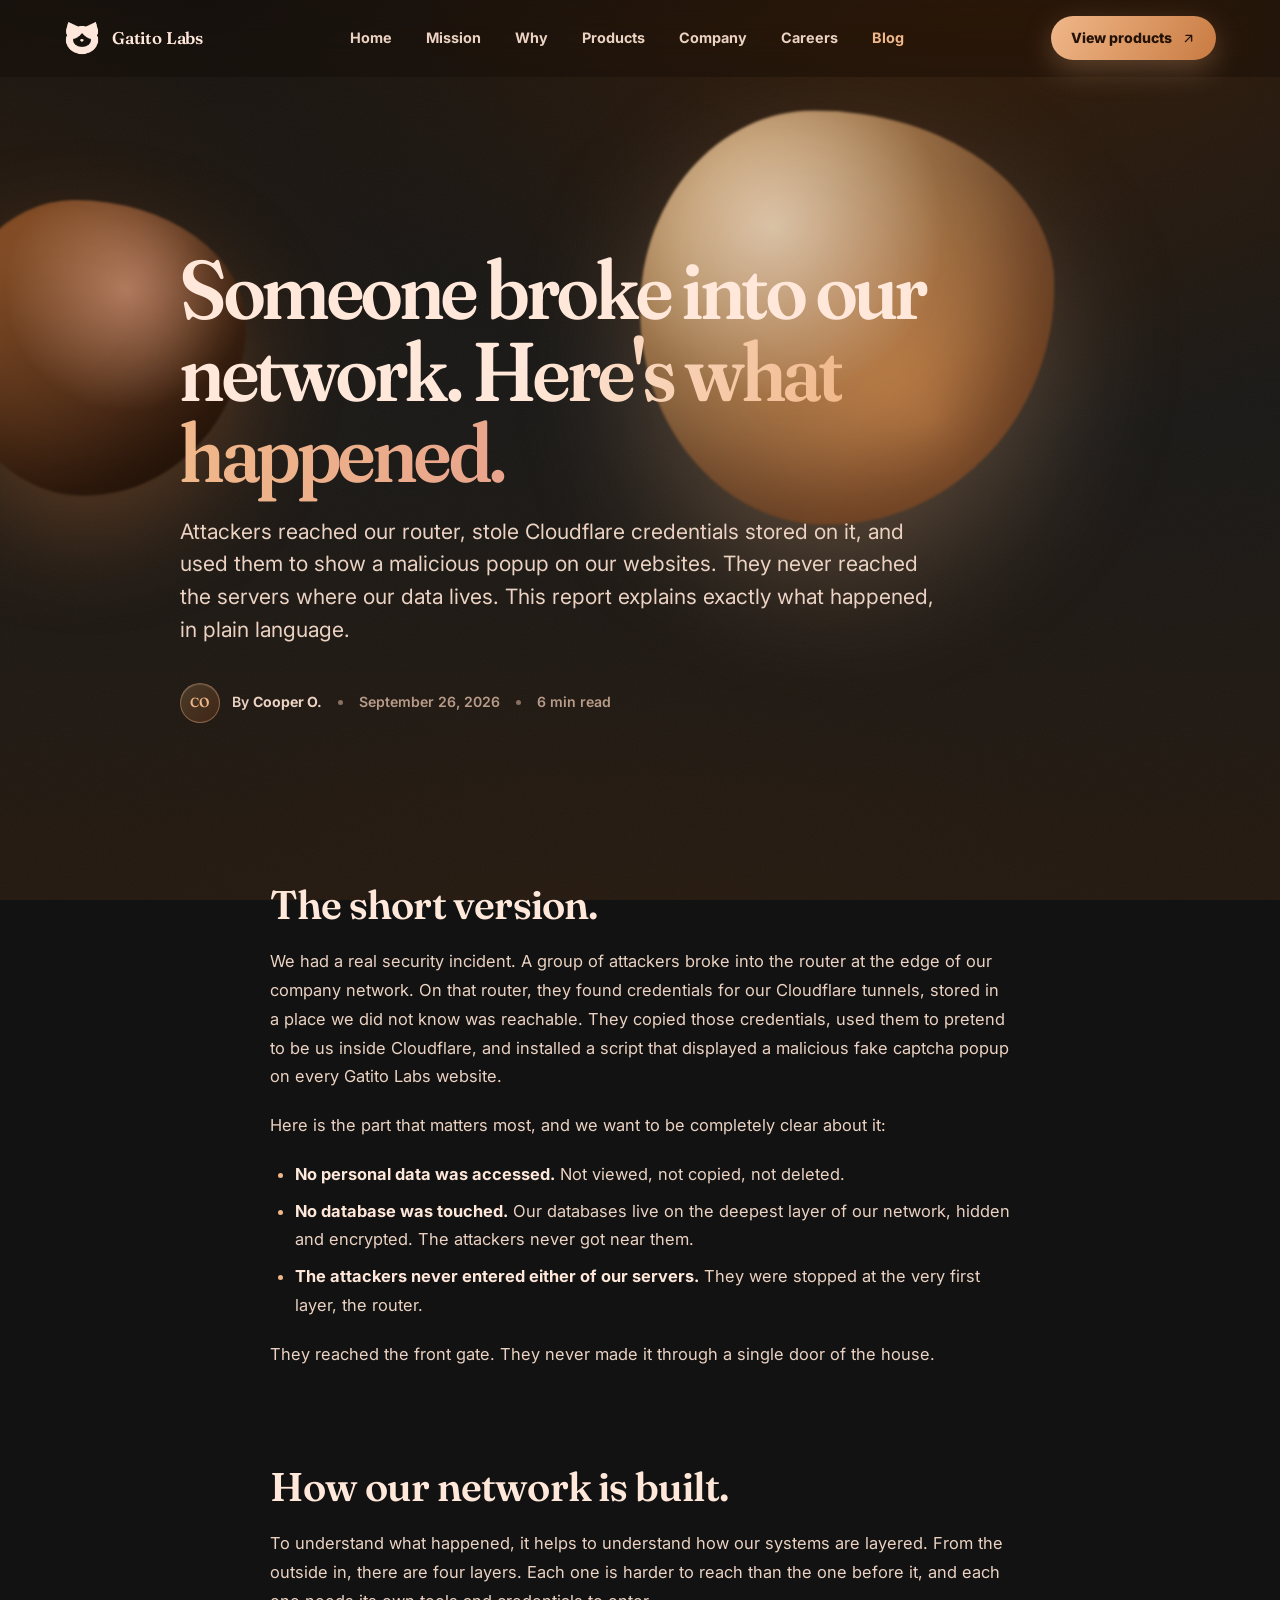
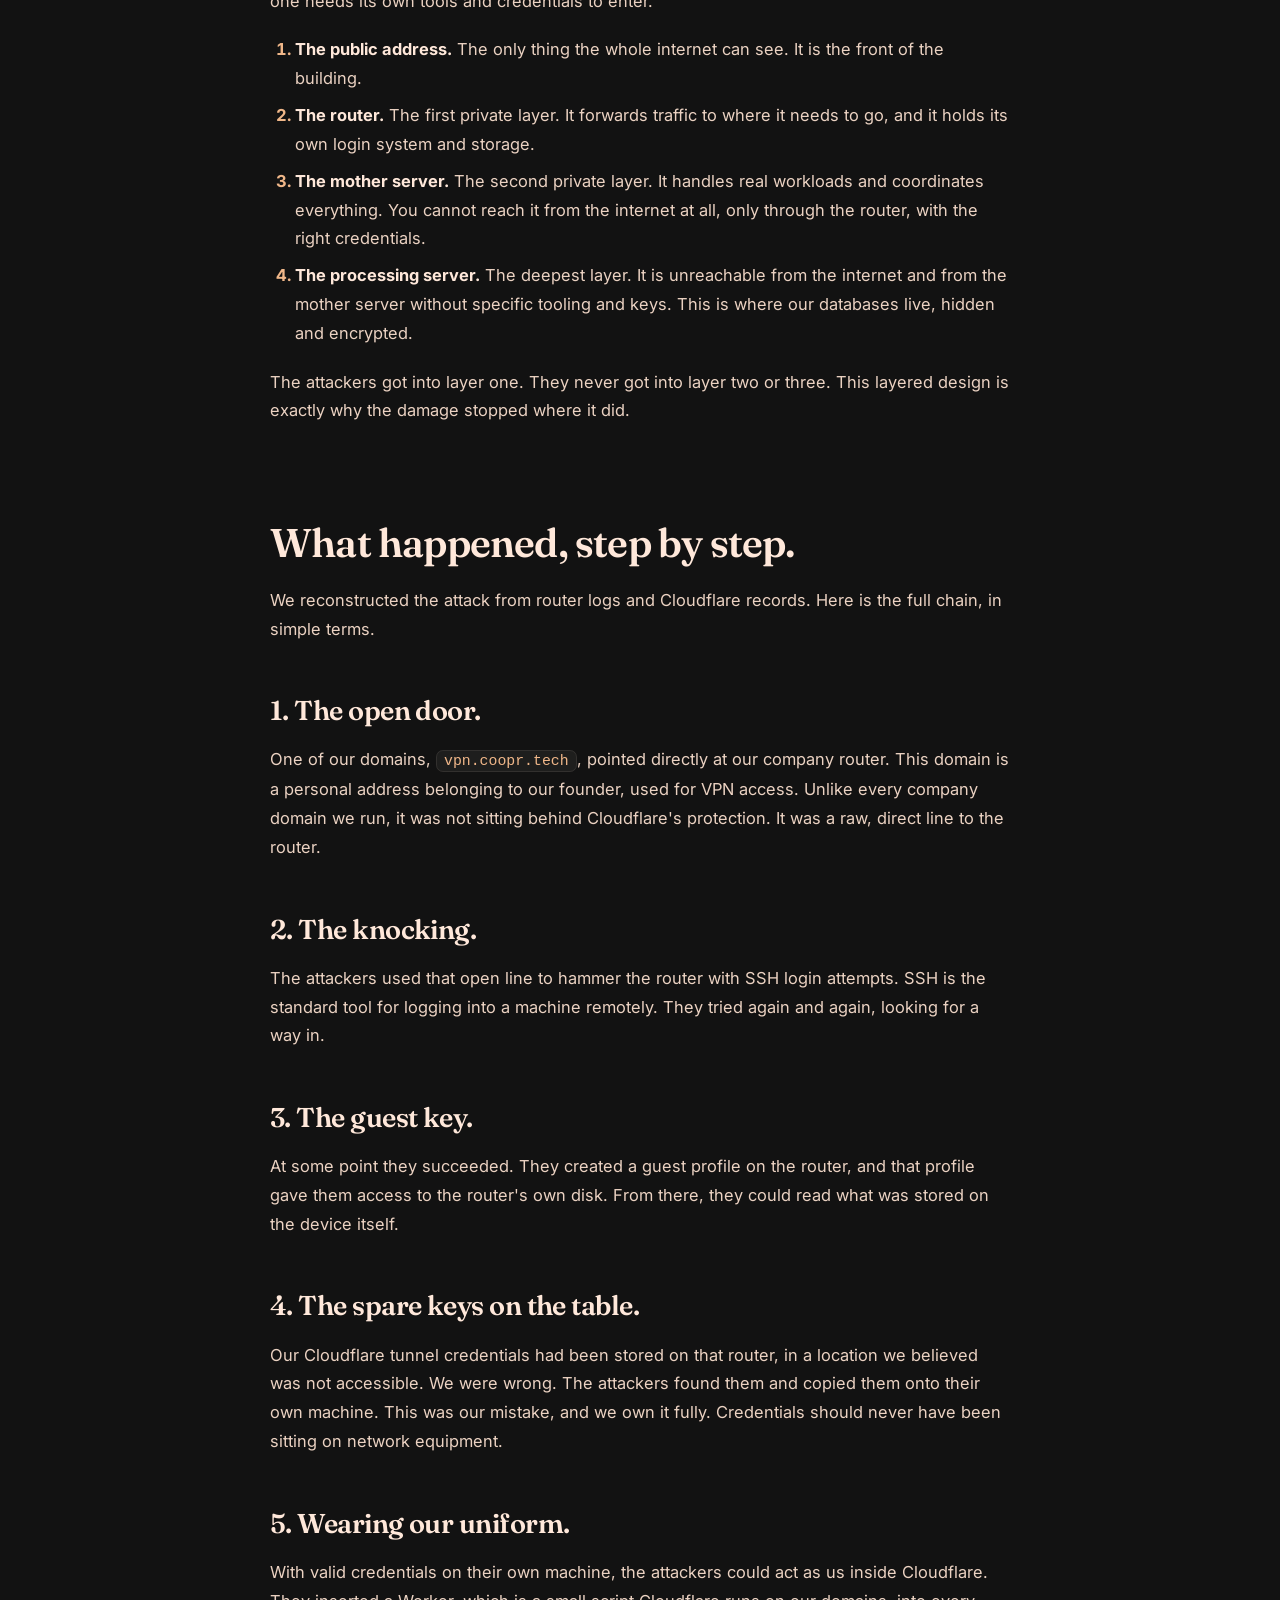
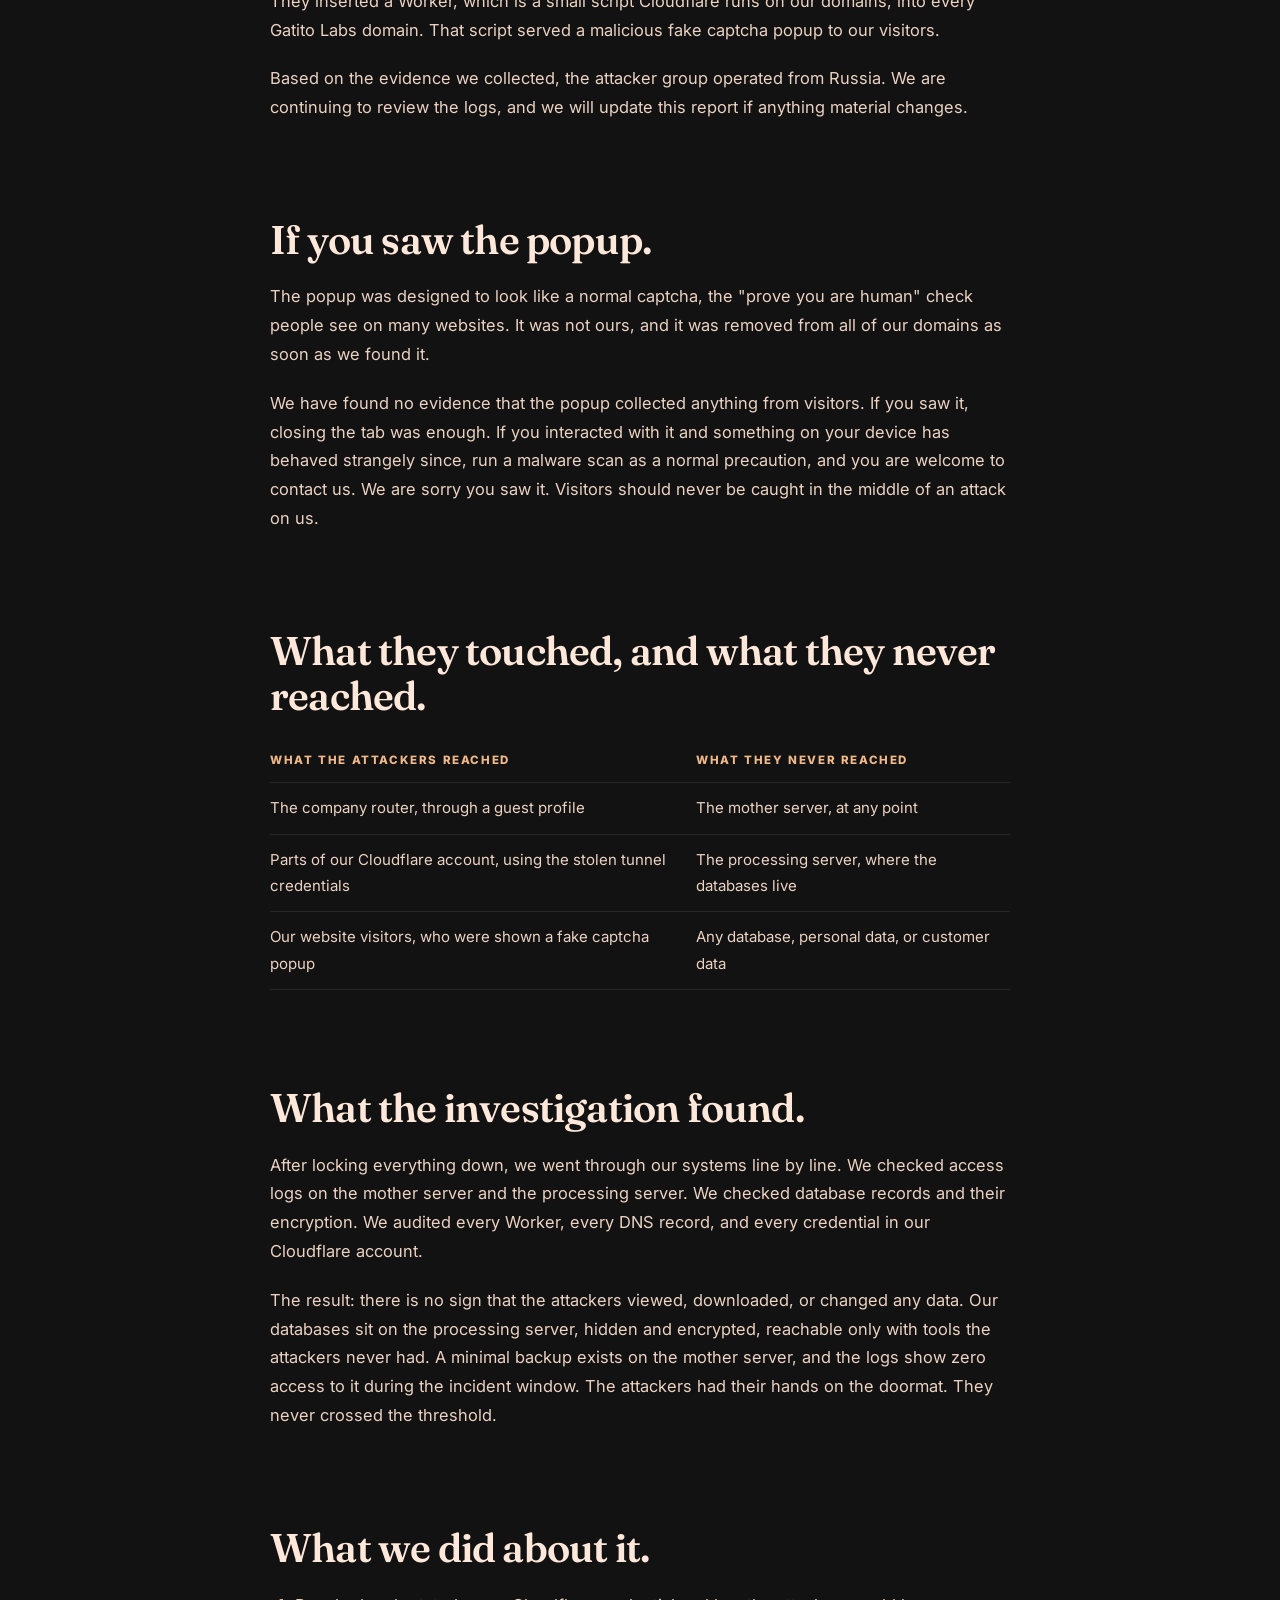
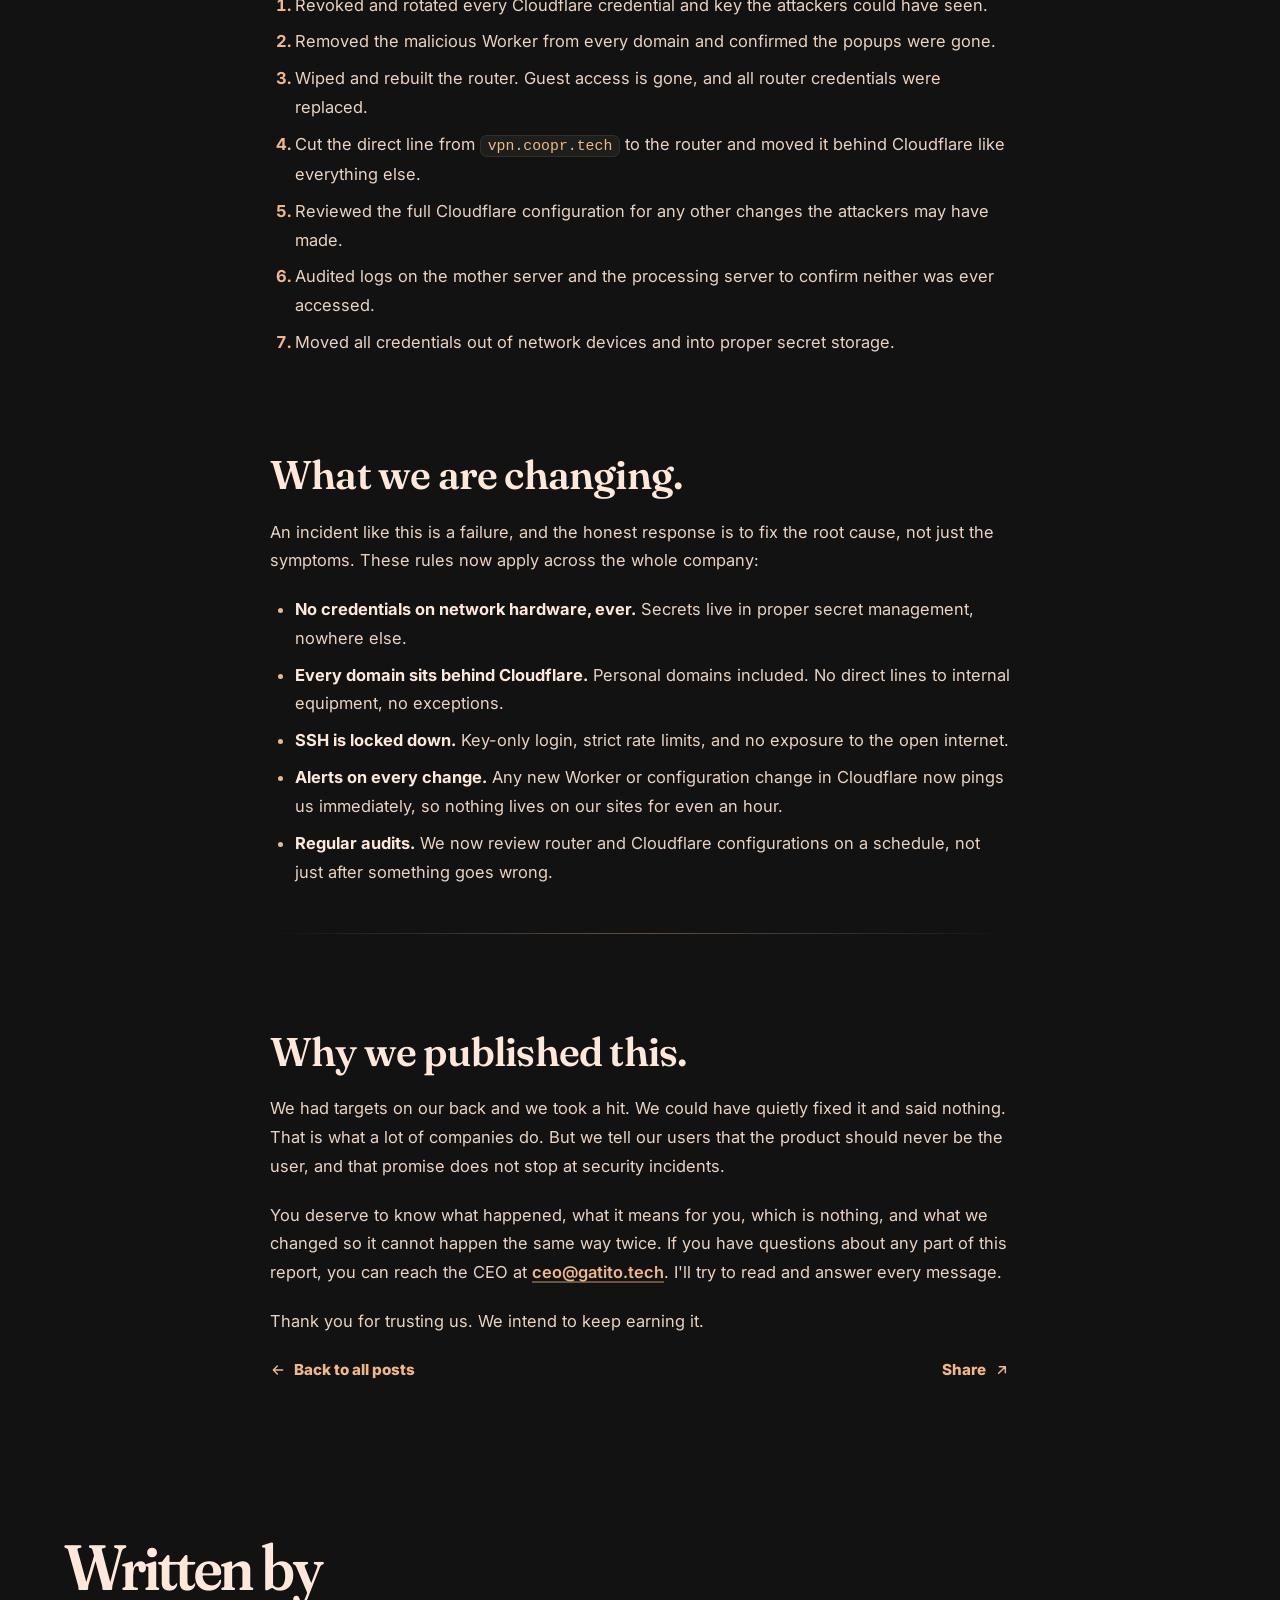
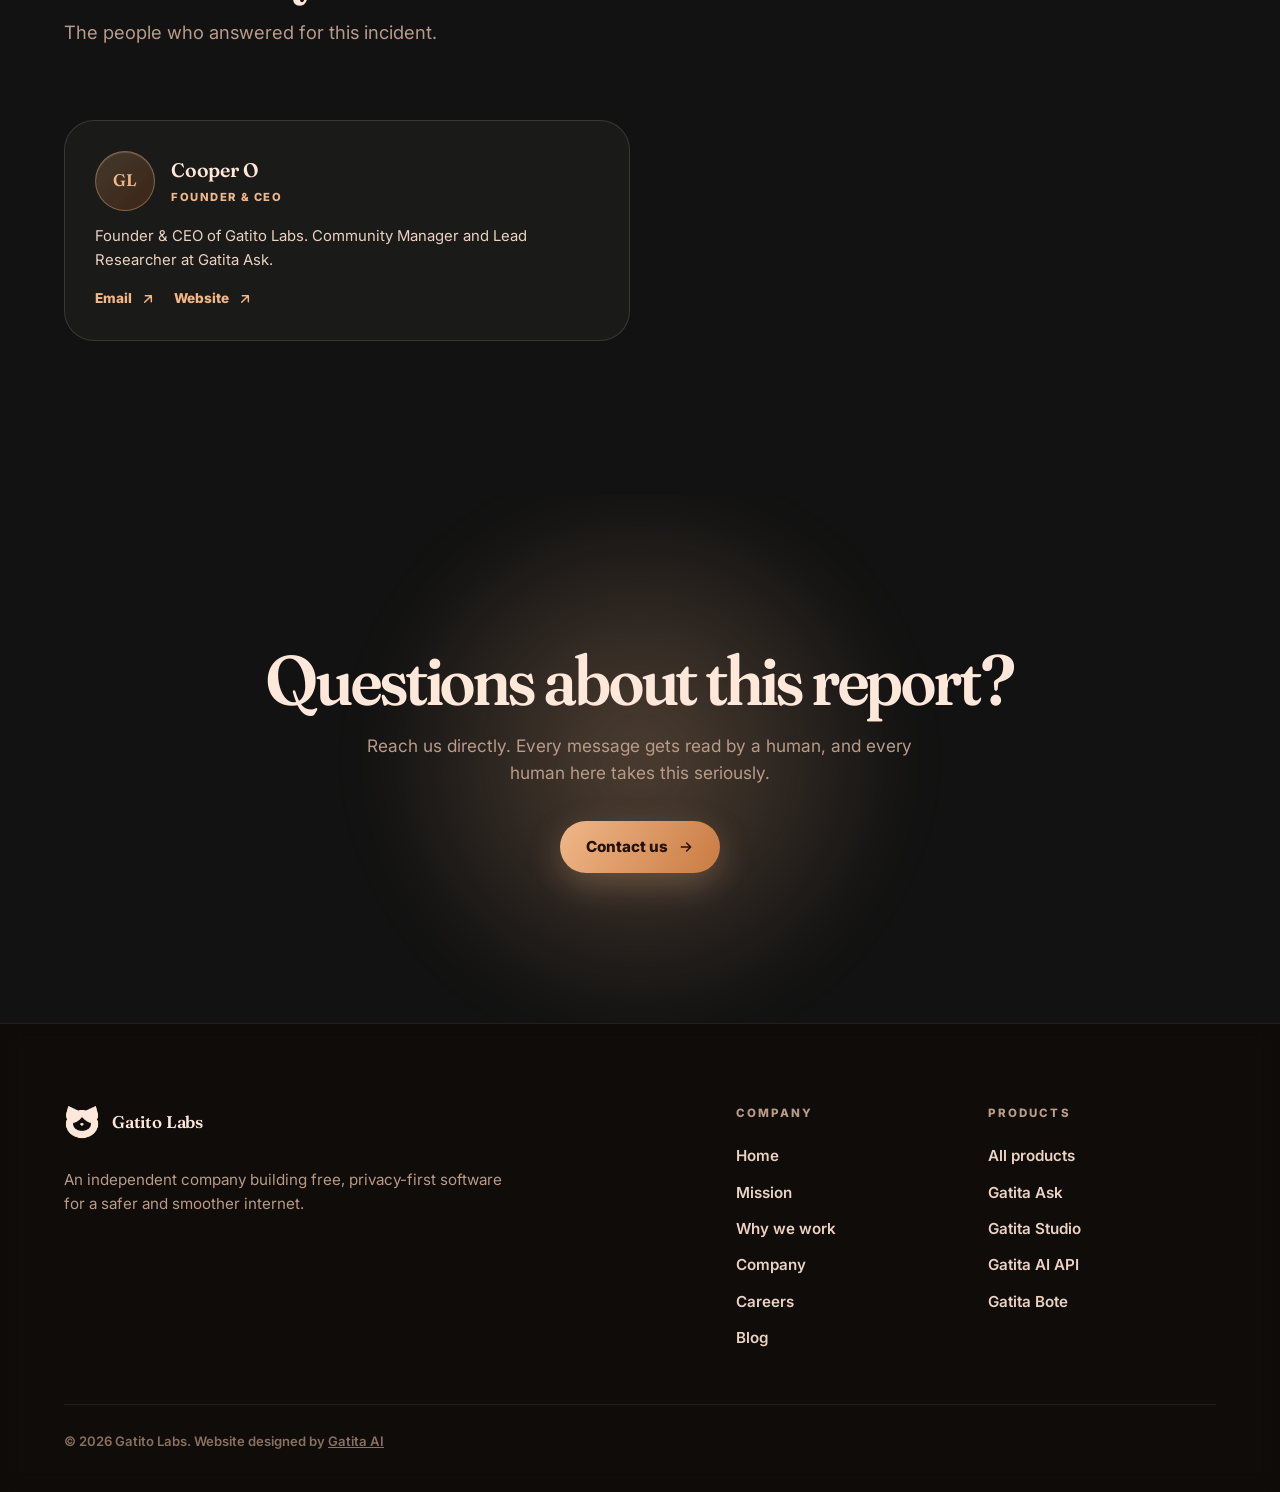
<file: blog/01-incident-report.html>
<!DOCTYPE html>
<!--
  Incident report post. Built from template.html.
  All styles live in styles.css under "Blog — post template".
-->
<html lang="en">
<head>
    <meta charset="UTF-8">
    <meta name="viewport" content="width=device-width, initial-scale=1.0">
    <title>Incident report: a break-in on our network | Gatito Labs</title>
    <meta name="description" content="What happened when attackers got into our network router, what they touched, and why no data was ever breached.">
    <meta name="theme-color" content="#1a1917">

    <meta property="og:type" content="article">
    <meta property="og:title" content="Incident report: a break-in on our network">
    <meta property="og:description" content="Attackers reached our router and abused our Cloudflare credentials. No data was accessed.">
    <meta property="og:image" content="/assets/banner.png">
    <meta property="article:published_time" content="2026-09-26">

    <link rel="icon" href="/assets/logo.png" type="image/png">
    <link rel="preconnect" href="https://fonts.googleapis.com">
    <link rel="preconnect" href="https://fonts.gstatic.com" crossorigin>
    <link href="https://fonts.googleapis.com/css2?family=Fraunces:opsz,wght@9..144,300..700&family=Inter:wght@400;500;600;700;800&display=swap" rel="stylesheet">
    <link rel="stylesheet" href="/styles.css">
</head>
<body>
    <div class="ambient" aria-hidden="true"></div>

    <a class="skip-link" href="#main">Skip to content</a>

    <header class="site-header">
        <nav class="site-nav container" aria-label="Gatito Labs navigation">
            <a class="brand" href="/index.html" aria-label="Gatito Labs home">
                <span class="brand-mark"><img src="/assets/logo_trans.webp" alt=""></span>
                <span class="brand-wordmark">
                    <strong>Gatito Labs</strong>
                </span>
            </a>
            <div class="nav-links" id="navMenu">
                <a href="/index.html">Home</a>
                <a href="/mission.html">Mission</a>
                <a href="/why.html">Why</a>
                <a href="/products.html">Products</a>
                <a href="/company.html">Company</a>
                <a href="/careers.html">Careers</a>
                <a class="active" href="/blog.html">Blog</a>
            </div>
            <a class="nav-cta" href="/products.html">
                View products
                <svg viewBox="0 0 24 24" fill="none" stroke="currentColor" stroke-width="2.2" stroke-linecap="round" stroke-linejoin="round" aria-hidden="true"><path d="M7 17 17 7M8 7h9v9"/></svg>
            </a>
            <button class="nav-toggle" id="navToggle" aria-expanded="false" aria-controls="navMenu" aria-label="Open menu">
                <svg viewBox="0 0 24 24" fill="none" stroke="currentColor" stroke-width="2.2" stroke-linecap="round" aria-hidden="true"><path d="M4 7h16M4 12h16M4 17h16"/></svg>
            </button>
        </nav>
    </header>

    <div class="nav-scrim" id="navScrim" aria-hidden="true"></div>

    <main id="main">

        <!-- ============================ POST HERO ============================ -->
        <header class="post-hero">
            <div class="hero-scene" aria-hidden="true">
                <div class="scene-depth" data-depth="back">
                    <span class="blob blob--ember" style="top:16%;right:-8%"></span>
                </div>
                <div class="scene-depth" data-depth="mid">
                    <span class="blob blob--gold" style="top:8%;right:20%"></span>
                </div>
            </div>

            <div class="container hero-inner">

                <h1 class="display" data-reveal>Someone broke into our network. <span class="grad-text">Here's what happened.</span></h1>

                <p class="post-lede" data-reveal>Attackers reached our router, stole Cloudflare credentials stored on it, and used them to show a malicious popup on our websites. They never reached the servers where our data lives. This report explains exactly what happened, in plain language.</p>

                <div class="post-meta" data-reveal>
                    <span class="byline">
                        <span class="avatar" aria-hidden="true">CO</span>
                        <span>By <a href="#authors">Cooper O.</a></span>
                    </span>
                    <span class="meta-dot" aria-hidden="true"></span>
                    <time datetime="2026-09-26">September 26, 2026</time>
                    <span class="meta-dot" aria-hidden="true"></span>
                    <span>6 min read</span>
                </div>
            </div>
        </header>

        

        <!-- ============================ ARTICLE ============================ -->
        <article class="article">
            <div class="article-body">

                <h2 id="summary">The short version.</h2>

                <p>We had a real security incident. A group of attackers broke into the router at the edge of our company network. On that router, they found credentials for our Cloudflare tunnels, stored in a place we did not know was reachable. They copied those credentials, used them to pretend to be us inside Cloudflare, and installed a script that displayed a malicious fake captcha popup on every Gatito Labs website.</p>

                <p>Here is the part that matters most, and we want to be completely clear about it:</p>

                <ul>
                    <li><strong>No personal data was accessed.</strong> Not viewed, not copied, not deleted.</li>
                    <li><strong>No database was touched.</strong> Our databases live on the deepest layer of our network, hidden and encrypted. The attackers never got near them.</li>
                    <li><strong>The attackers never entered either of our servers.</strong> They were stopped at the very first layer, the router.</li>
                </ul>

                
                <p>They reached the front gate. They never made it through a single door of the house.</p>
                

                <h2 id="our-setup">How our network is built.</h2>

                <p>To understand what happened, it helps to understand how our systems are layered. From the outside in, there are four layers. Each one is harder to reach than the one before it, and each one needs its own tools and credentials to enter.</p>

                <ol>
                    <li><strong>The public address.</strong> The only thing the whole internet can see. It is the front of the building.</li>
                    <li><strong>The router.</strong> The first private layer. It forwards traffic to where it needs to go, and it holds its own login system and storage.</li>
                    <li><strong>The mother server.</strong> The second private layer. It handles real workloads and coordinates everything. You cannot reach it from the internet at all, only through the router, with the right credentials.</li>
                    <li><strong>The processing server.</strong> The deepest layer. It is unreachable from the internet and from the mother server without specific tooling and keys. This is where our databases live, hidden and encrypted.</li>
                </ol>

                <p>The attackers got into layer one. They never got into layer two or three. This layered design is exactly why the damage stopped where it did.</p>

                <h2 id="what-happened">What happened, step by step.</h2>

                <p>We reconstructed the attack from router logs and Cloudflare records. Here is the full chain, in simple terms.</p>

                <h3>1. The open door.</h3>
                <p>One of our domains, <code>vpn.coopr.tech</code>, pointed directly at our company router. This domain is a personal address belonging to our founder, used for VPN access. Unlike every company domain we run, it was not sitting behind Cloudflare's protection. It was a raw, direct line to the router.</p>

                <h3>2. The knocking.</h3>
                <p>The attackers used that open line to hammer the router with SSH login attempts. SSH is the standard tool for logging into a machine remotely. They tried again and again, looking for a way in.</p>

                <h3>3. The guest key.</h3>
                <p>At some point they succeeded. They created a guest profile on the router, and that profile gave them access to the router's own disk. From there, they could read what was stored on the device itself.</p>

                <h3>4. The spare keys on the table.</h3>
                <p>Our Cloudflare tunnel credentials had been stored on that router, in a location we believed was not accessible. We were wrong. The attackers found them and copied them onto their own machine. This was our mistake, and we own it fully. Credentials should never have been sitting on network equipment.</p>

                <h3>5. Wearing our uniform.</h3>
                <p>With valid credentials on their own machine, the attackers could act as us inside Cloudflare. They inserted a Worker, which is a small script Cloudflare runs on our domains, into every Gatito Labs domain. That script served a malicious fake captcha popup to our visitors.</p>

                <p>Based on the evidence we collected, the attacker group operated from Russia. We are continuing to review the logs, and we will update this report if anything material changes.</p>

                <h2 id="visitors">If you saw the popup.</h2>

                <p>The popup was designed to look like a normal captcha, the "prove you are human" check people see on many websites. It was not ours, and it was removed from all of our domains as soon as we found it.</p>

                <p>We have found no evidence that the popup collected anything from visitors. If you saw it, closing the tab was enough. If you interacted with it and something on your device has behaved strangely since, run a malware scan as a normal precaution, and you are welcome to contact us. We are sorry you saw it. Visitors should never be caught in the middle of an attack on us.</p>

                <h2 id="reached">What they touched, and what they never reached.</h2>

                <div class="table-scroll">
                    <table>
                        <thead>
                            <tr>
                                <th>What the attackers reached</th>
                                <th>What they never reached</th>
                            </tr>
                        </thead>
                        <tbody>
                            <tr>
                                <td>The company router, through a guest profile</td>
                                <td>The mother server, at any point</td>
                            </tr>
                            <tr>
                                <td>Parts of our Cloudflare account, using the stolen tunnel credentials</td>
                                <td>The processing server, where the databases live</td>
                            </tr>
                            <tr>
                                <td>Our website visitors, who were shown a fake captcha popup</td>
                                <td>Any database, personal data, or customer data</td>
                            </tr>
                        </tbody>
                    </table>
                </div>

                <h2 id="investigation">What the investigation found.</h2>

                <p>After locking everything down, we went through our systems line by line. We checked access logs on the mother server and the processing server. We checked database records and their encryption. We audited every Worker, every DNS record, and every credential in our Cloudflare account.</p>

                <p>The result: there is no sign that the attackers viewed, downloaded, or changed any data. Our databases sit on the processing server, hidden and encrypted, reachable only with tools the attackers never had. A minimal backup exists on the mother server, and the logs show zero access to it during the incident window. The attackers had their hands on the doormat. They never crossed the threshold.</p>

                <h2 id="response">What we did about it.</h2>

                <ol>
                    <li>Revoked and rotated every Cloudflare credential and key the attackers could have seen.</li>
                    <li>Removed the malicious Worker from every domain and confirmed the popups were gone.</li>
                    <li>Wiped and rebuilt the router. Guest access is gone, and all router credentials were replaced.</li>
                    <li>Cut the direct line from <code>vpn.coopr.tech</code> to the router and moved it behind Cloudflare like everything else.</li>
                    <li>Reviewed the full Cloudflare configuration for any other changes the attackers may have made.</li>
                    <li>Audited logs on the mother server and the processing server to confirm neither was ever accessed.</li>
                    <li>Moved all credentials out of network devices and into proper secret storage.</li>
                </ol>

                <h2 id="changes">What we are changing.</h2>

                <p>An incident like this is a failure, and the honest response is to fix the root cause, not just the symptoms. These rules now apply across the whole company:</p>

                <ul>
                    <li><strong>No credentials on network hardware, ever.</strong> Secrets live in proper secret management, nowhere else.</li>
                    <li><strong>Every domain sits behind Cloudflare.</strong> Personal domains included. No direct lines to internal equipment, no exceptions.</li>
                    <li><strong>SSH is locked down.</strong> Key-only login, strict rate limits, and no exposure to the open internet.</li>
                    <li><strong>Alerts on every change.</strong> Any new Worker or configuration change in Cloudflare now pings us immediately, so nothing lives on our sites for even an hour.</li>
                    <li><strong>Regular audits.</strong> We now review router and Cloudflare configurations on a schedule, not just after something goes wrong.</li>
                </ul>

                <hr>

                <h2 id="why">Why we published this.</h2>

                <p>We had targets on our back and we took a hit. We could have quietly fixed it and said nothing. That is what a lot of companies do. But we tell our users that the product should never be the user, and that promise does not stop at security incidents.</p>

                <p>You deserve to know what happened, what it means for you, which is nothing, and what we changed so it cannot happen the same way twice. If you have questions about any part of this report, you can reach the CEO at <a href="mailto:ceo@gatito.tech">ceo@gatito.tech</a>. I'll try to read and answer every message.</p>

                <p>Thank you for trusting us. We intend to keep earning it.</p>
            </div>


            <!-- ========================= BACK / SHARE ========================= -->
            <div class="post-nav">
                <a class="text-link" href="/blog.html">
                    <svg viewBox="0 0 24 24" fill="none" stroke="currentColor" stroke-width="2.2" stroke-linecap="round" stroke-linejoin="round" aria-hidden="true"><path d="M19 12H5M11 18l-6-6 6-6"/></svg>
                    Back to all posts
                </a>
                <a class="text-link" href="https://x.com/intent/post?url=https://gatito.tech/blog/01-incident-report" target="_blank" rel="noopener">
                    Share
                    <svg viewBox="0 0 24 24" fill="none" stroke="currentColor" stroke-width="2.2" stroke-linecap="round" stroke-linejoin="round" aria-hidden="true"><path d="M7 17 17 7M8 7h9v9"/></svg>
                </a>
            </div>
        </article>

        <!-- ======================== AUTHOR CARD ======================== -->
        <section class="section" id="authors">
            <div class="container">
                <div class="section-head">
                    <h2 class="display">Written by</h2>
                    <p>The people who answered for this incident.</p>
                </div>

                <div class="authors-grid" data-reveal-group>
                    <article class="author-card" data-reveal>
                        <div class="author-head">
                            <span class="avatar" aria-hidden="true">GL</span>
                            <div>
                                <h3>Cooper O</h3>
                                <span class="role">Founder & CEO</span>
                            </div>
                        </div>
                        <p>Founder & CEO of Gatito Labs. Community Manager and Lead Researcher at Gatita Ask.</p>
                        <div class="author-links">
                            <a class="text-link" href="mailto:ceo@gatito.tech">Email <svg viewBox="0 0 24 24" fill="none" stroke="currentColor" stroke-width="2.2" stroke-linecap="round" stroke-linejoin="round" aria-hidden="true"><path d="M7 17 17 7M8 7h9v9"/></svg></a>
                            <a class="text-link" href="https://gatito.tech" target="_blank" rel="noopener">Website <svg viewBox="0 0 24 24" fill="none" stroke="currentColor" stroke-width="2.2" stroke-linecap="round" stroke-linejoin="round" aria-hidden="true"><path d="M7 17 17 7M8 7h9v9"/></svg></a>
                        </div>
                    </article>
                </div>
            </div>
        </section>

        <!-- ============================ CTA BAND ============================ -->
        <section class="cta-band">
            <div class="container">
                <h2 class="display" data-reveal>Questions about this report?</h2>
                <p data-reveal>Reach us directly. Every message gets read by a human, and every human here takes this seriously.</p>
                <a class="btn btn--primary" data-reveal href="mailto:hello@gatito.tech">
                    Contact us
                    <svg viewBox="0 0 24 24" fill="none" stroke="currentColor" stroke-width="2.2" stroke-linecap="round" stroke-linejoin="round" aria-hidden="true"><path d="M5 12h14M13 6l6 6-6 6"/></svg>
                </a>
            </div>
        </section>
    </main>

    <footer class="site-footer">
        <div class="container">
            <div class="footer-top">
                <div class="footer-brand">
                    <a class="brand" href="/index.html" aria-label="Gatito Labs home">
                        <span class="brand-mark"><img src="/assets/logo_trans.webp" alt=""></span>
                        <span class="brand-wordmark">
                            <strong>Gatito Labs</strong>
                        </span>
                    </a>
                    <p>An independent company building free, privacy-first software for a safer and smoother internet.</p>
                </div>
                <div class="footer-links">
                    <div class="footer-col">
                        <h4>Company</h4>
                        <a href="/index.html">Home</a>
                        <a href="/mission.html">Mission</a>
                        <a href="/why.html">Why we work</a>
                        <a href="/company.html">Company</a>
                        <a href="/careers.html">Careers</a>
                        <a href="/blog.html">Blog</a>
                    </div>
                    <div class="footer-col">
                        <h4>Products</h4>
                        <a href="/products.html">All products</a>
                        <a href="https://gatita.tech" target="_blank" rel="noopener">Gatita Ask</a>
                        <a href="https://gatita.tech/studio" target="_blank" rel="noopener">Gatita Studio</a>
                        <a href="https://gatita.tech/api.html" target="_blank" rel="noopener">Gatita AI API</a>
                        <a href="https://clankr.tech/" target="_blank" rel="noopener">Gatita Bote</a>
                    </div>
                </div>
            </div>
            <div class="footer-bottom">
                <span>© 2026 Gatito Labs. Website designed by <a href="https://gatita.tech" target="_blank" rel="noopener">Gatita AI</a></span>
            </div>
        </div>
    </footer>

    <script src="/script.js"></script>
</body>
</html>
</file>
<file: styles.css>
/* =========================================================================
   Gatito Labs — design system v2
   Warm, playful, editorial. Built for scroll-driven storytelling.
   One source of truth for every page.
   ========================================================================= */

:root {
    /* Surfaces — harmonized around the Gatito Labs logo (#1a1917 -> #562804) */
    --bg-0: #141210;
    --bg-1: #1a1917;
    --bg-2: #241910;
    --bg-3: #331e0d;
    --panel: rgba(255, 232, 218, 0.035);
    --panel-strong: rgba(43, 29, 18, 0.78);
    --glass: rgba(26, 25, 23, 0.72);

    /* Lines */
    --line: rgba(255, 232, 218, 0.14);
    --line-soft: rgba(255, 232, 218, 0.09);
    --line-strong: rgba(240, 183, 137, 0.38);

    /* Text — exact #ffe8da peach-cream from the Gatito Labs mark */
    --ink: #ffe8da;
    --ink-soft: #ebd2c2;
    --muted: #b89b88;
    --muted-2: #8a705f;

    /* Accents — warm roasted amber & peach-cream from the full logo */
    --gold: #f0b789;
    --amber: #c97b42;
    --rust: #8f4818;
    --ember: #562804;
    --sage: #9ec4a9;
    --sky: #5aa9e6;
    --rose: #e8a48c;

    --gold-glow: rgba(240, 183, 137, 0.28);
    --sage-glow: rgba(158, 196, 169, 0.18);
    --sky-glow: rgba(90, 169, 230, 0.18);

    /* Elevation */
    --shadow-soft: 0 12px 40px rgba(8, 4, 2, 0.4);
    --shadow-deep: 0 40px 120px rgba(8, 4, 2, 0.6);

    /* Radii — squircle-leaning scale */
    --r-xs: 10px;
    --r-sm: 14px;
    --r-md: 20px;
    --r-lg: 30px;
    --r-xl: 44px;
    --r-pill: 999px;
    --blob: 42% 58% 55% 45% / 48% 42% 58% 52%;

    /* Motion */
    --ease-out: cubic-bezier(0.22, 0.61, 0.36, 1);
    --ease-inout: cubic-bezier(0.65, 0, 0.35, 1);
    --ease-spring: cubic-bezier(0.34, 1.56, 0.64, 1);
    --dur-fast: 180ms;
    --dur-base: 320ms;
    --dur-slow: 640ms;

    /* Layout */
    --container: 1240px;
    --gutter: clamp(20px, 5vw, 72px);
    --header-h: 76px;

    color-scheme: dark;
}

/* ---------------- Reset ---------------- */
*,
*::before,
*::after {
    box-sizing: border-box;
}

html {
    scroll-behavior: smooth;
    -webkit-text-size-adjust: 100%;
    overflow-x: clip;
}

html,
body {
    margin: 0;
}

body {
    min-height: 100vh;
    overflow-x: clip;
    color: var(--ink);
    font-family: "Inter", system-ui, -apple-system, BlinkMacSystemFont, "Segoe UI", sans-serif;
    font-size: 16px;
    line-height: 1.6;
    background:
        radial-gradient(1350px 880px at 78% -10%, rgba(86, 40, 4, 0.56), transparent 60%),
        radial-gradient(980px 700px at -6% 28%, rgba(86, 40, 4, 0.24), transparent 56%),
        radial-gradient(900px 700px at 50% 118%, rgba(43, 29, 18, 0.45), transparent 60%),
        linear-gradient(180deg, var(--bg-0) 0%, var(--bg-1) 46%, var(--bg-2) 100%);
    background-attachment: fixed;
}

img {
    display: block;
    max-width: 100%;
}

a {
    color: inherit;
}

button {
    font: inherit;
    color: inherit;
    background: none;
    border: 0;
    cursor: pointer;
}

::selection {
    background: rgba(232, 184, 122, 0.35);
    color: var(--ink);
}

:focus-visible {
    outline: 2px solid var(--gold);
    outline-offset: 3px;
    border-radius: 4px;
}

/* ---------------- Type helpers ---------------- */
.display {
    font-family: "Fraunces", "Georgia", serif;
    font-weight: 600;
    letter-spacing: -0.03em;
    line-height: 0.98;
    font-variation-settings: "opsz" 144, "SOFT" 60, "WONK" 0;
}

.grad-text {
    background: linear-gradient(100deg, var(--ink) 8%, var(--gold) 55%, var(--rose) 100%);
    -webkit-background-clip: text;
    background-clip: text;
    color: transparent;
}

.eyebrow {
    display: inline-flex;
    align-items: center;
    gap: 10px;
    margin: 0 0 22px;
    color: var(--gold);
    font-size: 0.78rem;
    font-weight: 800;
    letter-spacing: 0.22em;
    text-transform: uppercase;
}

.eyebrow::before {
    width: 28px;
    height: 1px;
    background: linear-gradient(90deg, transparent, var(--gold));
    content: "";
}

.lede {
    margin: 0;
    color: var(--ink-soft);
    font-size: clamp(1.05rem, 1.6vw, 1.3rem);
    line-height: 1.55;
    max-width: 34em;
}

/* ---------------- Layout ---------------- */
.container {
    width: min(var(--container), 100% - var(--gutter) * 2);
    margin-inline: auto;
}

section {
    position: relative;
}

/* ---------------- Ambient background ---------------- */
.ambient {
    position: fixed;
    inset: 0;
    z-index: 0;
    pointer-events: none;
    overflow: hidden;
}

.ambient::before {
    position: absolute;
    inset: 0;
    background-image: url("data:image/svg+xml,%3Csvg xmlns='http://www.w3.org/2000/svg' width='140' height='140'%3E%3Cfilter id='n'%3E%3CfeTurbulence type='fractalNoise' baseFrequency='0.85' numOctaves='2'/%3E%3C/filter%3E%3Crect width='100%25' height='100%25' filter='url(%23n)' opacity='0.035'/%3E%3C/svg%3E");
    content: "";
}

/* ---------------- Header ---------------- */
.site-header {
    position: sticky;
    top: 0;
    z-index: 60;
    border-bottom: 1px solid transparent;
    background: rgba(15, 10, 7, 0.34);
    -webkit-backdrop-filter: blur(16px) saturate(1.2);
    backdrop-filter: blur(16px) saturate(1.2);
    transition: background var(--dur-base) var(--ease-out), border-color var(--dur-base) var(--ease-out), box-shadow var(--dur-base) var(--ease-out);
}

.site-header.is-scrolled {
    background: rgba(15, 10, 7, 0.78);
    border-bottom-color: var(--line-soft);
    box-shadow: 0 16px 50px rgba(8, 4, 2, 0.45);
}

.site-nav {
    height: var(--header-h);
    display: flex;
    align-items: center;
    justify-content: space-between;
    gap: 18px;
}

.brand {
    display: inline-flex;
    align-items: center;
    gap: 12px;
    min-width: 0;
    color: var(--ink);
    text-decoration: none;
}

.brand-mark {
    position: relative;
    width: 36px;
    height: 36px;
    flex: 0 0 auto;
    display: grid;
    place-items: center;
}

.brand-mark img {
    width: 100%;
    height: 100%;
    object-fit: contain;
}

.brand-wordmark {
    display: grid;
    line-height: 1.05;
}

.brand-wordmark strong {
    font-family: "Fraunces", "Georgia", serif;
    font-size: 1.06rem;
    font-weight: 600;
    letter-spacing: -0.01em;
    white-space: nowrap;
}

.brand-wordmark span {
    color: var(--muted);
    font-size: 0.62rem;
    font-weight: 800;
    letter-spacing: 0.22em;
    text-transform: uppercase;
    white-space: nowrap;
}

.nav-links {
    display: flex;
    align-items: center;
    gap: 4px;
}

.nav-links a {
    position: relative;
    display: inline-flex;
    align-items: center;
    min-height: 42px;
    padding: 0 15px;
    border-radius: var(--r-pill);
    color: var(--ink-soft);
    font-size: 0.9rem;
    font-weight: 700;
    text-decoration: none;
    transition: color var(--dur-fast) var(--ease-out), background var(--dur-fast) var(--ease-out);
}

.nav-links a:hover {
    color: var(--ink);
    background: rgba(255, 246, 234, 0.05);
}

.nav-links a.active {
    color: var(--gold);
}

.nav-cta {
    display: inline-flex;
    align-items: center;
    gap: 9px;
    min-height: 44px;
    padding: 0 20px;
    border-radius: var(--r-pill);
    color: #241206;
    background: linear-gradient(120deg, var(--gold), var(--amber));
    font-size: 0.88rem;
    font-weight: 800;
    text-decoration: none;
    box-shadow: 0 10px 30px var(--gold-glow);
    transition: transform var(--dur-base) var(--ease-spring), box-shadow var(--dur-base) var(--ease-out), filter var(--dur-base) var(--ease-out);
}

.nav-cta:hover {
    transform: translateY(-2px);
    filter: brightness(1.05);
    box-shadow: 0 16px 40px rgba(232, 184, 122, 0.4);
}

.nav-cta:active {
    transform: translateY(0) scale(0.97);
}

.nav-cta svg {
    width: 15px;
    height: 15px;
}

.nav-toggle {
    display: none;
    width: 44px;
    height: 44px;
    place-items: center;
    border: 1px solid var(--line);
    border-radius: 13px;
    color: var(--ink);
    background: var(--panel);
}

.nav-toggle svg {
    width: 20px;
    height: 20px;
}

.nav-scrim {
    position: fixed;
    inset: 0;
    z-index: 54;
    background: rgba(8, 4, 2, 0.5);
    -webkit-backdrop-filter: blur(6px);
    backdrop-filter: blur(6px);
    opacity: 0;
    visibility: hidden;
    transition: opacity var(--dur-base) var(--ease-out), visibility var(--dur-base) var(--ease-out);
}

/* ---------------- Buttons / links ---------------- */
.btn {
    display: inline-flex;
    align-items: center;
    justify-content: center;
    gap: 10px;
    min-height: 52px;
    padding: 0 26px;
    border-radius: var(--r-pill);
    font-size: 0.95rem;
    font-weight: 800;
    text-decoration: none;
    transition: transform var(--dur-base) var(--ease-spring), box-shadow var(--dur-base) var(--ease-out), filter var(--dur-base) var(--ease-out), background var(--dur-base) var(--ease-out), border-color var(--dur-base) var(--ease-out);
}

.btn svg {
    width: 16px;
    height: 16px;
    transition: transform var(--dur-base) var(--ease-out);
}

.btn:hover svg {
    transform: translateX(3px);
}

.btn--primary {
    color: #241206;
    background: linear-gradient(120deg, var(--gold), var(--amber));
    box-shadow: 0 12px 34px var(--gold-glow);
}

.btn--primary:hover {
    transform: translateY(-3px);
    box-shadow: 0 20px 48px rgba(232, 184, 122, 0.42);
    filter: brightness(1.05);
}

.btn--ghost {
    color: var(--ink);
    border: 1px solid var(--line-strong);
    background: rgba(255, 246, 234, 0.03);
}

.btn--ghost:hover {
    transform: translateY(-3px);
    border-color: var(--gold);
    background: rgba(232, 184, 122, 0.08);
}

.text-link {
    display: inline-flex;
    align-items: center;
    gap: 8px;
    color: var(--gold);
    font-weight: 800;
    font-size: 0.95rem;
    text-decoration: none;
}

.text-link svg {
    width: 16px;
    height: 16px;
    transition: transform var(--dur-base) var(--ease-out);
}

.text-link:hover svg {
    transform: translateX(4px);
}

/* ---------------- Hero (3D scene) ---------------- */
.labs-hero {
    position: relative;
    min-height: max(680px, 100svh);
    display: grid;
    align-items: center;
    padding: calc(var(--header-h) + 40px) 0 96px;
    overflow: hidden;
}

.hero-inner {
    position: relative;
    z-index: 3;
}

.hero-copy {
    max-width: 780px;
}

.hero-copy h1 {
    margin: 0 0 26px;
    font-size: clamp(3.4rem, 11vw, 8.6rem);
}

.hero-copy .lede {
    max-width: 30em;
    margin-bottom: 36px;
}

.hero-actions {
    display: flex;
    flex-wrap: wrap;
    gap: 14px;
}

.hero-meta {
    display: flex;
    flex-wrap: wrap;
    gap: 8px 22px;
    margin-top: 40px;
    color: var(--muted);
    font-size: 0.86rem;
    font-weight: 600;
}

.hero-meta span {
    display: inline-flex;
    align-items: center;
    gap: 8px;
}

.hero-meta .dot {
    width: 7px;
    height: 7px;
    border-radius: 50%;
    background: var(--sage);
    box-shadow: 0 0 12px var(--sage);
}

/* 3D scene */
.hero-scene {
    position: absolute;
    inset: 0;
    z-index: 1;
    perspective: 1100px;
    pointer-events: none;
}

.scene-depth {
    position: absolute;
    inset: 0;
    transform-style: preserve-3d;
    will-change: transform;
}

.scene-depth[data-depth="back"] {
    transform: translateZ(-180px) scale(1.12);
}

.scene-depth[data-depth="mid"] {
    transform: translateZ(40px) scale(1.04);
}

.scene-depth[data-depth="front"] {
    transform: translateZ(160px) scale(0.94);
}

.blob {
    position: absolute;
    display: block;
    border-radius: var(--blob);
    filter: blur(1px);
    will-change: transform;
}

.blob--gold {
    top: 6%;
    right: 4%;
    width: clamp(220px, 30vw, 460px);
    height: clamp(220px, 30vw, 460px);
    background:
        radial-gradient(circle at 32% 28%, rgba(255, 246, 234, 0.55), transparent 42%),
        radial-gradient(circle at 70% 75%, rgba(214, 144, 82, 0.85), transparent 60%),
        linear-gradient(135deg, rgba(232, 184, 122, 0.9), rgba(90, 47, 22, 0.9));
    box-shadow: inset -30px -40px 90px rgba(60, 28, 12, 0.55), 0 50px 120px var(--gold-glow);
    animation: blob-breathe 14s var(--ease-inout) infinite alternate;
}

.blob--ember {
    bottom: 8%;
    left: -6%;
    width: clamp(180px, 24vw, 360px);
    height: clamp(180px, 24vw, 360px);
    background:
        radial-gradient(circle at 60% 30%, rgba(226, 164, 137, 0.6), transparent 45%),
        linear-gradient(150deg, rgba(160, 95, 47, 0.95), rgba(35, 18, 10, 0.95));
    box-shadow: inset -24px -30px 70px rgba(20, 9, 4, 0.5), 0 40px 100px rgba(160, 95, 47, 0.4);
    animation: blob-breathe 18s var(--ease-inout) infinite alternate-reverse;
}

.blob--sage {
    top: 16%;
    left: 30%;
    width: clamp(120px, 16vw, 240px);
    height: clamp(120px, 16vw, 240px);
    background:
        radial-gradient(circle at 35% 30%, rgba(255, 246, 234, 0.4), transparent 40%),
        linear-gradient(140deg, rgba(158, 196, 169, 0.9), rgba(28, 58, 48, 0.9));
    box-shadow: inset -18px -24px 60px rgba(12, 30, 24, 0.5), 0 30px 80px var(--sage-glow);
    animation: blob-float 20s var(--ease-inout) infinite alternate;
}

.blob--sky {
    bottom: 22%;
    right: 18%;
    width: clamp(90px, 12vw, 170px);
    height: clamp(90px, 12vw, 170px);
    background:
        radial-gradient(circle at 38% 30%, rgba(255, 246, 234, 0.45), transparent 42%),
        linear-gradient(150deg, rgba(155, 198, 217, 0.9), rgba(24, 52, 66, 0.9));
    box-shadow: inset -16px -20px 50px rgba(10, 26, 34, 0.5), 0 24px 70px var(--sky-glow);
    animation: blob-float 16s var(--ease-inout) infinite alternate-reverse;
}

.orbit-ring {
    position: absolute;
    top: 12%;
    right: 16%;
    width: clamp(260px, 36vw, 560px);
    height: clamp(260px, 36vw, 560px);
    border: 1px solid rgba(232, 184, 122, 0.22);
    border-radius: 50%;
    transform-style: preserve-3d;
    animation: ring-spin 40s linear infinite;
}

.orbit-ring::before {
    position: absolute;
    top: 50%;
    left: -7px;
    width: 14px;
    height: 14px;
    border-radius: 50%;
    background: var(--gold);
    box-shadow: 0 0 24px var(--gold);
    content: "";
}

.hero-float-chip {
    position: absolute;
    display: inline-flex;
    align-items: center;
    gap: 9px;
    padding: 11px 16px;
    border: 1px solid var(--line-strong);
    border-radius: var(--r-pill);
    color: var(--ink);
    background: var(--glass);
    -webkit-backdrop-filter: blur(10px);
    backdrop-filter: blur(10px);
    font-size: 0.82rem;
    font-weight: 700;
    box-shadow: var(--shadow-soft);
    animation: chip-float 9s var(--ease-inout) infinite alternate;
}

.hero-float-chip small {
    color: var(--muted);
    font-weight: 600;
}

.chip-1 {
    top: 34%;
    right: 32%;
}

.chip-2 {
    bottom: 26%;
    left: 14%;
    animation-delay: -4s;
}

.hero-scroll {
    position: absolute;
    left: 50%;
    bottom: 30px;
    z-index: 4;
    transform: translateX(-50%);
    display: inline-flex;
    flex-direction: column;
    align-items: center;
    gap: 10px;
    color: var(--muted);
    font-size: 0.68rem;
    font-weight: 800;
    letter-spacing: 0.24em;
    text-transform: uppercase;
    text-decoration: none;
    transition: color var(--dur-fast) var(--ease-out);
}

.hero-scroll:hover {
    color: var(--gold);
}

.hero-scroll .mouse {
    width: 24px;
    height: 38px;
    border: 1.5px solid currentColor;
    border-radius: 14px;
    position: relative;
}

.hero-scroll .mouse::before {
    position: absolute;
    top: 7px;
    left: 50%;
    width: 3px;
    height: 7px;
    border-radius: 3px;
    background: currentColor;
    transform: translateX(-50%);
    content: "";
    animation: scroll-wheel 1.8s var(--ease-inout) infinite;
}

/* Interior page hero */
.page-hero {
    position: relative;
    padding: calc(var(--header-h) + clamp(48px, 8vw, 96px)) 0 clamp(56px, 8vw, 96px);
    overflow: hidden;
}

.page-hero .hero-inner {
    position: relative;
    z-index: 3;
    max-width: 820px;
}

.page-hero h1 {
    margin: 0 0 24px;
    font-size: clamp(2.6rem, 7.6vw, 5.8rem);
}

.page-hero .lede {
    max-width: 30em;
}

/* ---------------- Marquee ---------------- */
.marquee {
    position: relative;
    z-index: 2;
    padding: 26px 0;
    border-top: 1px solid var(--line-soft);
    border-bottom: 1px solid var(--line-soft);
    background: rgba(15, 10, 7, 0.55);
    overflow: hidden;
}

.marquee-track {
    display: flex;
    width: max-content;
    animation: marquee 34s linear infinite;
}

.marquee:hover .marquee-track {
    animation-play-state: paused;
}

.marquee-track span {
    display: inline-flex;
    align-items: center;
    gap: 26px;
    padding-right: 26px;
    font-family: "Fraunces", "Georgia", serif;
    font-size: clamp(1.5rem, 3.4vw, 2.6rem);
    font-weight: 500;
    letter-spacing: -0.01em;
    white-space: nowrap;
    color: var(--ink-soft);
}

.marquee-track span i {
    color: var(--gold);
    font-style: normal;
}

/* ---------------- Section scaffolding ---------------- */
.section {
    position: relative;
    padding: clamp(88px, 12vw, 168px) 0;
}

.section--tight {
    padding: clamp(56px, 8vw, 108px) 0;
}

.section-head {
    max-width: 720px;
    margin-bottom: clamp(40px, 6vw, 72px);
}

.section-head h2 {
    margin: 0;
    font-size: clamp(2.1rem, 5.4vw, 4rem);
}

.section-head p {
    margin: 20px 0 0;
    color: var(--muted);
    font-size: clamp(1rem, 1.5vw, 1.15rem);
    max-width: 34em;
}

.kicker {
    display: inline-flex;
    align-items: center;
    gap: 10px;
    margin-bottom: 20px;
    color: var(--gold);
    font-size: 0.76rem;
    font-weight: 800;
    letter-spacing: 0.2em;
    text-transform: uppercase;
}

.kicker::before {
    width: 26px;
    height: 1px;
    background: var(--gold);
    content: "";
}

/* ---------------- Big statement ---------------- */
.statement {
    position: relative;
    padding: clamp(90px, 14vw, 190px) 0;
    text-align: center;
}

.statement p {
    margin: 0 auto;
    max-width: 20em;
    font-family: "Fraunces", "Georgia", serif;
    font-size: clamp(1.9rem, 5.4vw, 4.2rem);
    font-weight: 500;
    letter-spacing: -0.02em;
    line-height: 1.12;
}

.statement p em {
    font-style: normal;
    color: var(--gold);
}

.statement .sub {
    margin-top: 30px;
    font-family: "Inter", sans-serif;
    font-size: 1.05rem;
    font-weight: 500;
    color: var(--muted);
    letter-spacing: 0;
    line-height: 1.6;
    max-width: 44em;
}

/* ---------------- Horizontal scroll section ---------------- */
.hscroll {
    position: relative;
    height: 340vh;
}

.hscroll-pin {
    position: sticky;
    top: 0;
    height: 100svh;
    display: flex;
    flex-direction: column;
    justify-content: center;
    overflow: hidden;
}

.hscroll-inner {
    width: 100%;
}

.hscroll-head {
    display: flex;
    align-items: flex-end;
    justify-content: space-between;
    gap: 24px;
    margin-bottom: clamp(24px, 4vw, 48px);
}

.hscroll-head h2 {
    margin: 0;
    font-size: clamp(1.9rem, 4.6vw, 3.4rem);
}

.hscroll-head .hint {
    flex: 0 0 auto;
    display: inline-flex;
    align-items: center;
    gap: 8px;
    color: var(--muted);
    font-size: 0.8rem;
    font-weight: 700;
    letter-spacing: 0.08em;
    text-transform: uppercase;
}

.hscroll-head .hint svg {
    width: 22px;
    height: 22px;
}

.hscroll-viewport {
    overflow: hidden;
}

.hscroll-track {
    display: flex;
    align-items: stretch;
    gap: clamp(18px, 2.2vw, 34px);
    padding-inline: max(var(--gutter), calc((100vw - var(--container)) / 2));
    will-change: transform;
}

.hscroll-progress {
    margin-top: clamp(20px, 3vw, 36px);
    height: 3px;
    border-radius: 3px;
    background: var(--line);
    overflow: hidden;
}

.hscroll-progress i {
    display: block;
    width: 100%;
    height: 100%;
    background: linear-gradient(90deg, var(--gold), var(--amber));
    border-radius: 3px;
    transform-origin: left;
    transform: scaleX(0);
    will-change: transform;
}

/* ---------------- Cards ---------------- */
.tilt-card {
    position: relative;
    flex: 0 0 auto;
    width: min(400px, 82vw);
    display: flex;
    flex-direction: column;
    gap: 18px;
    padding: clamp(26px, 3vw, 38px);
    border: 1px solid var(--line);
    border-radius: var(--r-lg);
    background:
        linear-gradient(160deg, rgba(232, 184, 122, 0.07), rgba(158, 196, 169, 0.03) 48%, transparent),
        var(--panel-strong);
    box-shadow: var(--shadow-soft);
    transform-style: preserve-3d;
    will-change: transform;
    overflow: hidden;
}

.tilt-card::before {
    position: absolute;
    inset: 0;
    background: linear-gradient(140deg, rgba(255, 246, 234, 0.07), transparent 42%);
    content: "";
    pointer-events: none;
}

.tilt-card .card-glow {
    position: absolute;
    top: -30%;
    right: -20%;
    width: 70%;
    aspect-ratio: 1;
    border-radius: 50%;
    background: var(--glow, var(--gold-glow));
    filter: blur(60px);
    opacity: 0.7;
    pointer-events: none;
}

.tilt-card .card-icon {
    position: relative;
    z-index: 1;
    width: 54px;
    height: 54px;
    display: grid;
    place-items: center;
    border: 1px solid var(--line-strong);
    border-radius: 16px;
    color: var(--gold);
    background: linear-gradient(135deg, rgba(232, 184, 122, 0.16), rgba(90, 47, 22, 0.4));
    transform: translateZ(30px);
}

.tilt-card .card-icon svg {
    width: 26px;
    height: 26px;
}

.tilt-card h3 {
    position: relative;
    z-index: 1;
    margin: 0;
    font-family: "Fraunces", "Georgia", serif;
    font-size: 1.6rem;
    font-weight: 600;
    letter-spacing: -0.02em;
    line-height: 1.1;
    transform: translateZ(24px);
}

.tilt-card p {
    position: relative;
    z-index: 1;
    margin: 0;
    color: var(--ink-soft);
    font-size: 0.96rem;
    line-height: 1.6;
}

.tilt-card .card-foot {
    position: relative;
    z-index: 1;
    margin-top: auto;
    display: flex;
    align-items: center;
    justify-content: space-between;
    gap: 12px;
}

.tilt-card .stat-big {
    font-family: "Fraunces", "Georgia", serif;
    font-size: clamp(2.6rem, 5vw, 4rem);
    font-weight: 600;
    letter-spacing: -0.03em;
    line-height: 1;
}

.tilt-card .stat-big + span {
    color: var(--muted);
    font-size: 0.9rem;
    font-weight: 600;
}

.tag {
    display: inline-flex;
    align-items: center;
    padding: 5px 11px;
    border: 1px solid var(--line);
    border-radius: var(--r-pill);
    color: var(--ink-soft);
    background: rgba(255, 246, 234, 0.03);
    font-size: 0.72rem;
    font-weight: 700;
    letter-spacing: 0.02em;
}

.tag--gold {
    color: var(--gold);
    border-color: var(--line-strong);
    background: rgba(232, 184, 122, 0.08);
}

.tag--sage {
    color: var(--sage);
    border-color: rgba(158, 196, 169, 0.3);
    background: rgba(158, 196, 169, 0.08);
}

/* ---------------- Value cards (home) ---------------- */
.values-grid {
    display: grid;
    grid-template-columns: repeat(3, minmax(0, 1fr));
    gap: 20px;
}

.value-card {
    position: relative;
    min-height: 340px;
    padding: 34px 30px;
    border: 1px solid var(--line);
    border-radius: var(--r-lg);
    background: var(--panel);
    transform-style: preserve-3d;
    will-change: transform;
    overflow: hidden;
    transition: border-color var(--dur-base) var(--ease-out), background var(--dur-base) var(--ease-out);
}

.value-card:hover {
    border-color: var(--line-strong);
    background: var(--panel-strong);
}

.value-card .num {
    position: absolute;
    top: 22px;
    right: 26px;
    font-family: "Fraunces", "Georgia", serif;
    font-size: 3.4rem;
    font-weight: 500;
    color: rgba(232, 184, 122, 0.14);
    line-height: 1;
}

.value-card .card-icon {
    width: 56px;
    height: 56px;
    display: grid;
    place-items: center;
    margin-bottom: 30px;
    border: 1px solid var(--line-strong);
    border-radius: 18px;
    color: var(--gold);
    background: linear-gradient(135deg, rgba(232, 184, 122, 0.16), rgba(90, 47, 22, 0.42));
    transform: translateZ(28px);
}

.value-card .card-icon svg {
    width: 27px;
    height: 27px;
}

.value-card h3 {
    margin: 0 0 12px;
    font-family: "Fraunces", "Georgia", serif;
    font-size: 1.5rem;
    font-weight: 600;
    letter-spacing: -0.01em;
}

.value-card p {
    margin: 0;
    color: var(--ink-soft);
    font-size: 0.95rem;
    line-height: 1.6;
}

/* ---------------- Product cards ---------------- */
.product-grid {
    display: grid;
    grid-template-columns: repeat(2, minmax(0, 1fr));
    gap: 20px;
}

.product-card {
    position: relative;
    display: flex;
    flex-direction: column;
    gap: 16px;
    padding: 34px;
    border: 1px solid var(--line);
    border-radius: var(--r-lg);
    background: var(--panel);
    overflow: hidden;
    transform-style: preserve-3d;
    will-change: transform;
    transition: border-color var(--dur-base) var(--ease-out), background var(--dur-base) var(--ease-out);
}

.product-card:hover {
    border-color: var(--line-strong);
    background: var(--panel-strong);
}

.product-card--featured {
    grid-column: span 2;
    display: grid;
    grid-template-columns: 1.1fr 1fr;
    gap: 30px;
    align-items: center;
}

.product-card .card-top {
    display: flex;
    align-items: flex-start;
    justify-content: space-between;
    gap: 12px;
}

.product-icon {
    width: 56px;
    height: 56px;
    display: grid;
    place-items: center;
    border: 1px solid var(--line-strong);
    border-radius: 18px;
    color: var(--gold);
    background: linear-gradient(135deg, rgba(232, 184, 122, 0.16), rgba(90, 47, 22, 0.42));
}

.product-icon svg {
    width: 27px;
    height: 27px;
}

.product-card h3 {
    margin: 0;
    font-family: "Fraunces", "Georgia", serif;
    font-size: clamp(1.6rem, 2.6vw, 2.2rem);
    font-weight: 600;
    letter-spacing: -0.02em;
    line-height: 1.05;
}

.product-card p {
    margin: 0;
    color: var(--ink-soft);
    font-size: 0.98rem;
    line-height: 1.6;
}

.product-tags {
    display: flex;
    flex-wrap: wrap;
    gap: 8px;
    margin-top: auto;
}

.product-visual {
    position: relative;
    border-radius: var(--r-md);
    overflow: hidden;
    border: 1px solid var(--line-soft);
    background: linear-gradient(150deg, rgba(232, 184, 122, 0.1), rgba(90, 47, 22, 0.4));
}

.product-visual img {
    width: 100%;
    height: 100%;
    object-fit: cover;
}

.status-badge {
    display: inline-flex;
    align-items: center;
    gap: 7px;
    padding: 6px 12px;
    border: 1px solid rgba(158, 196, 169, 0.32);
    border-radius: var(--r-pill);
    color: var(--sage);
    background: rgba(158, 196, 169, 0.08);
    font-size: 0.7rem;
    font-weight: 800;
    letter-spacing: 0.1em;
    text-transform: uppercase;
}

.status-badge::before {
    width: 6px;
    height: 6px;
    border-radius: 50%;
    background: var(--sage);
    box-shadow: 0 0 10px var(--sage);
    content: "";
}

/* ---------------- Stats band ---------------- */
.stats-band {
    display: grid;
    grid-template-columns: repeat(3, minmax(0, 1fr));
    gap: 20px;
}

.stat-cell {
    position: relative;
    padding: 40px 34px;
    border: 1px solid var(--line);
    border-radius: var(--r-lg);
    background: var(--panel);
    overflow: hidden;
}

.stat-cell .stat-value {
    display: block;
    font-family: "Fraunces", "Georgia", serif;
    font-size: clamp(3rem, 6vw, 4.8rem);
    font-weight: 600;
    letter-spacing: -0.03em;
    line-height: 1;
    color: var(--ink);
}

.stat-cell .stat-value sup {
    font-size: 0.42em;
    color: var(--gold);
}

.stat-cell .stat-label {
    display: block;
    margin-top: 14px;
    color: var(--muted);
    font-weight: 600;
    font-size: 0.95rem;
    max-width: 18em;
}

/* ---------------- CTA band ---------------- */
.cta-band {
    position: relative;
    padding: clamp(80px, 12vw, 150px) 0;
    text-align: center;
    overflow: hidden;
}

.cta-band::before {
    position: absolute;
    left: 50%;
    top: 50%;
    width: 640px;
    height: 640px;
    transform: translate(-50%, -50%);
    border-radius: 50%;
    background: radial-gradient(circle, var(--gold-glow), transparent 60%);
    content: "";
    pointer-events: none;
    filter: blur(30px);
}

.cta-band .container {
    position: relative;
    z-index: 1;
}

.cta-band h2 {
    margin: 0 0 18px;
    font-size: clamp(2.2rem, 6vw, 4.4rem);
}

.cta-band p {
    margin: 0 auto 34px;
    color: var(--muted);
    font-size: 1.08rem;
    max-width: 34em;
}

/* ---------------- Footer ---------------- */
.site-footer {
    position: relative;
    z-index: 2;
    padding: 80px 0 40px;
    border-top: 1px solid var(--line-soft);
    background: rgba(15, 10, 7, 0.72);
    -webkit-backdrop-filter: blur(10px);
    backdrop-filter: blur(10px);
}

.footer-top {
    display: grid;
    grid-template-columns: 1.3fr 1fr;
    gap: 48px;
    padding-bottom: 48px;
}

.footer-brand p {
    margin: 20px 0 0;
    color: var(--muted);
    max-width: 30em;
    font-size: 0.95rem;
}

.footer-links {
    display: grid;
    grid-template-columns: repeat(2, 1fr);
    gap: 24px;
}

.footer-col h4 {
    margin: 0 0 16px;
    color: var(--muted);
    font-size: 0.72rem;
    font-weight: 800;
    letter-spacing: 0.18em;
    text-transform: uppercase;
}

.footer-col a {
    display: block;
    padding: 6px 0;
    color: var(--ink-soft);
    font-size: 0.95rem;
    font-weight: 600;
    text-decoration: none;
    transition: color var(--dur-fast) var(--ease-out), transform var(--dur-fast) var(--ease-out);
}

.footer-col a:hover {
    color: var(--gold);
    transform: translateX(3px);
}

.footer-bottom {
    display: flex;
    flex-wrap: wrap;
    align-items: center;
    justify-content: space-between;
    gap: 12px;
    padding-top: 26px;
    border-top: 1px solid var(--line-soft);
    color: var(--muted-2);
    font-size: 0.82rem;
    font-weight: 600;
}

/* ---------------- Reveal animation ---------------- */
[data-reveal] {
    opacity: 0;
    transform: translateY(34px) scale(0.985);
    transition:
        opacity 0.7s var(--ease-out),
        transform 0.7s var(--ease-out);
    transition-delay: var(--d, 0ms);
}

[data-reveal="left"] {
    transform: translateX(-40px);
}

[data-reveal="right"] {
    transform: translateX(40px);
}

[data-reveal="zoom"] {
    transform: scale(0.86);
}

[data-reveal].in {
    opacity: 1;
    transform: none;
}

/* ---------------- Skip link ---------------- */
.skip-link {
    position: fixed;
    top: -60px;
    left: 16px;
    z-index: 200;
    padding: 12px 18px;
    border-radius: var(--r-sm);
    color: var(--ink);
    background: var(--rust);
    font-weight: 700;
    text-decoration: none;
    transition: top var(--dur-fast) var(--ease-out);
}

.skip-link:focus {
    top: 16px;
}

/* =========================================================================
   Keyframes
   ========================================================================= */
@keyframes blob-breathe {
    from {
        transform: translate3d(0, 0, 0) scale(1);
        border-radius: var(--blob);
    }
    to {
        transform: translate3d(26px, -30px, 0) scale(1.08);
        border-radius: 55% 45% 42% 58% / 40% 55% 45% 60%;
    }
}

@keyframes blob-float {
    from {
        transform: translate3d(0, 0, 0);
    }
    to {
        transform: translate3d(-22px, 30px, 0);
    }
}

@keyframes ring-spin {
    from {
        transform: rotateX(12deg) rotateZ(0deg);
    }
    to {
        transform: rotateX(12deg) rotateZ(360deg);
    }
}

@keyframes chip-float {
    from {
        transform: translate3d(0, 0, 0);
    }
    to {
        transform: translate3d(10px, -16px, 0);
    }
}

@keyframes scroll-wheel {
    0% {
        opacity: 1;
        transform: translate(-50%, 0);
    }
    70% {
        opacity: 0;
        transform: translate(-50%, 12px);
    }
    100% {
        opacity: 0;
        transform: translate(-50%, 0);
    }
}

@keyframes marquee {
    from {
        transform: translateX(0);
    }
    to {
        transform: translateX(-50%);
    }
}

/* =========================================================================
   Responsive
   ========================================================================= */
@media (max-width: 900px) {
    :root {
        --header-h: 68px;
    }

    .values-grid,
    .stats-band,
    .product-grid {
        grid-template-columns: 1fr;
    }

    .product-card--featured {
        grid-column: span 1;
        grid-template-columns: 1fr;
    }

    .footer-top {
        grid-template-columns: 1fr;
        gap: 32px;
    }

    /* Horizontal sections fall back to native swipe carousels */
    .hscroll {
        height: auto;
        padding: clamp(56px, 9vw, 90px) 0;
    }

    .hscroll-pin {
        position: static;
        height: auto;
        overflow: visible;
    }

    .hscroll-viewport {
        overflow: visible;
    }

    .hscroll-track {
        overflow-x: auto;
        overflow-y: hidden;
        scroll-snap-type: x mandatory;
        -webkit-overflow-scrolling: touch;
        padding: 8px var(--gutter) 24px;
        margin: 0 calc(var(--gutter) * -1);
        scroll-padding-inline: var(--gutter);
        -ms-overflow-style: none;
        scrollbar-width: none;
    }

    .hscroll-track::-webkit-scrollbar {
        display: none;
    }

    .tilt-card {
        scroll-snap-align: center;
    }

    .hscroll-progress {
        display: none;
    }
}

@media (max-width: 780px) {
    .nav-links,
    .nav-cta {
        display: none;
    }

    .nav-toggle {
        display: grid;
    }

    .nav-links {
        position: fixed;
        top: var(--header-h);
        right: 0;
        bottom: 0;
        z-index: 55;
        width: min(320px, 86vw);
        display: flex;
        flex-direction: column;
        align-items: stretch;
        gap: 6px;
        padding: 22px 18px;
        border-left: 1px solid var(--line);
        background: rgba(22, 14, 9, 0.97);
        box-shadow: var(--shadow-deep);
        transform: translateX(105%);
        transition: transform 420ms var(--ease-inout);
    }

    body.nav-open .nav-links {
        transform: translateX(0);
    }

    body.nav-open .nav-scrim {
        opacity: 1;
        visibility: visible;
    }

    .nav-links a {
        width: 100%;
        min-height: 50px;
        padding: 0 16px;
        border-radius: var(--r-sm);
        font-size: 1.02rem;
    }

    .nav-links a.active {
        color: var(--gold);
        background: rgba(232, 184, 122, 0.1);
    }

    .hero-meta {
        gap: 8px 16px;
    }
}

@media (max-width: 480px) {
    .brand-wordmark span {
        display: none;
    }

    .hero-actions {
        flex-direction: column;
        align-items: stretch;
    }

    .btn {
        justify-content: center;
    }

    .blob--gold {
        opacity: 0.85;
    }

    .hero-float-chip {
        display: none;
    }
}

/* =========================================================================
   Reduced motion
   ========================================================================= */
@media (prefers-reduced-motion: reduce) {
    html {
        scroll-behavior: auto;
    }

    *,
    *::before,
    *::after {
        animation-duration: 1ms !important;
        animation-iteration-count: 1 !important;
        transition-duration: 1ms !important;
        scroll-behavior: auto !important;
    }

    [data-reveal] {
        opacity: 1;
        transform: none;
    }

    .blob,
    .orbit-ring,
    .hero-float-chip {
        animation: none;
    }
}

/* =========================================================================
   Blog — post template (template.html)
   Post hero, byline, figures, article typography, author cards.
   ========================================================================= */

/* ---------------- Post hero ---------------- */
.post-hero {
    position: relative;
    padding: calc(var(--header-h) + clamp(48px, 8vw, 96px)) 0 clamp(36px, 5vw, 64px);
    overflow: hidden;
}

.post-hero .hero-inner {
    position: relative;
    z-index: 3;
    max-width: 920px;
}

.post-hero h1 {
    margin: 0 0 22px;
    font-size: clamp(2.5rem, 6.6vw, 5.2rem);
}

.post-lede {
    margin: 0;
    color: var(--ink-soft);
    font-size: clamp(1.08rem, 1.8vw, 1.32rem);
    line-height: 1.55;
    max-width: 36em;
}

.post-meta {
    display: flex;
    flex-wrap: wrap;
    align-items: center;
    gap: 12px 16px;
    margin-top: 36px;
    color: var(--muted);
    font-size: 0.88rem;
    font-weight: 600;
}

.post-meta .byline {
    display: inline-flex;
    align-items: center;
    gap: 12px;
    color: var(--ink-soft);
}

.post-meta .byline a {
    color: var(--ink-soft);
    font-weight: 700;
    text-decoration: none;
    transition: color var(--dur-fast) var(--ease-out);
}

.post-meta .byline a:hover {
    color: var(--gold);
}

.post-meta .meta-dot {
    width: 5px;
    height: 5px;
    border-radius: 50%;
    background: var(--muted-2);
}

.avatar {
    width: 40px;
    height: 40px;
    display: grid;
    place-items: center;
    overflow: hidden;
    flex: 0 0 auto;
    border: 1px solid var(--line-strong);
    border-radius: 50%;
    color: var(--gold);
    background: linear-gradient(135deg, rgba(232, 184, 122, 0.2), rgba(90, 47, 22, 0.55));
    font-family: "Fraunces", "Georgia", serif;
    font-size: 0.82rem;
    font-weight: 600;
    letter-spacing: 0.02em;
    box-shadow: inset 0 1px 0 rgba(255, 246, 234, 0.14);
}

.avatar img {
    width: 100%;
    height: 100%;
    object-fit: cover;
}

.avatar-stack {
    display: flex;
}

.avatar-stack .avatar + .avatar {
    margin-left: -10px;
}

/* ---------------- Featured figure ---------------- */
.post-figure {
    margin: 0 0 clamp(44px, 6vw, 72px);
}

.post-figure img {
    width: 100%;
    aspect-ratio: 16 / 9;
    object-fit: cover;
    border: 1px solid var(--line-soft);
    border-radius: var(--r-lg);
    box-shadow: var(--shadow-soft);
}

.post-figure figcaption {
    display: flex;
    flex-wrap: wrap;
    justify-content: space-between;
    gap: 6px 20px;
    margin-top: 14px;
    color: var(--muted-2);
    font-size: 0.82rem;
    font-weight: 500;
}

.post-figure figcaption .credit {
    color: var(--muted);
}

/* ---------------- Article body ---------------- */
.article {
    width: min(740px, 100%);
    margin-inline: auto;
}

.article-body {
    color: var(--ink-soft);
    font-size: 1.03rem;
    line-height: 1.75;
}

.article-body > * + * {
    margin-top: 1.2em;
}

.article-body h2,
.article-body h3,
.article-body h4 {
    color: var(--ink);
    font-family: "Fraunces", "Georgia", serif;
    font-weight: 600;
    letter-spacing: -0.02em;
    line-height: 1.12;
    scroll-margin-top: calc(var(--header-h) + 24px);
}

.article-body h2 {
    margin: 2.4em 0 0;
    font-size: clamp(1.75rem, 3.6vw, 2.5rem);
}

.article-body h3 {
    margin: 1.9em 0 0;
    font-size: clamp(1.35rem, 2.4vw, 1.7rem);
}

.article-body h4 {
    margin: 1.6em 0 0;
    font-size: 1.12rem;
    letter-spacing: -0.01em;
}

.article-body strong {
    color: var(--ink);
    font-weight: 700;
}

.article-body a {
    color: var(--gold);
    font-weight: 600;
    text-decoration: underline;
    text-decoration-color: rgba(232, 184, 122, 0.4);
    text-decoration-thickness: 1.5px;
    text-underline-offset: 3px;
    transition: color var(--dur-fast) var(--ease-out), text-decoration-color var(--dur-fast) var(--ease-out);
}

.article-body a:hover {
    color: var(--ink);
    text-decoration-color: var(--gold);
}

.article-body ul,
.article-body ol {
    display: grid;
    gap: 8px;
    padding-left: 1.5em;
}

.article-body li::marker {
    color: var(--gold);
    font-weight: 700;
}

.article-body blockquote {
    margin: 2em 0 0;
    padding: 4px 0 4px 26px;
    border-left: 3px solid;
    border-image: linear-gradient(180deg, var(--gold), var(--rust)) 1;
    color: var(--ink);
    font-family: "Fraunces", "Georgia", serif;
    font-size: clamp(1.25rem, 2.4vw, 1.55rem);
    font-weight: 500;
    letter-spacing: -0.01em;
    line-height: 1.4;
}

.article-body blockquote p + p {
    margin-top: 0.7em;
}

.article-body blockquote cite {
    display: block;
    margin-top: 16px;
    color: var(--muted);
    font-family: "Inter", system-ui, sans-serif;
    font-size: 0.84rem;
    font-weight: 700;
    font-style: normal;
    letter-spacing: 0.02em;
}

.article-body figure {
    margin: 2.2em 0 0;
}

.article-body figure img {
    border: 1px solid var(--line-soft);
    border-radius: var(--r-md);
}

.article-body figcaption {
    margin-top: 10px;
    color: var(--muted-2);
    font-size: 0.82rem;
}

.article-body pre {
    margin: 2em 0 0;
    padding: 20px 22px;
    overflow-x: auto;
    border: 1px solid var(--line-soft);
    border-radius: var(--r-md);
    background: var(--panel-strong);
    font-size: 0.88rem;
    line-height: 1.65;
}

.article-body code {
    font-family: "SFMono-Regular", "Cascadia Code", Consolas, "Liberation Mono", monospace;
    font-size: 0.9em;
}

.article-body :not(pre) > code {
    padding: 2px 7px;
    border: 1px solid var(--line-soft);
    border-radius: 7px;
    background: rgba(255, 246, 234, 0.05);
    color: var(--gold);
}

.article-body hr {
    margin: 2.8em 0 0;
    height: 1px;
    border: 0;
    background: linear-gradient(90deg, transparent, var(--line-strong), transparent);
}

.article-body table {
    width: 100%;
    border-collapse: collapse;
    font-size: 0.94rem;
}

.article-body th {
    color: var(--gold);
    font-size: 0.72rem;
    font-weight: 800;
    letter-spacing: 0.14em;
    text-align: left;
    text-transform: uppercase;
}

.article-body th,
.article-body td {
    padding: 12px 14px 12px 0;
    border-bottom: 1px solid var(--line-soft);
}

.table-scroll {
    overflow-x: auto;
}

/* ---------------- Tags + post nav ---------------- */
.post-tags {
    display: flex;
    flex-wrap: wrap;
    gap: 8px;
    margin-top: clamp(44px, 6vw, 64px);
    padding-top: 28px;
    border-top: 1px solid var(--line-soft);
}

.post-nav {
    display: flex;
    flex-wrap: wrap;
    align-items: center;
    justify-content: space-between;
    gap: 14px;
    margin-top: 22px;
}

/* ---------------- Author cards ---------------- */
.authors-grid {
    display: grid;
    grid-template-columns: repeat(2, minmax(0, 1fr));
    gap: 20px;
}

.author-card {
    padding: 30px;
    border: 1px solid var(--line);
    border-radius: var(--r-lg);
    background: var(--panel);
    transition: border-color var(--dur-base) var(--ease-out), background var(--dur-base) var(--ease-out);
}

.author-card:hover {
    border-color: var(--line-strong);
    background: var(--panel-strong);
}

.author-card .author-head {
    display: flex;
    align-items: center;
    gap: 16px;
}

.author-card .avatar {
    width: 60px;
    height: 60px;
    font-size: 1.05rem;
}

.author-card h3 {
    margin: 0;
    font-family: "Fraunces", "Georgia", serif;
    font-size: 1.22rem;
    font-weight: 600;
    letter-spacing: -0.01em;
}

.author-card .role {
    display: block;
    margin-top: 3px;
    color: var(--gold);
    font-size: 0.7rem;
    font-weight: 800;
    letter-spacing: 0.14em;
    text-transform: uppercase;
}

.author-card p {
    margin: 14px 0 0;
    color: var(--ink-soft);
    font-size: 0.93rem;
    line-height: 1.6;
}

.author-card .author-links {
    display: flex;
    flex-wrap: wrap;
    gap: 6px 18px;
    margin-top: 16px;
}

.author-card .author-links .text-link {
    font-size: 0.85rem;
}

@media (max-width: 900px) {
    .authors-grid {
        grid-template-columns: 1fr;
    }

    .article-body {
        font-size: 1rem;
    }
}

/* =========================================================================
   Careers page (careers.html)
   Filters, customizable job cards, expandable details, apply panel.
   ========================================================================= */

.sr-only {
    position: absolute;
    width: 1px;
    height: 1px;
    padding: 0;
    margin: -1px;
    overflow: hidden;
    clip: rect(0, 0, 0, 0);
    white-space: nowrap;
    border: 0;
}

.tag--sky {
    color: var(--sky);
    border-color: rgba(155, 198, 217, 0.32);
    background: rgba(155, 198, 217, 0.08);
}

.tag--rose {
    color: var(--rose);
    border-color: rgba(226, 164, 137, 0.34);
    background: rgba(226, 164, 137, 0.09);
}

.btn--sm {
    min-height: 42px;
    padding: 0 18px;
    font-size: 0.86rem;
    gap: 8px;
}

.btn--sm svg {
    width: 15px;
    height: 15px;
}

.btn--disabled {
    color: var(--muted);
    border: 1px solid var(--line-soft);
    background: rgba(255, 246, 234, 0.02);
    cursor: default;
    pointer-events: none;
}

.btn.is-copied {
    border-color: rgba(158, 196, 169, 0.55);
    color: var(--sage);
    background: rgba(158, 196, 169, 0.1);
}

.cta-actions {
    display: flex;
    flex-wrap: wrap;
    justify-content: center;
    gap: 14px;
}

/* ---------------- Preview mode banner ---------------- */
.demo-banner {
    display: flex;
    flex-wrap: wrap;
    align-items: center;
    justify-content: space-between;
    gap: 16px;
    margin-bottom: 36px;
    padding: 18px 22px;
    border: 1px solid var(--line-strong);
    border-radius: var(--r-md);
    background: linear-gradient(120deg, rgba(232, 184, 122, 0.1), rgba(41, 25, 15, 0.78));
    box-shadow: var(--shadow-soft);
}

.demo-banner-copy {
    display: flex;
    flex-wrap: wrap;
    align-items: center;
    gap: 12px 16px;
    min-width: 0;
    flex: 1 1 320px;
}

.demo-banner-copy p {
    margin: 0;
    color: var(--ink-soft);
    font-size: 0.9rem;
    line-height: 1.5;
}

/* ---------------- Open roles header ---------------- */
.careers-head {
    display: flex;
    flex-wrap: wrap;
    align-items: flex-end;
    justify-content: space-between;
    gap: 20px 32px;
    margin-bottom: clamp(28px, 4vw, 44px);
}

.careers-head-meta {
    display: flex;
    flex-direction: column;
    align-items: flex-end;
    gap: 10px;
}

.careers-results-count {
    color: var(--muted);
    font-size: 0.85rem;
    font-weight: 600;
}

/* ---------------- Filter bar ---------------- */
.jobs-filters {
    margin-bottom: 24px;
}

.jobs-filter-bar {
    display: flex;
    flex-wrap: wrap;
    align-items: center;
    justify-content: space-between;
    gap: 14px 20px;
    padding: 14px 16px;
    border: 1px solid var(--line);
    border-radius: var(--r-md);
    background: var(--panel);
}

.filter-pills {
    display: flex;
    flex-wrap: wrap;
    align-items: center;
    gap: 8px;
}

.filter-pill {
    display: inline-flex;
    align-items: center;
    min-height: 36px;
    padding: 0 14px;
    border: 1px solid var(--line);
    border-radius: var(--r-pill);
    color: var(--ink-soft);
    background: rgba(255, 246, 234, 0.02);
    font-size: 0.84rem;
    font-weight: 700;
    transition: color var(--dur-fast) var(--ease-out), border-color var(--dur-fast) var(--ease-out), background var(--dur-fast) var(--ease-out);
}

.filter-pill:hover {
    color: var(--ink);
    border-color: var(--line-strong);
    background: rgba(255, 246, 234, 0.05);
}

.filter-pill.is-active {
    color: #241206;
    border-color: transparent;
    background: linear-gradient(120deg, var(--gold), var(--amber));
}

.filter-controls {
    display: flex;
    flex-wrap: nowrap;
    align-items: center;
    gap: 10px;
    margin-left: auto;
    flex: 0 1 auto;
}

.filter-select,
.filter-search {
    min-height: 40px;
    padding: 9px 14px;
    border: 1px solid var(--line);
    border-radius: var(--r-pill);
    color: var(--ink);
    background-color: rgba(15, 10, 7, 0.65);
    font-family: inherit;
    font-size: 0.86rem;
    font-weight: 600;
    line-height: 1.3;
    transition: border-color var(--dur-fast) var(--ease-out), background-color var(--dur-fast) var(--ease-out);
}

.filter-select {
    flex: 0 0 auto;
    padding: 9px 16px;
    cursor: pointer;
}

.filter-select option {
    background-color: var(--bg-1);
    color: var(--ink);
}

.filter-search {
    width: 240px;
    max-width: 100%;
}

.filter-search::placeholder {
    color: var(--muted-2);
}

.filter-select:focus,
.filter-search:focus {
    outline: none;
    border-color: var(--gold);
    background-color: rgba(15, 10, 7, 0.9);
}

/* ---------------- Job cards ---------------- */
.jobs-list {
    display: grid;
    gap: 20px;
}

.job-card {
    --card-glow: var(--gold-glow);
    --card-accent: var(--gold);
    position: relative;
    padding: clamp(24px, 3.2vw, 36px);
    border: 1px solid var(--line);
    border-radius: var(--r-lg);
    background: var(--panel);
    overflow: hidden;
    scroll-margin-top: calc(var(--header-h) + 24px);
    transition: border-color var(--dur-base) var(--ease-out), background var(--dur-base) var(--ease-out), box-shadow var(--dur-base) var(--ease-out);
}

.job-card:hover,
.job-card.is-expanded {
    border-color: var(--line-strong);
    background: var(--panel-strong);
    box-shadow: var(--shadow-soft);
}

.job-card--gold {
    --card-glow: var(--gold-glow);
    --card-accent: var(--gold);
}

.job-card--sage {
    --card-glow: var(--sage-glow);
    --card-accent: var(--sage);
}

.job-card--sky {
    --card-glow: var(--sky-glow);
    --card-accent: var(--sky);
}

.job-card--rose {
    --card-glow: rgba(226, 164, 137, 0.22);
    --card-accent: var(--rose);
}

.job-card--featured {
    border-color: var(--line-strong);
    background:
        linear-gradient(155deg, rgba(232, 184, 122, 0.08), rgba(158, 196, 169, 0.03) 48%, transparent),
        var(--panel-strong);
}

.job-card--closed {
    opacity: 0.78;
}

.job-card-glow {
    position: absolute;
    top: -40%;
    right: -14%;
    width: 340px;
    aspect-ratio: 1;
    border-radius: 50%;
    background: var(--card-glow);
    filter: blur(75px);
    opacity: 0.45;
    pointer-events: none;
}

.job-card-head,
.job-card-main,
.job-details {
    position: relative;
    z-index: 1;
}

.job-card-head {
    display: flex;
    flex-wrap: wrap;
    align-items: center;
    justify-content: space-between;
    gap: 10px 16px;
    margin-bottom: 16px;
}

.job-kicker-group {
    display: flex;
    flex-wrap: wrap;
    align-items: center;
    gap: 8px 12px;
}

.job-dept {
    color: var(--card-accent);
    font-size: 0.74rem;
    font-weight: 800;
    letter-spacing: 0.16em;
    text-transform: uppercase;
}

.job-team {
    color: var(--muted);
    font-size: 0.8rem;
    font-weight: 600;
}

.job-team::before {
    content: "·";
    margin-right: 10px;
    color: var(--muted-2);
}

.job-status-group {
    display: flex;
    flex-wrap: wrap;
    align-items: center;
    gap: 8px;
}

.job-tag-icon {
    display: inline-flex;
    margin-right: 5px;
}

.job-tag-icon svg {
    width: 12px;
    height: 12px;
}

.job-status {
    display: inline-flex;
    align-items: center;
    gap: 7px;
    padding: 5px 12px;
    border-radius: var(--r-pill);
    font-size: 0.7rem;
    font-weight: 800;
    letter-spacing: 0.1em;
    text-transform: uppercase;
    border: 1px solid var(--line);
}

.job-status::before {
    width: 6px;
    height: 6px;
    border-radius: 50%;
    background: currentColor;
    box-shadow: 0 0 10px currentColor;
    content: "";
}

.job-status--sage {
    color: var(--sage);
    border-color: rgba(158, 196, 169, 0.34);
    background: rgba(158, 196, 169, 0.08);
}

.job-status--gold {
    color: var(--gold);
    border-color: var(--line-strong);
    background: rgba(232, 184, 122, 0.1);
}

.job-status--rose {
    color: var(--rose);
    border-color: rgba(226, 164, 137, 0.36);
    background: rgba(226, 164, 137, 0.1);
}

.job-status--muted {
    color: var(--muted);
    border-color: var(--line-soft);
    background: rgba(255, 246, 234, 0.03);
}

.job-status--muted::before {
    box-shadow: none;
}

.job-card-main {
    display: flex;
    align-items: flex-start;
    justify-content: space-between;
    gap: 20px 28px;
}

.job-card-copy {
    flex: 1 1 420px;
    min-width: 0;
}

.job-title {
    margin: 0;
    font-family: "Fraunces", "Georgia", serif;
    font-size: clamp(1.5rem, 2.8vw, 2.05rem);
    font-weight: 600;
    letter-spacing: -0.02em;
    line-height: 1.12;
}

.job-facts {
    display: flex;
    flex-wrap: wrap;
    align-items: center;
    gap: 8px 18px;
    margin-top: 12px;
    color: var(--muted);
    font-size: 0.88rem;
    font-weight: 600;
}

.job-fact {
    display: inline-flex;
    align-items: center;
    gap: 6px;
}

.job-fact--accent {
    color: var(--ink-soft);
}

.job-icon-svg {
    display: inline-flex;
    align-items: center;
    flex: 0 0 auto;
}

.job-icon-svg svg {
    width: 15px;
    height: 15px;
}

.job-summary {
    margin: 14px 0 0;
    color: var(--ink-soft);
    font-size: 0.98rem;
    line-height: 1.62;
    max-width: 56ch;
}

.job-tags {
    display: flex;
    flex-wrap: wrap;
    gap: 8px;
    margin-top: 16px;
}

.job-actions {
    display: flex;
    flex-wrap: wrap;
    align-items: center;
    justify-content: flex-end;
    gap: 10px;
    flex: 0 0 auto;
    padding-top: 4px;
}

.job-chevron {
    display: inline-flex;
    transition: transform var(--dur-base) var(--ease-out);
}

.job-chevron svg {
    width: 15px;
    height: 15px;
}

.job-card.is-expanded .job-chevron {
    transform: rotate(180deg);
}

/* ---------------- Expanded job details ---------------- */
.job-details {
    margin-top: 26px;
    padding-top: 26px;
    border-top: 1px solid var(--line-soft);
    display: grid;
    gap: 26px;
}

.job-details[hidden] {
    display: none;
}

.job-meta-grid {
    display: grid;
    grid-template-columns: repeat(auto-fit, minmax(180px, 1fr));
    gap: 12px;
    margin: 0;
}

.job-meta-item {
    padding: 14px 16px;
    border: 1px solid var(--line-soft);
    border-radius: var(--r-sm);
    background: rgba(15, 10, 7, 0.42);
}

.job-meta-item dt {
    color: var(--muted);
    font-size: 0.7rem;
    font-weight: 800;
    letter-spacing: 0.14em;
    text-transform: uppercase;
}

.job-meta-item dd {
    margin: 5px 0 0;
    color: var(--ink);
    font-size: 0.92rem;
    font-weight: 600;
}

.job-sections {
    display: grid;
    grid-template-columns: repeat(2, minmax(0, 1fr));
    gap: 24px 32px;
}

.job-section h4 {
    margin: 0 0 12px;
    font-family: "Fraunces", "Georgia", serif;
    font-size: 1.18rem;
    font-weight: 600;
    letter-spacing: -0.01em;
    color: var(--ink);
}

.job-section p {
    margin: 0;
    color: var(--ink-soft);
    font-size: 0.95rem;
    line-height: 1.65;
}

.job-section p + p {
    margin-top: 10px;
}

.job-bullets,
.job-steps {
    margin: 0;
    padding-left: 1.3em;
    display: grid;
    gap: 8px;
    color: var(--ink-soft);
    font-size: 0.95rem;
    line-height: 1.6;
}

.job-bullets li::marker,
.job-steps li::marker {
    color: var(--card-accent);
    font-weight: 700;
}

.job-apply-box {
    display: flex;
    flex-wrap: wrap;
    align-items: center;
    justify-content: space-between;
    gap: 18px 24px;
    padding: 22px 24px;
    border: 1px solid var(--line);
    border-radius: var(--r-md);
    background: linear-gradient(135deg, rgba(232, 184, 122, 0.08), rgba(15, 10, 7, 0.65));
}

.job-apply-copy {
    flex: 1 1 320px;
}

.job-apply-eyebrow {
    display: inline-block;
    margin-bottom: 6px;
    color: var(--gold);
    font-size: 0.72rem;
    font-weight: 800;
    letter-spacing: 0.16em;
    text-transform: uppercase;
}

.job-apply-copy p {
    margin: 0;
    color: var(--ink-soft);
    font-size: 0.94rem;
    line-height: 1.6;
}

.job-apply-note {
    margin-top: 8px !important;
    color: var(--muted) !important;
    font-size: 0.84rem !important;
}

.job-apply-actions {
    display: flex;
    flex-wrap: wrap;
    align-items: center;
    gap: 10px;
}

/* ---------------- Empty & no-match states ---------------- */
.jobs-empty,
.jobs-no-match {
    padding: clamp(36px, 6vw, 60px) clamp(24px, 4vw, 48px);
    border: 1px solid var(--line);
    border-radius: var(--r-lg);
    background:
        linear-gradient(155deg, rgba(232, 184, 122, 0.06), rgba(158, 196, 169, 0.03) 50%, transparent),
        var(--panel-strong);
    text-align: center;
}

.jobs-empty h3 {
    margin: 20px auto 0;
    font-size: clamp(1.75rem, 3.8vw, 2.7rem);
    max-width: 18em;
}

.jobs-empty p {
    margin: 16px auto 0;
    color: var(--ink-soft);
    font-size: 1rem;
    line-height: 1.65;
    max-width: 44ch;
}

.jobs-empty-actions {
    display: flex;
    flex-wrap: wrap;
    justify-content: center;
    gap: 12px;
    margin-top: 28px;
}

.jobs-no-match p {
    margin: 0 0 18px;
    color: var(--ink-soft);
    font-size: 1rem;
}

/* ---------------- How to apply panel ---------------- */
.apply-panel {
    display: grid;
    grid-template-columns: 1.15fr 0.95fr;
    gap: clamp(24px, 4vw, 44px);
    margin-top: 28px;
    padding: clamp(28px, 4vw, 44px);
    border: 1px solid var(--line);
    border-radius: var(--r-lg);
    background:
        linear-gradient(155deg, rgba(232, 184, 122, 0.06), rgba(158, 196, 169, 0.02) 55%, transparent),
        var(--panel-strong);
}

.apply-checklist h3 {
    margin: 0 0 10px;
    font-family: "Fraunces", "Georgia", serif;
    font-size: clamp(1.45rem, 2.6vw, 1.95rem);
    font-weight: 600;
    letter-spacing: -0.02em;
    line-height: 1.12;
}

.apply-sub {
    margin: 0 0 22px;
    color: var(--muted);
    font-size: 0.96rem;
}

.careers-checklist {
    list-style: none;
    margin: 0;
    padding: 0;
    display: grid;
    gap: 14px;
}

.careers-checklist li {
    display: flex;
    align-items: flex-start;
    gap: 12px;
    color: var(--ink-soft);
    font-size: 0.95rem;
    line-height: 1.55;
}

.careers-checklist strong {
    color: var(--ink);
}

.check-dot {
    width: 24px;
    height: 24px;
    flex: 0 0 auto;
    margin-top: 1px;
    display: grid;
    place-items: center;
    border: 1px solid rgba(158, 196, 169, 0.38);
    border-radius: 50%;
    color: var(--sage);
    background: rgba(158, 196, 169, 0.1);
}

.check-dot svg {
    width: 13px;
    height: 13px;
}

.apply-inbox {
    display: flex;
    flex-direction: column;
    align-items: flex-start;
    gap: 16px;
    padding: clamp(22px, 3vw, 30px);
    border: 1px solid var(--line-strong);
    border-radius: var(--r-md);
    background: rgba(15, 10, 7, 0.62);
}

.apply-email-address {
    font-family: "Fraunces", "Georgia", serif;
    font-size: clamp(1.45rem, 2.8vw, 2rem);
    font-weight: 600;
    letter-spacing: -0.02em;
    color: var(--ink);
    text-decoration: none;
    word-break: break-word;
    transition: color var(--dur-fast) var(--ease-out);
}

.apply-email-address:hover {
    color: var(--gold);
}

.apply-subject-hint {
    width: 100%;
    display: grid;
    gap: 6px;
    padding: 12px 14px;
    border: 1px solid var(--line-soft);
    border-radius: var(--r-sm);
    background: rgba(255, 246, 234, 0.03);
}

.apply-subject-hint span {
    color: var(--muted);
    font-size: 0.7rem;
    font-weight: 800;
    letter-spacing: 0.14em;
    text-transform: uppercase;
}

.apply-subject-hint code {
    color: var(--gold);
    font-family: "SFMono-Regular", "Cascadia Code", Consolas, "Liberation Mono", monospace;
    font-size: 0.85rem;
    word-break: break-word;
}

.apply-inbox-actions {
    display: flex;
    flex-wrap: wrap;
    gap: 10px;
    width: 100%;
}

.apply-privacy-note {
    margin: 4px 0 0;
    color: var(--muted);
    font-size: 0.82rem;
    line-height: 1.55;
}

@media (max-width: 900px) {
    .careers-head-meta {
        align-items: flex-start;
    }

    .job-card-main {
        flex-direction: column;
    }

    .job-actions {
        justify-content: flex-start;
        width: 100%;
    }

    .job-sections,
    .apply-panel {
        grid-template-columns: 1fr;
    }

    .filter-controls {
        flex-wrap: wrap;
        margin-left: 0;
        width: 100%;
    }

    .filter-search {
        flex: 1 1 200px;
        width: auto;
    }
}

@media (max-width: 480px) {
    .job-actions .btn,
    .job-apply-actions .btn,
    .apply-inbox-actions .btn,
    .jobs-empty-actions .btn,
    .cta-actions .btn {
        width: 100%;
    }
}
</file>
